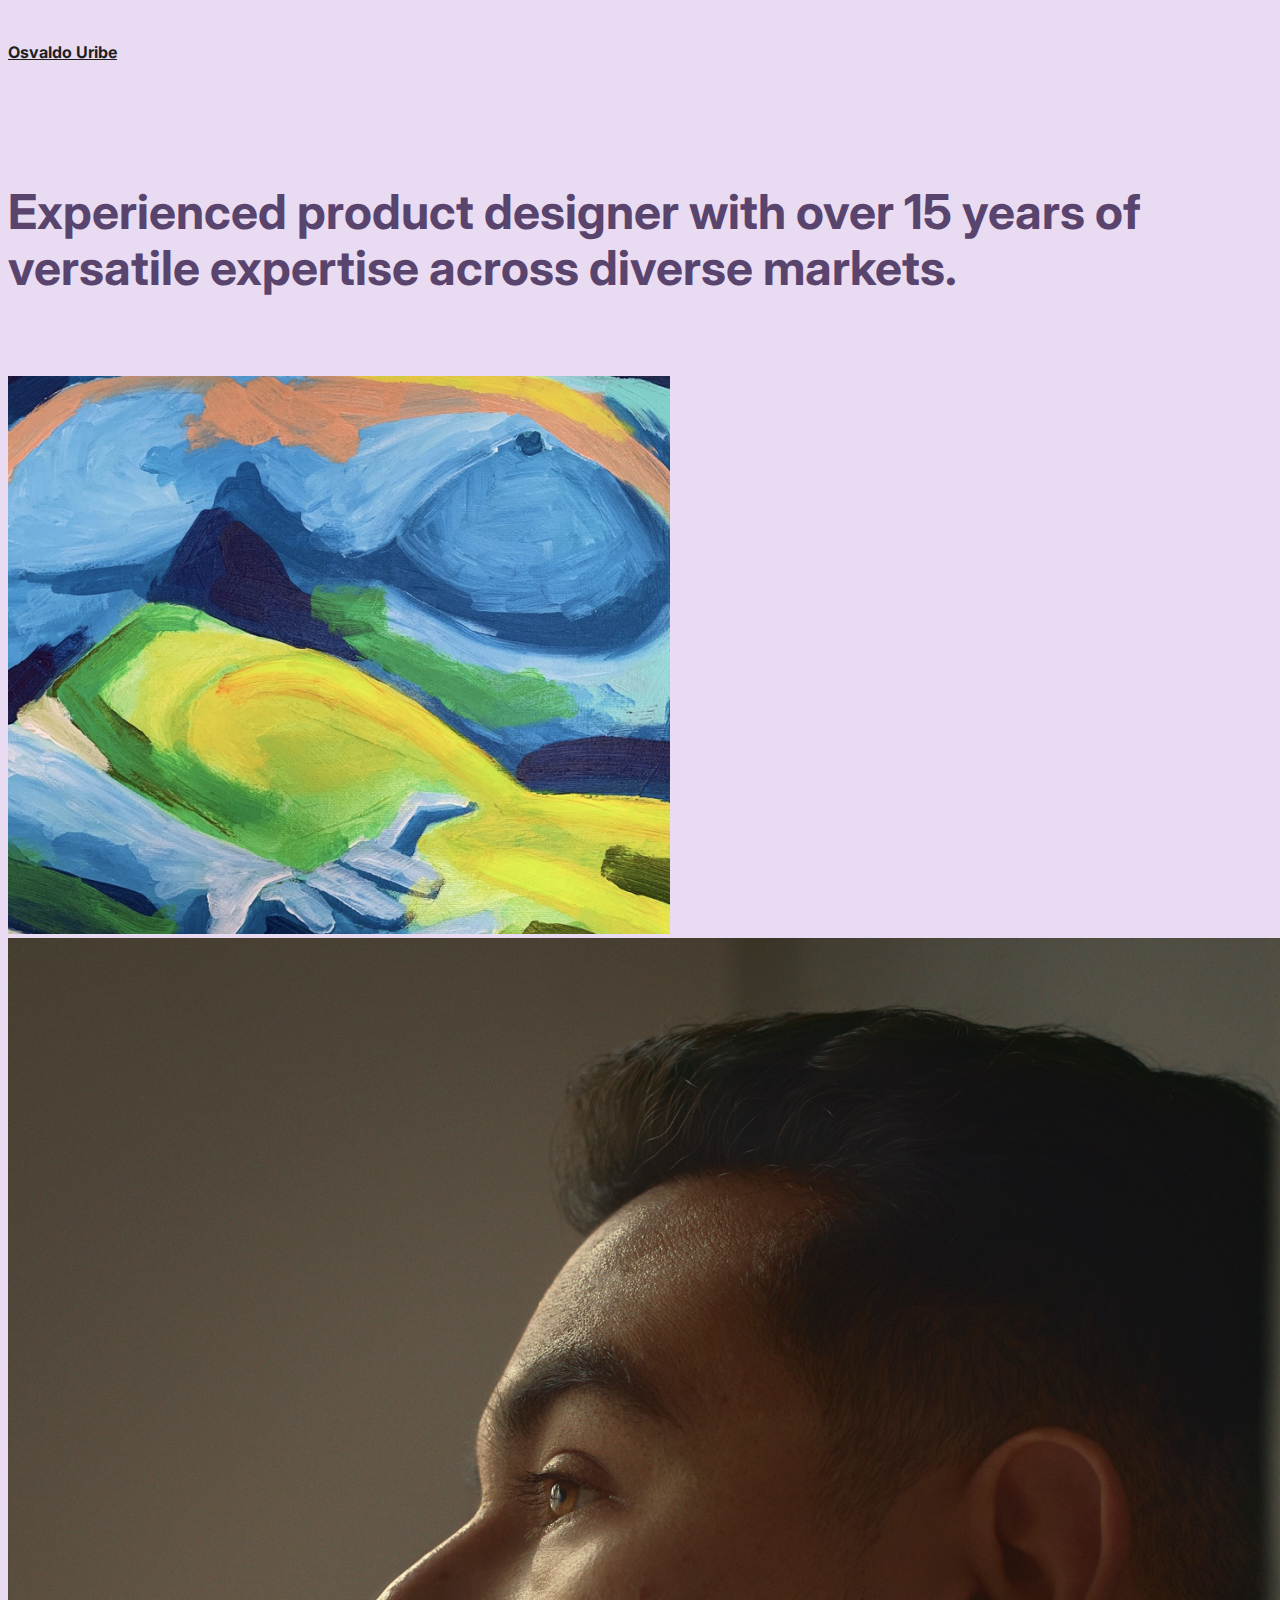
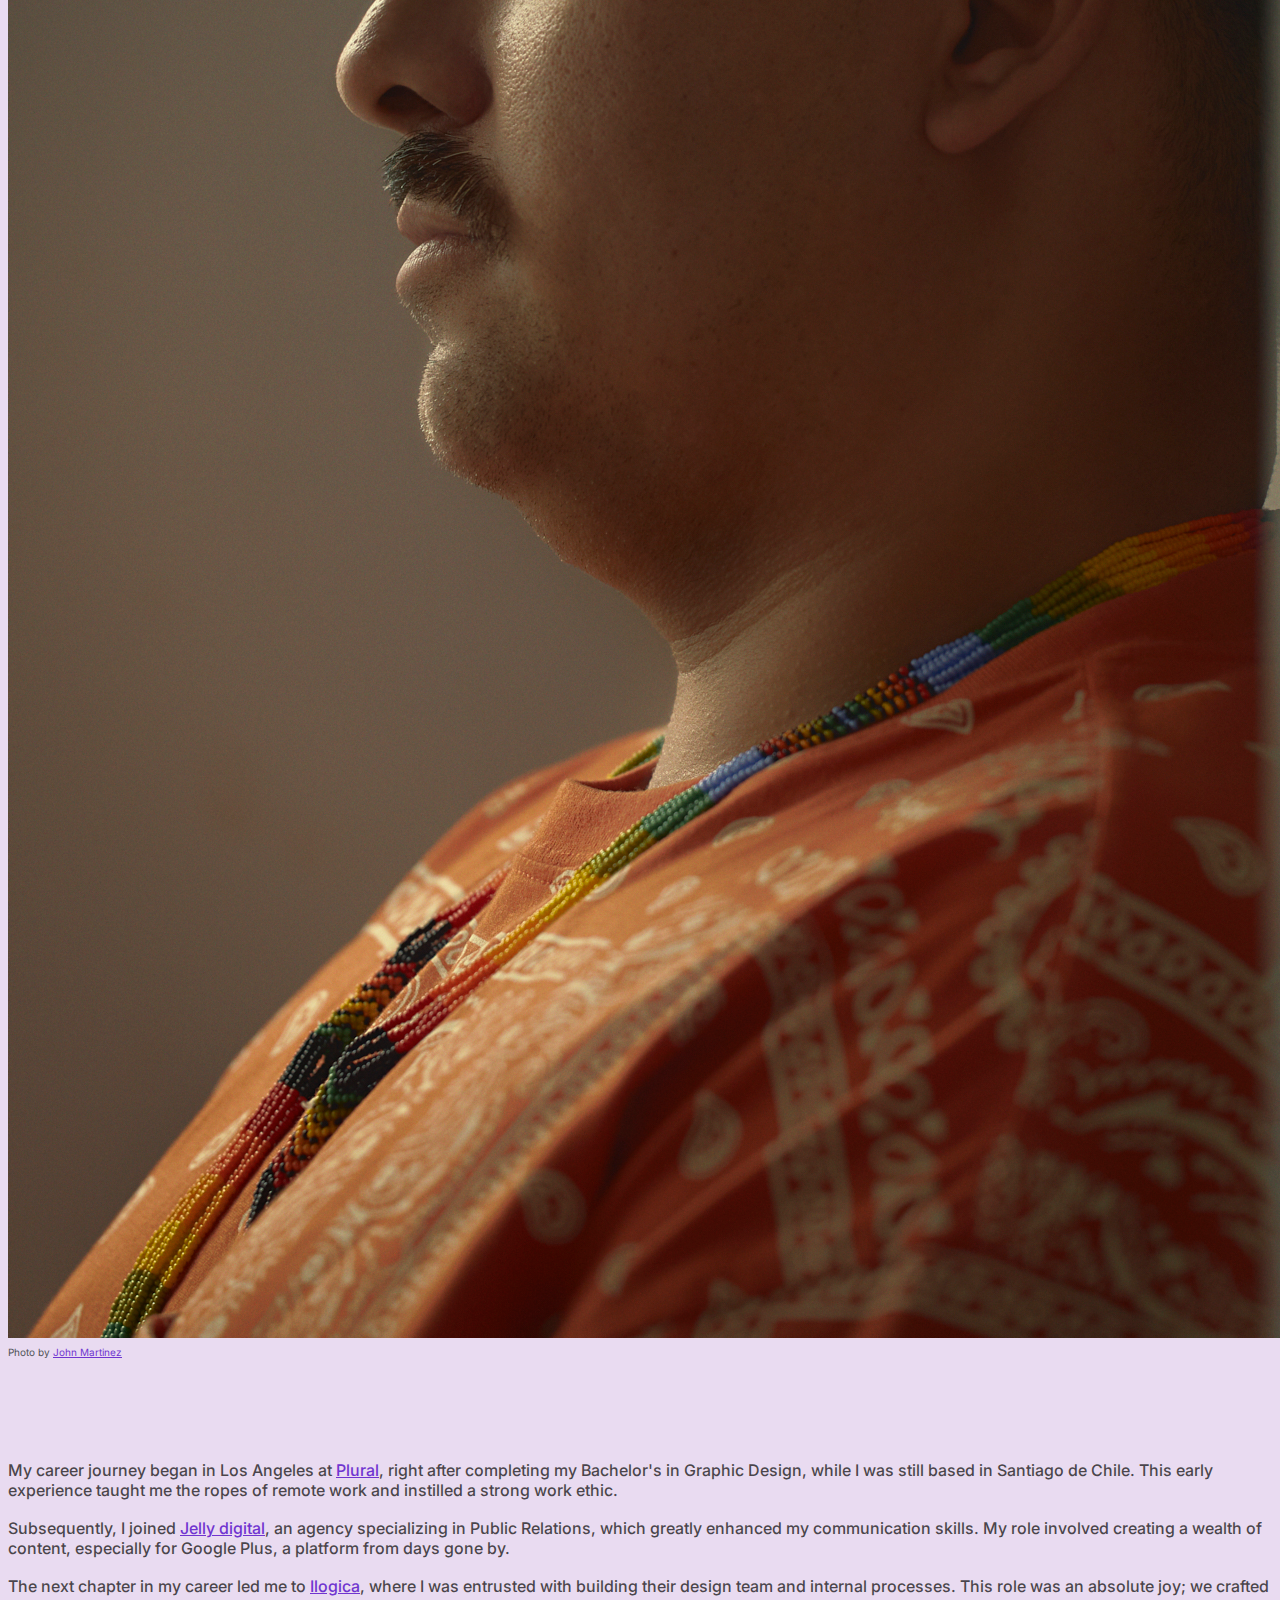
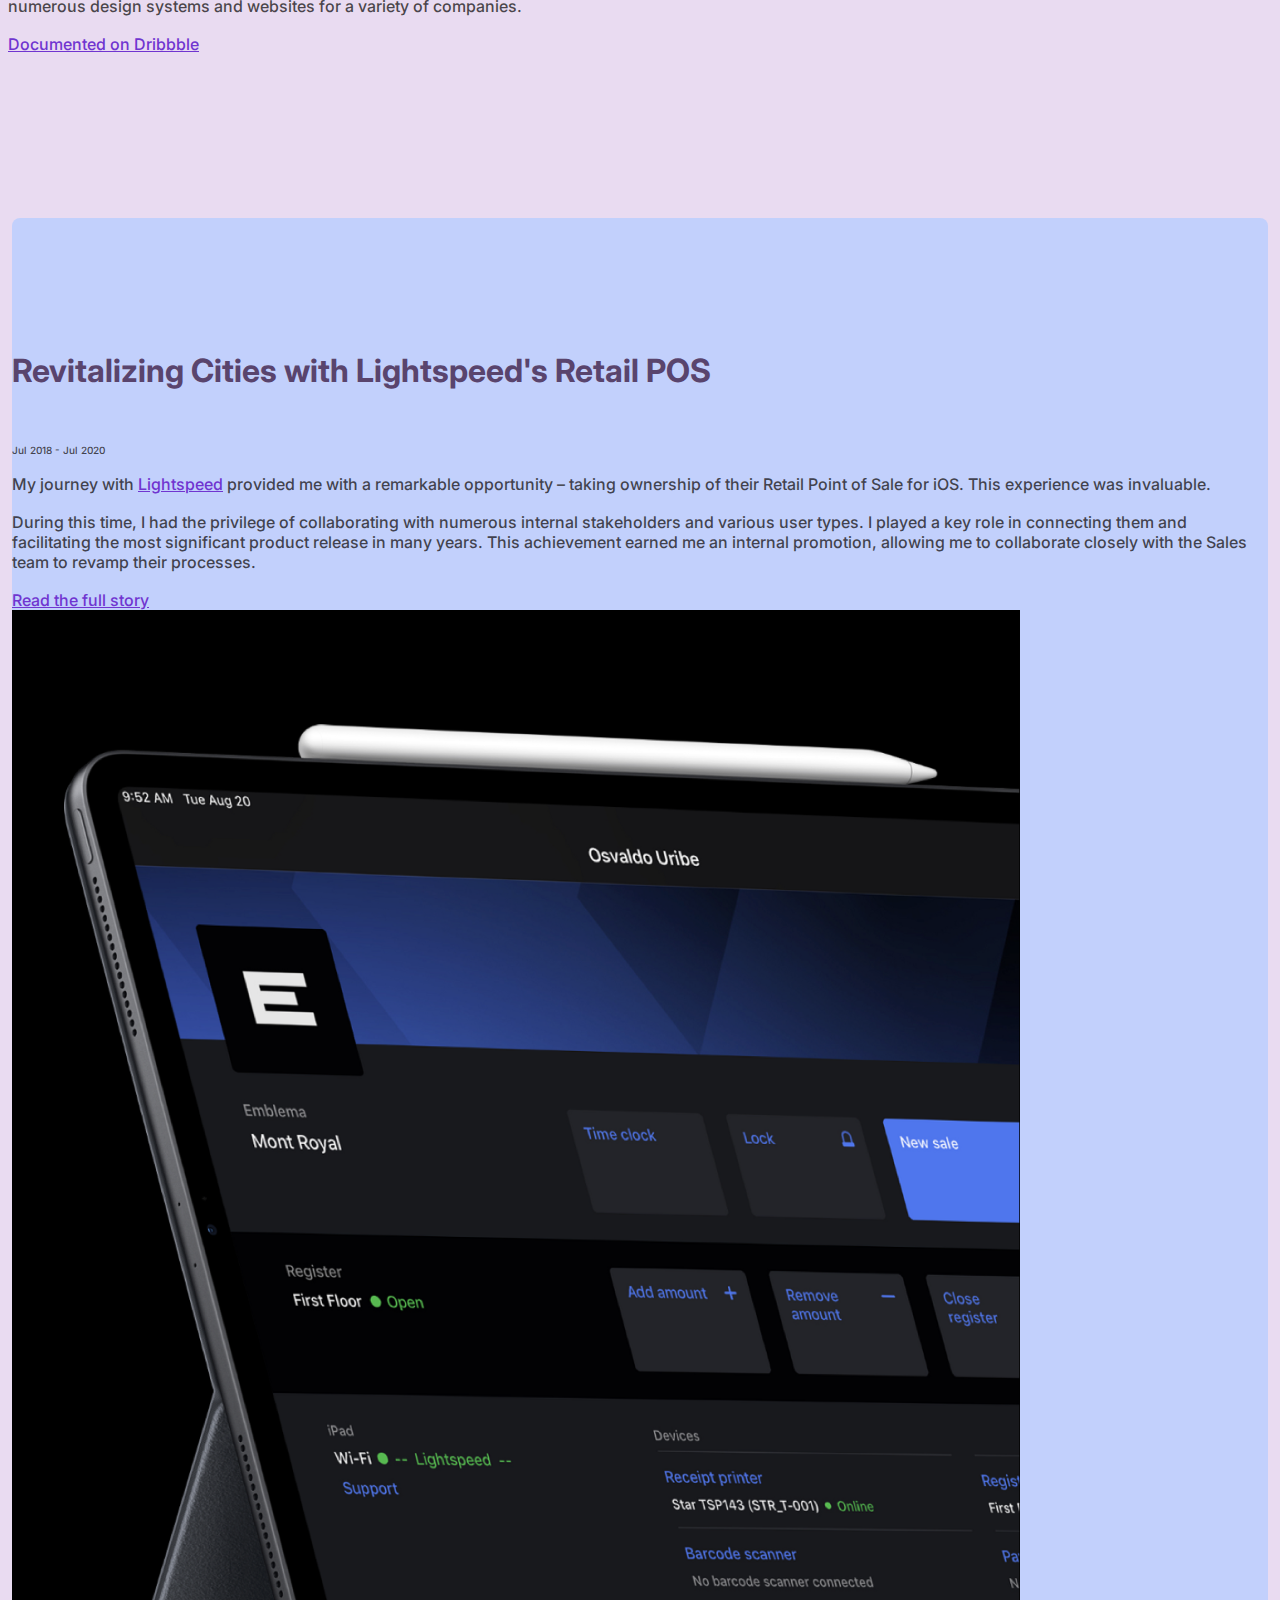
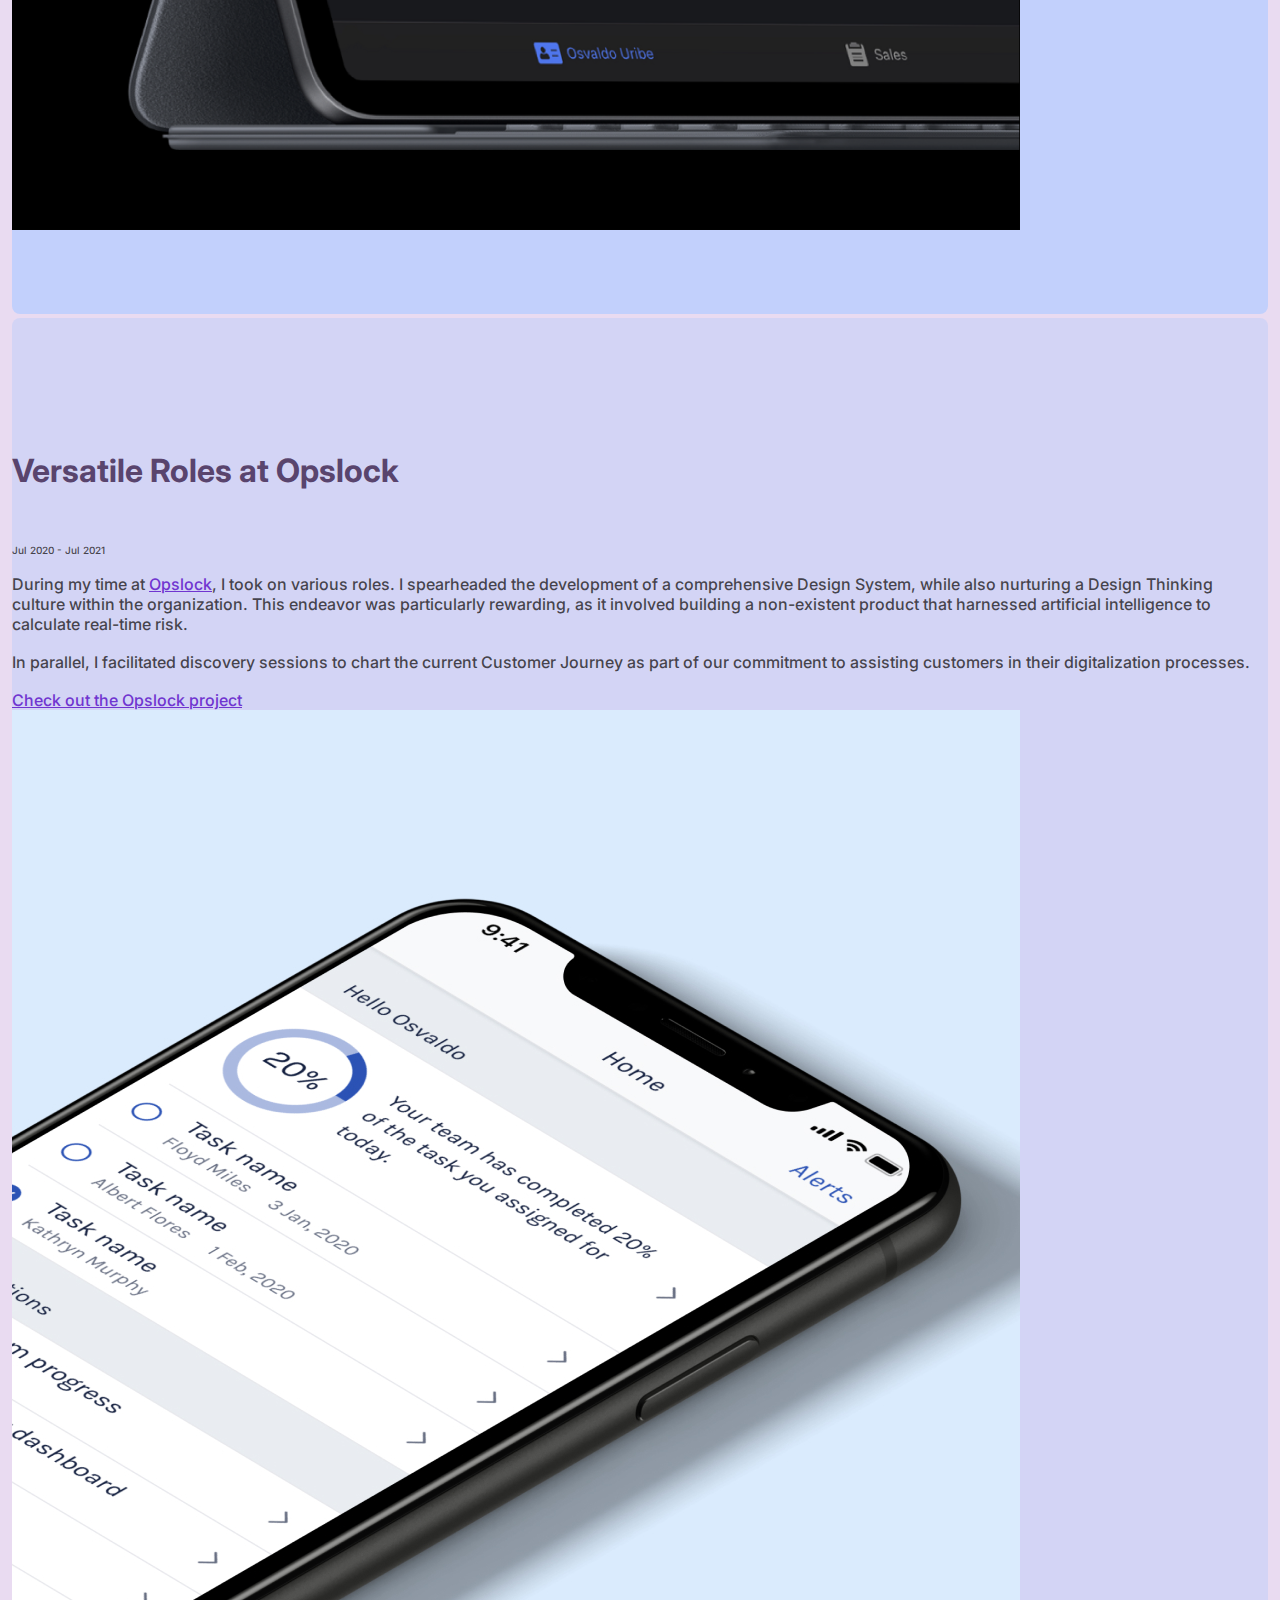
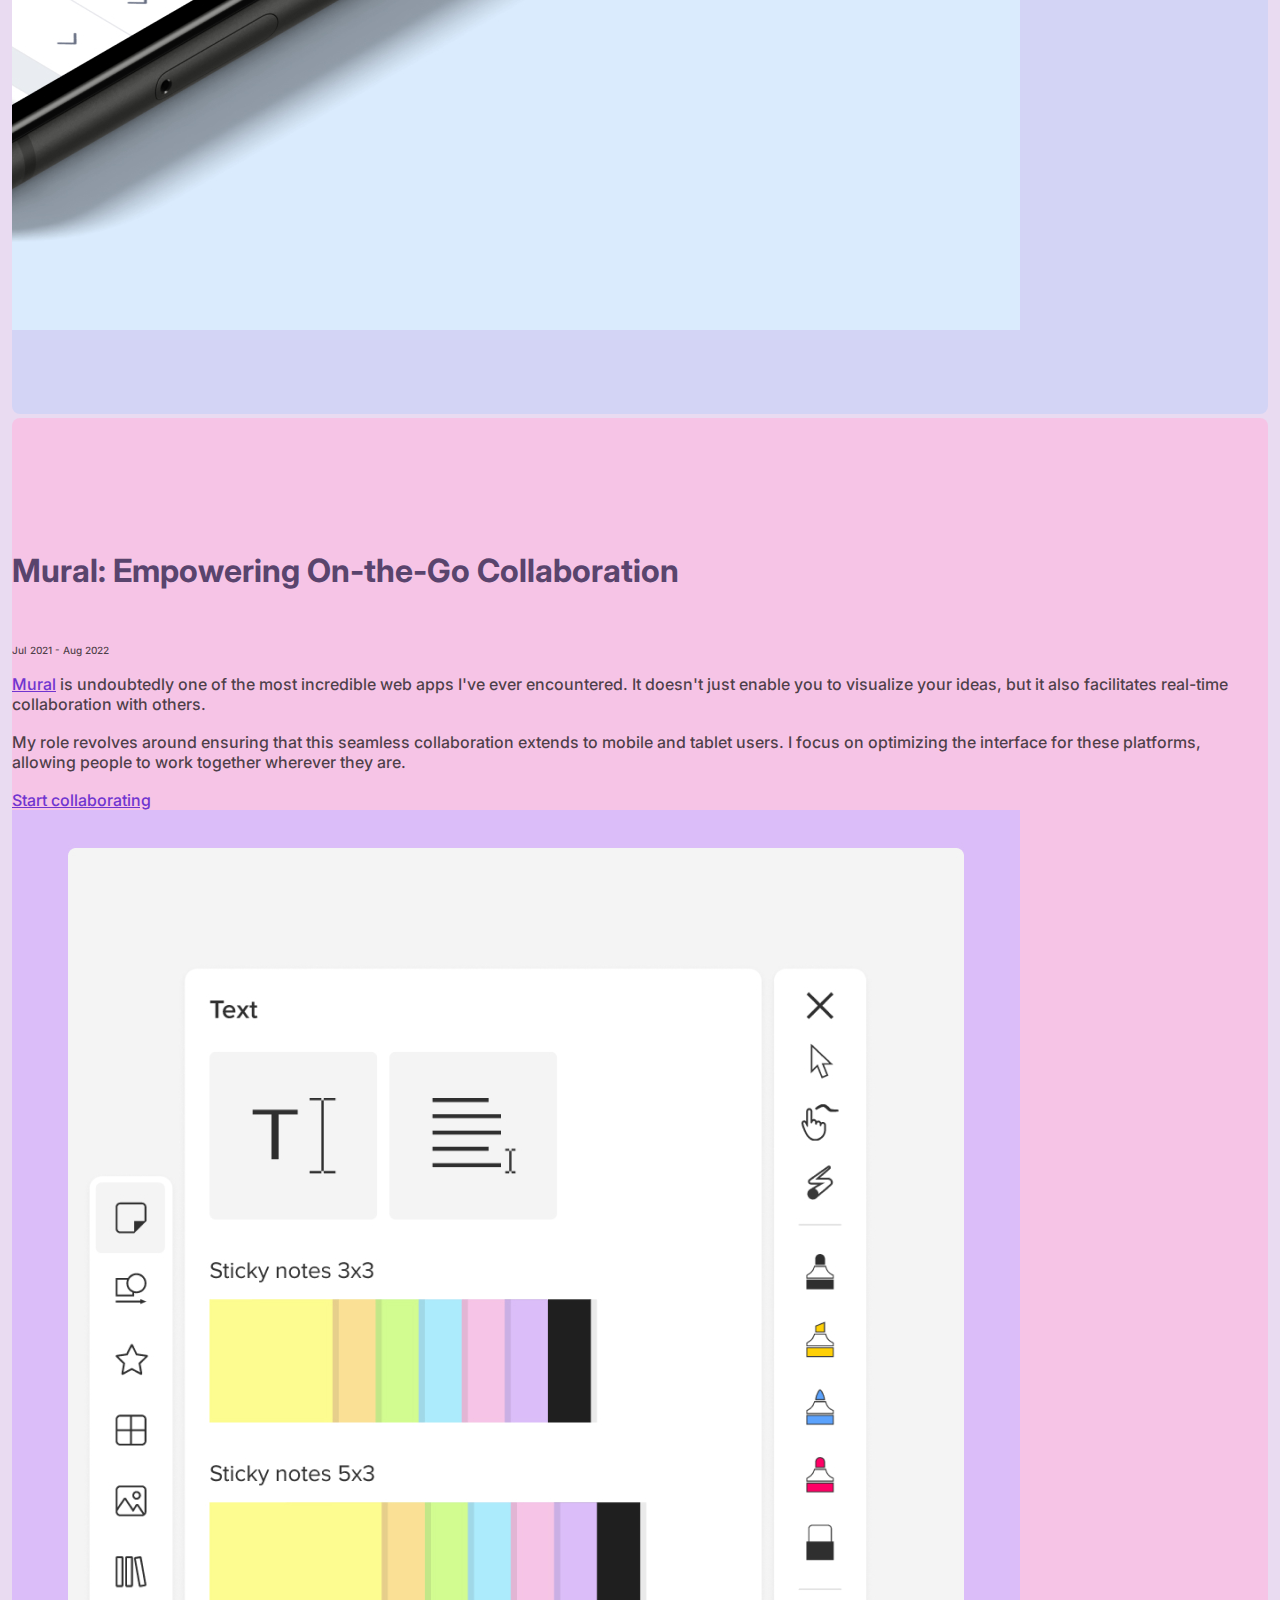
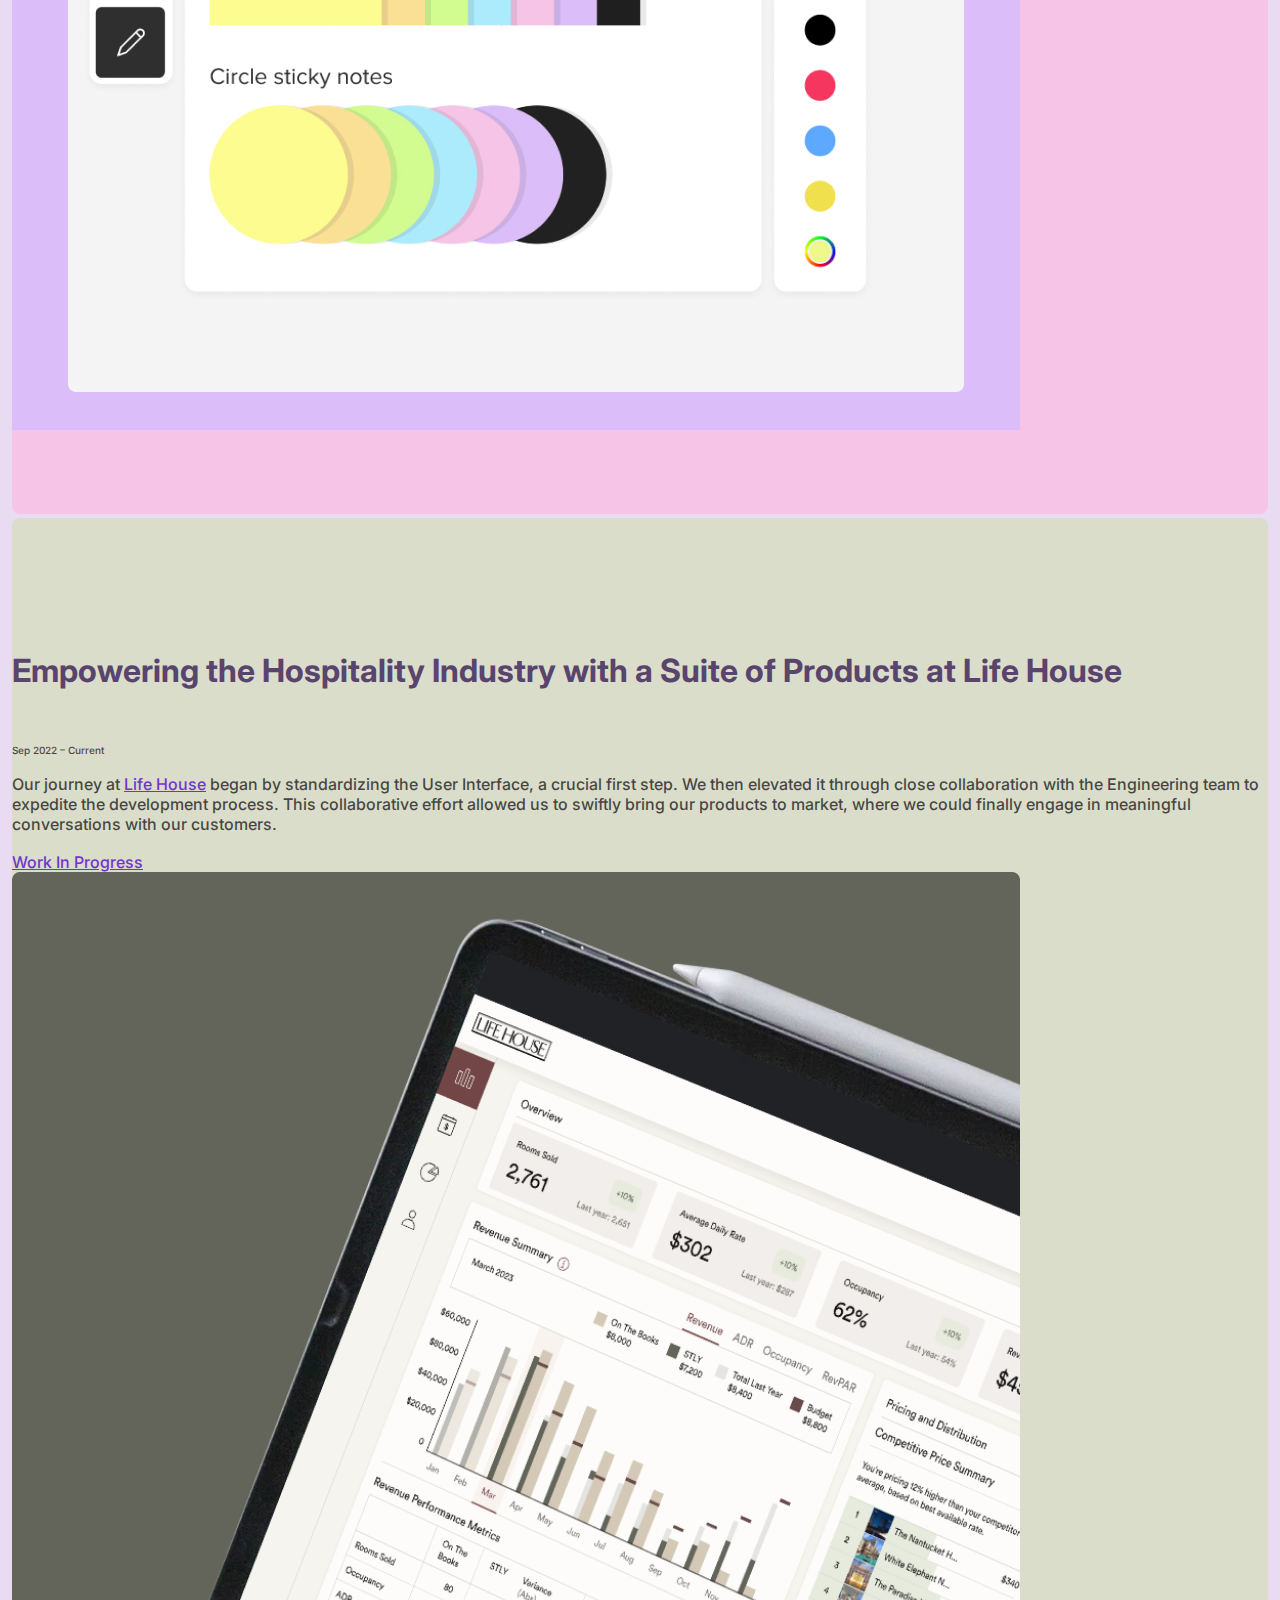
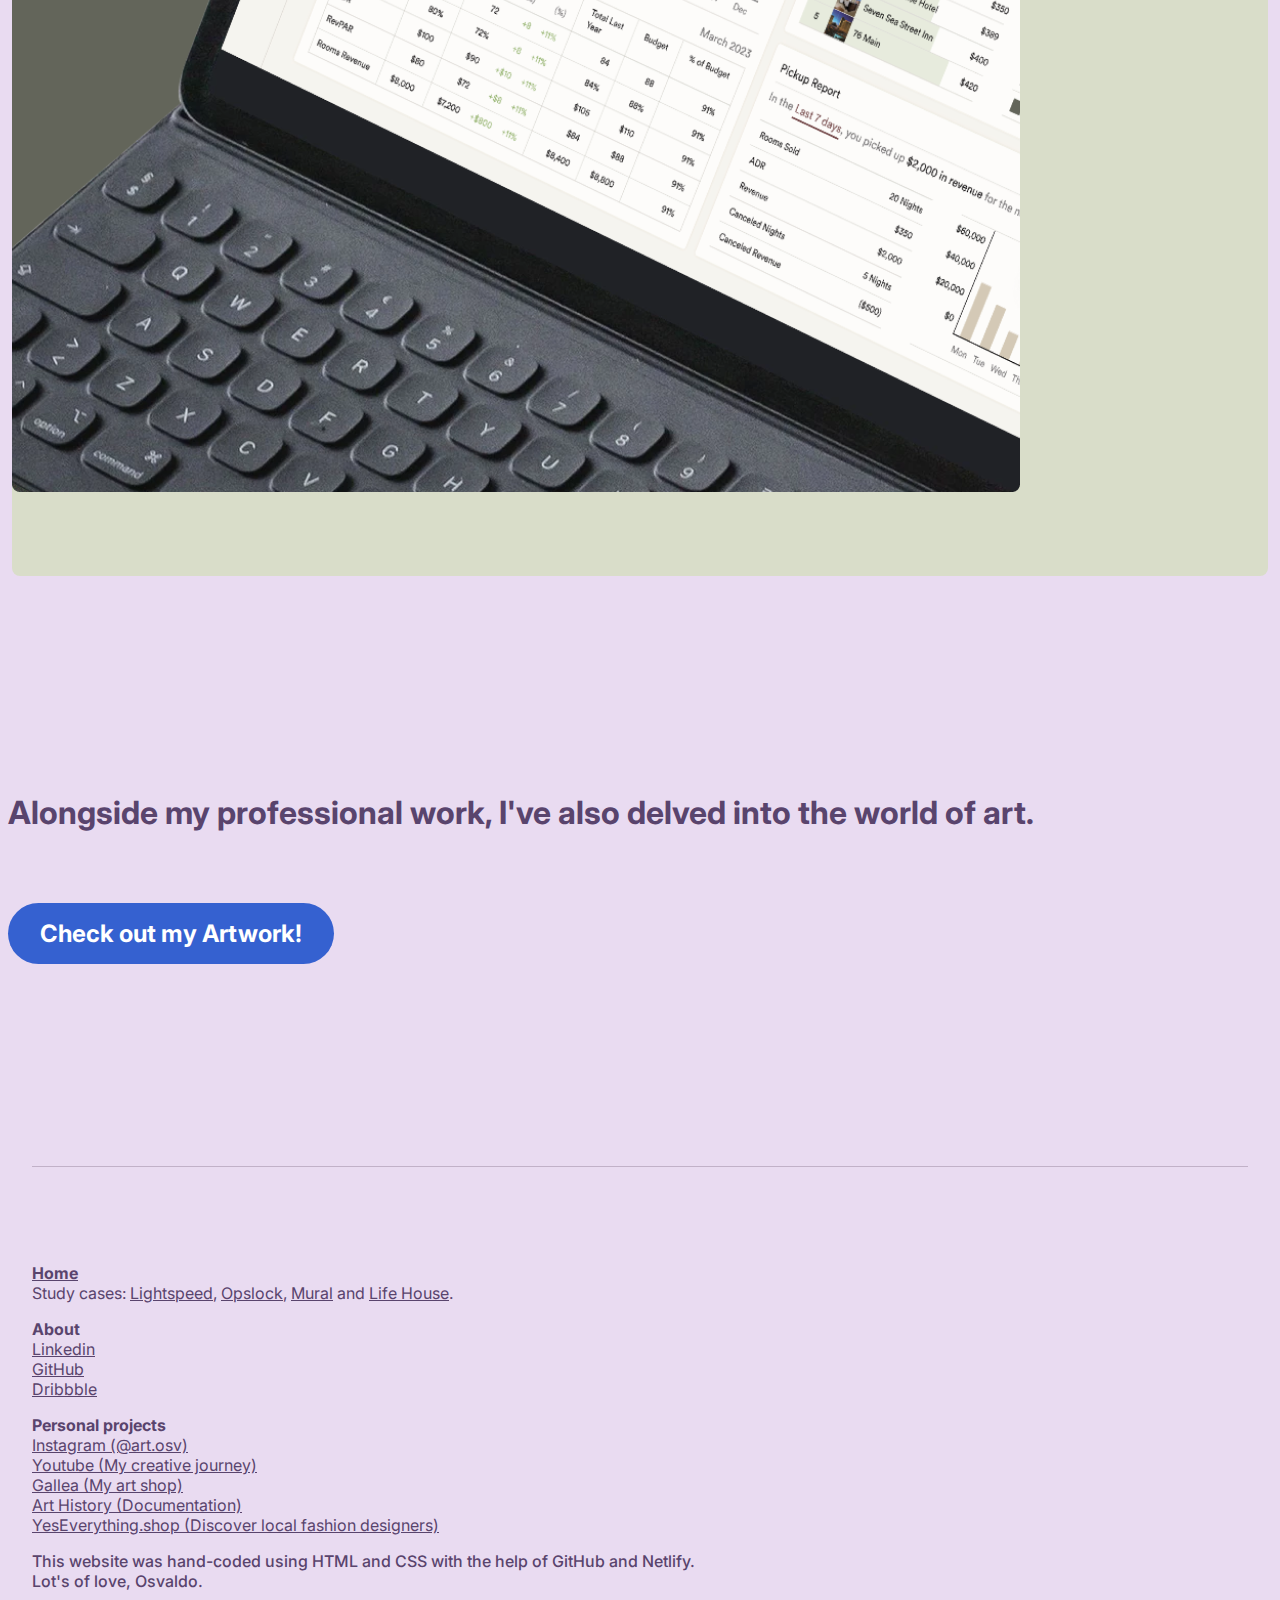
<file: index.html>
<!DOCTYPE html>
<html lang="en">
  <head>
    <meta charset="utf-8">
    <meta name="viewport" content="width=device-width, initial-scale=1, shrink-to-fit=no">
	<title>Osvaldo Uribe Escobar – Product Designer</title>
    <!-- Bootstrap CSS -->
    <link rel="stylesheet" href="https://maxcdn.bootstrapcdn.com/bootstrap/4.0.0-beta.2/css/bootstrap.min.css" integrity="sha384-PsH8R72JQ3SOdhVi3uxftmaW6Vc51MKb0q5P2rRUpPvrszuE4W1povHYgTpBfshb" crossorigin="anonymous">
    <!-- Custom Style -->
	<link rel="stylesheet" href="style.css?=v6">
  </head>
  <body>
	<header class="container">
		<div class="row">
			<div id="brand" class="col-md-6">
				<h1><a href="index.html">Osvaldo Uribe</a></h1>
			</div>
			<div id="navigation" class="col-md-6">
				<ul>
					<!--<li><a href="services.html">Services</a>-->
					<!-- <li><a href="about.html">About</a> -->
				</ul>
			</div>
		</div>
	</header>
	
	<section class="container">
		<div class="row">
			<div class="col-lg-10 col-md-12">
				<h2>Experienced product designer with over 15 years of versatile expertise across diverse markets.</h2>
			</div>
		</div>
		<div class="row">
			<div class="col-md-4">	
				<img src="img/paint-1.png" class="rounded img-fluid d-none d-lg-block">
			</div>
			<div class="col-lg-6 offset-lg-2 col-md-8 offset-md-4">
				<img src="img/portrait-osvaldo.jpg" class="rounded img-fluid">
				<figcaption>Photo by <a href="https://www.instagram.com/johnmartinezphotos/">John Martinez</a></figcaption>
			</div>
		</div>
		<div class="row project">
			<div class="col-lg-6 col-md-12">
				<p>My career journey began in Los Angeles at <a href="https://designcodedeploy.com">Plural</a>, right after completing my Bachelor's in Graphic Design, while I was still based in Santiago de Chile. This early experience taught me the ropes of remote work and instilled a strong work ethic.</p>
				<p>Subsequently, I joined <a href="https://www.jelly.cl">Jelly digital</a>, an agency specializing in Public Relations, which greatly enhanced my communication skills. My role involved creating a wealth of content, especially for Google Plus, a platform from days gone by.</p>
				<p>The next chapter in my career led me to <a href="https://www.ilogica.cl">Ilogica</a>, where I was entrusted with building their design team and internal processes. This role was an absolute joy; we crafted numerous design systems and websites for a variety of companies.</p>
				<a href="https://dribbble.com/osvaldouribe" class="cta-secondary">Documented on Dribbble</a>
			</div>
		</div>
	</section><!--Section-->
    
    <div style="background:#C2D0FC; margin:4px; border-radius:8px;">
	<section class="container">
		<div class="row">
			<div class="col-lg-4 col-md-6 col-sm-12">
				<h5>Revitalizing Cities with Lightspeed's Retail POS</h5>
				<p class="timeline">Jul 2018 - Jul 2020</p>
                <p>My journey with <a href="https://www.lightspeedhq.com">Lightspeed</a> provided me with a remarkable opportunity – taking ownership of their Retail Point of Sale for iOS. This experience was invaluable.

				<p>During this time, I had the privilege of collaborating with numerous internal stakeholders and various user types. I played a key role in connecting them and facilitating the most significant product release in many years. This achievement earned me an internal promotion, allowing me to collaborate closely with the Sales team to revamp their processes.</p>
                
				<a href="lightspeed.html" class="cta-secondary">Read the full story</a>
			</div>
			<div class="col-lg-6 offset-lg-2 col-md-6">
				<img src="img/project-lightspeed.png" class="rounded img-fluid">
			</div>
		</div>
	</section>
	</div><!--Project-->
	
    <div style="background:#D3D4F5; margin:4px; border-radius:8px;">
	<section class="container">
		<div class="row">
			<div class="col-lg-4 col-md-6 col-sm-12">
				<h5>Versatile Roles at Opslock</h5>
				<p class="timeline">Jul 2020 - Jul 2021</p>
                <p>During my time at <a href="https://www.opslock.com">Opslock</a>, I took on various roles. I spearheaded the development of a comprehensive Design System, while also nurturing a Design Thinking culture within the organization. This endeavor was particularly rewarding, as it involved building a non-existent product that harnessed artificial intelligence to calculate real-time risk.</p>

				<p>In parallel, I facilitated discovery sessions to chart the current Customer Journey as part of our commitment to assisting customers in their digitalization processes.</p>
				<a href="opslock.html" class="cta-secondary">Check out the Opslock project</a>
			</div>
			<div class="col-lg-6 offset-lg-2 col-md-6">
				<img src="img/project-opslock.jpg" class="rounded img-fluid">
			</div>
		</div>
	</section>
	</div><!--Project-->
	
    <div style="background:#F6C4E6; margin:4px; border-radius:8px;">
	<section class="container">
		<div class="row">
			<div class="col-lg-4 col-md-6 col-sm-12">
				<h5>Mural: Empowering On-the-Go Collaboration</h5>
				<p class="timeline">Jul 2021 - Aug 2022</p>
				<p><a href="https://www.mural.co">Mural</a> is undoubtedly one of the most incredible web apps I've ever encountered. It doesn't just enable you to visualize your ideas, but it also facilitates real-time collaboration with others.</p>
                <p>My role revolves around ensuring that this seamless collaboration extends to mobile and tablet users. I focus on optimizing the interface for these platforms, allowing people to work together wherever they are.</p>
				<a href="mural.html" class="cta-secondary">Start collaborating</a>
			</div>
			<div class="col-lg-6 offset-lg-2 col-md-6">
				<img src="img/project-mural.jpg" class="rounded img-fluid">
			</div>
		</div>
	</section>
	</div><!--Project-->
	
	<div style="background:#D9DDC9; margin:4px; border-radius:8px;">
	<section class="container">
		<div class="row">
			<div class="col-lg-4 col-md-6 col-sm-12">
				<h5>Empowering the Hospitality Industry with a Suite of Products at Life House</h5>
				<p class="timeline">Sep 2022 – Current</p>
				<p>Our journey at <a href="https://www.life-house.com">Life House</a> began by standardizing the User Interface, a crucial first step. We then elevated it through close collaboration with the Engineering team to expedite the development process. This collaborative effort allowed us to swiftly bring our products to market, where we could finally engage in meaningful conversations with our customers.</p>
				<a href="lifehouse.html" class="cta-secondary">Work In Progress</a>
			</div>
			<div class="col-lg-6 offset-lg-2 col-md-6">
				<img src="img/project-lifehouse.png" class="rounded img-fluid">
			</div>
		</div>
	</section>
	</div><!--Project-->
	
	<section class="container">
		<div class="row project">
			<div class="col-md-8">
				<h5>Alongside my professional work, I've also delved into the world of art.</h5>
                <a href="https://www.instagram.com/art.osv/" target="_blank" class="cta-main">Check out my Artwork!</a>
			</div>
		</div><!--Project-->
	</section>
	
	<footer class="fluid-container">
	<section class="container">
		<div class="row">
			<div class="col-md-3">
				<ul>
					<li><a href="index.html">Home</a></li>
					<li>Study cases: <a href="lightspeed.html">Lightspeed</a>, <a href="opslock.html">Opslock</a>, <a href="mural.html">Mural</a> and <a href="lifehouse.html">Life House</a>.</li>
				</ul>
				<!--<ul>
					<li><a href="services.html">Services</a></li>
					<li>All my services are available in a subscription based fashion.</li>
				</ul>-->
				<ul>
					<li>About</li>
					<li><a href="https://www.linkedin.com/in/osvaldouribe/" target="_blank">Linkedin</a></li>
					<li><a href="https://github.com/osvaldouribe" target="_blank">GitHub</a></li>
					<li><a href="https://dribbble.com/osvaldouribe" target="_blank">Dribbble</a></li>
				</ul>
			</div>
			<div class="col-md-3 offset-md-1">
				<ul>
					<li>Personal projects</li>
					<li><a href="https://www.instagram.com/art.osv/" target="_blank">Instagram (@art.osv)</a></li>
					<li><a href="https://www.youtube.com/@osvaldouribe" target="_blank">Youtube (My creative journey)</a></li>
					<li><a href="https://www.gallea.ca/en/artists/osv" target="_blank">Gallea (My art shop)</a></li>
					<li><a href="https://artosv.netlify.app" target="_blank">Art History (Documentation)</a></li>
					<li><a href="https://yeseverything.shop" target="_blank">YesEverything.shop (Discover local fashion designers)</a></li>				</ul>
			</div>
			<div class="col-md-3 offset-md-2">
				<p>This website was hand-coded using HTML and CSS with the help of GitHub and Netlify.</br>
				Lot's of love, Osvaldo.</p>
			</div>
		</div><!--row-->
	</section>
</footer>
  </body>
</html>
</file>
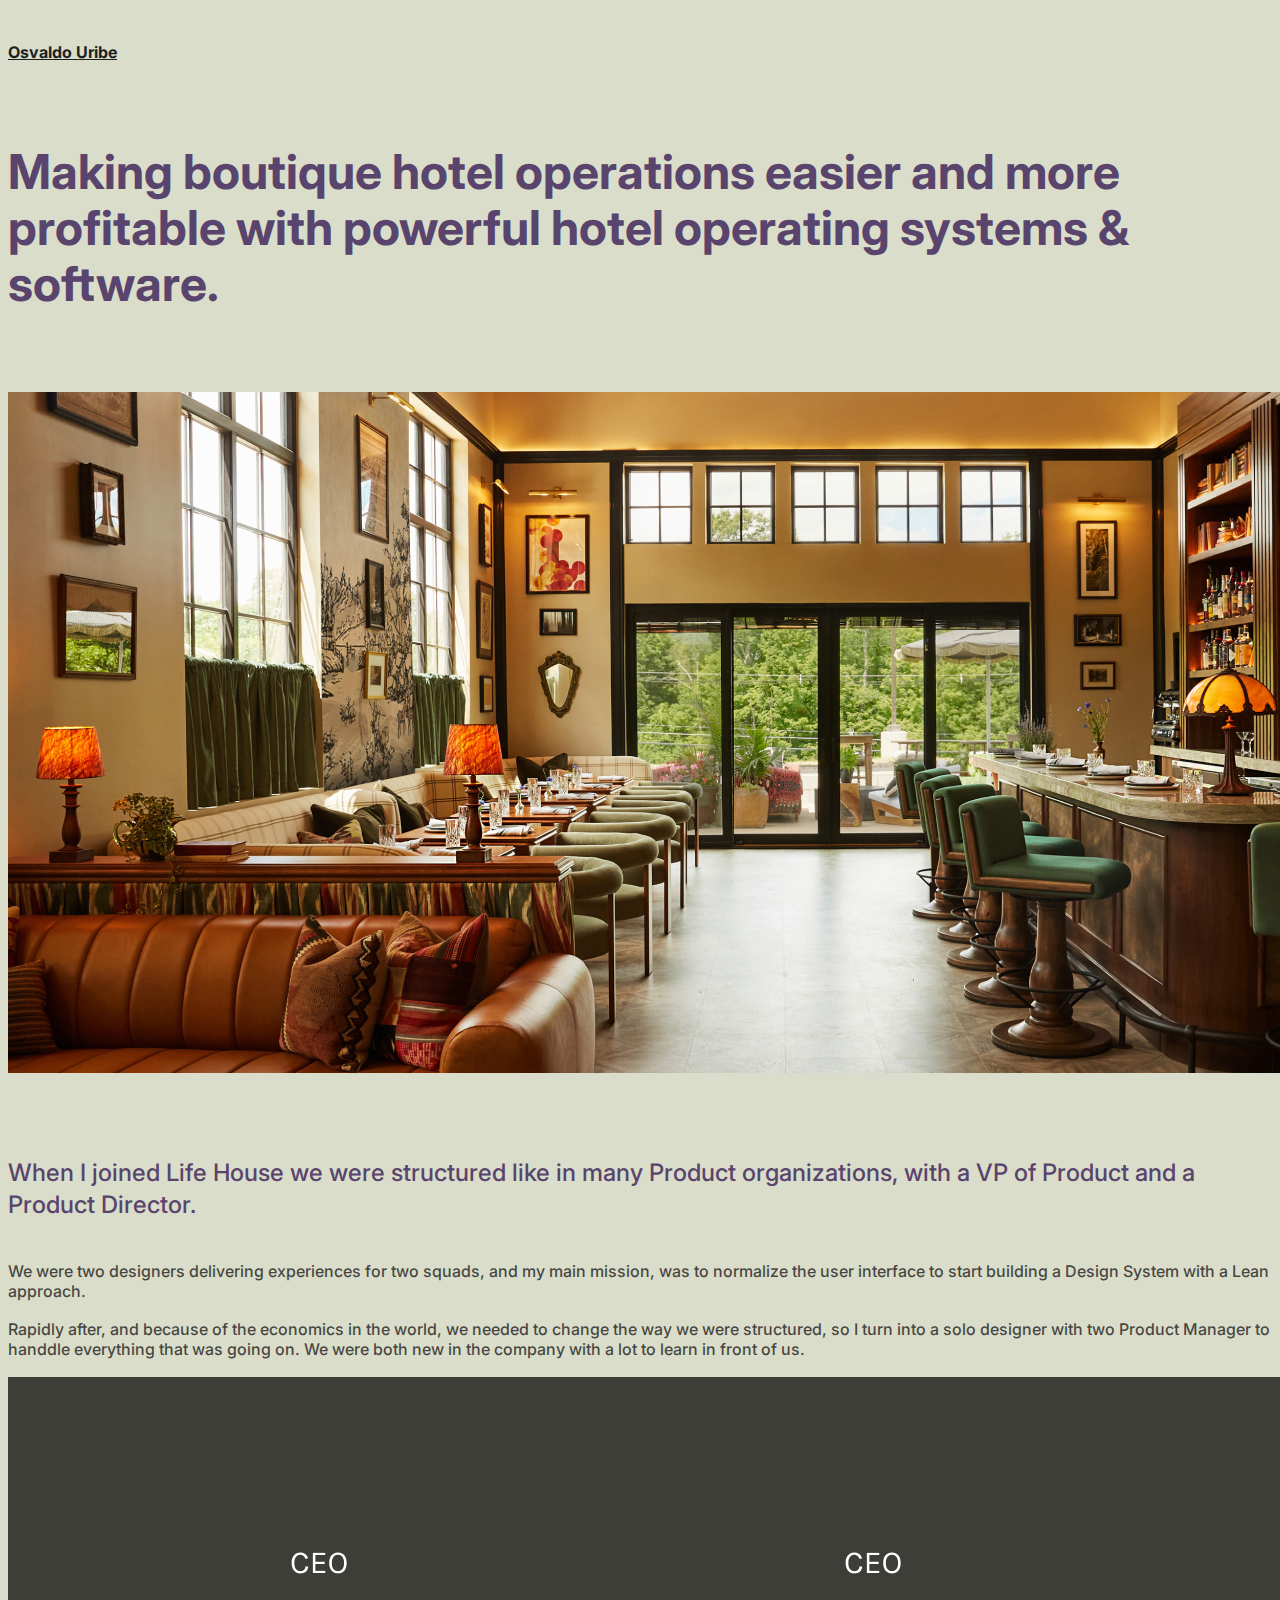
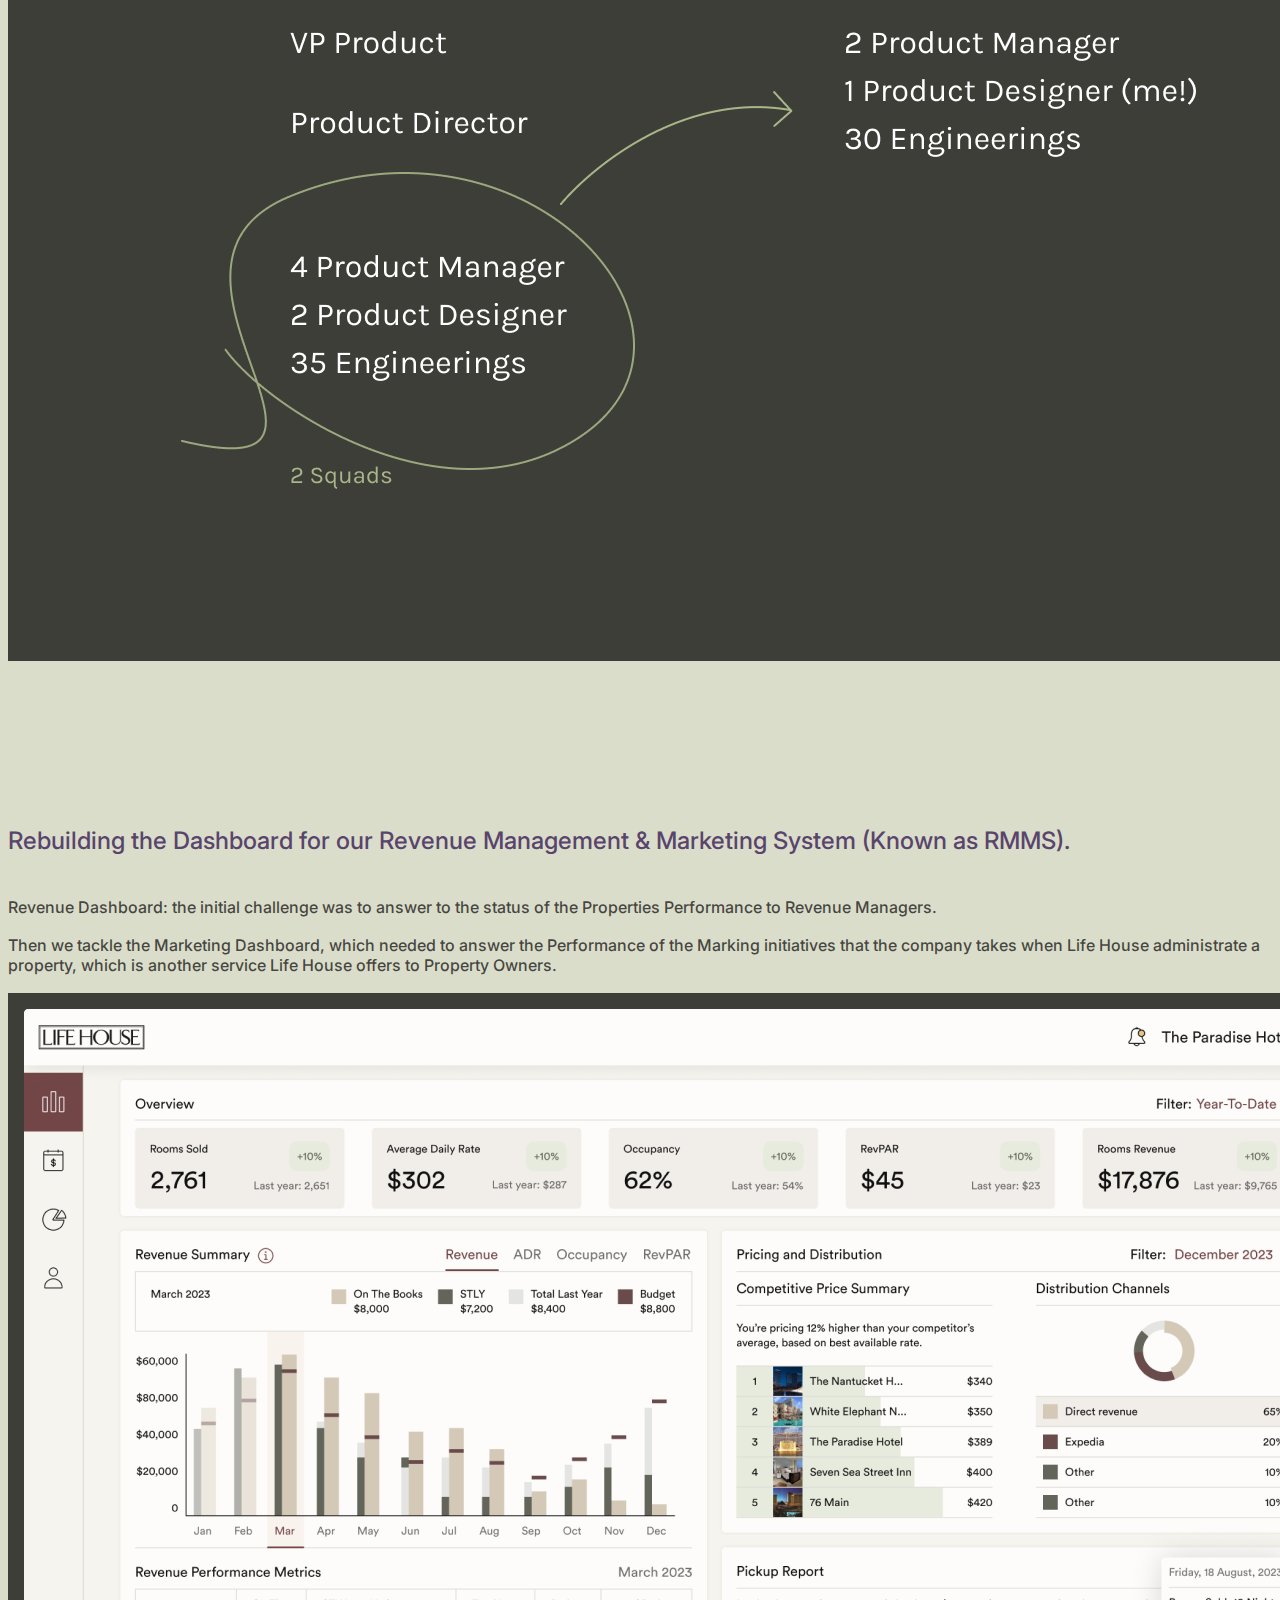
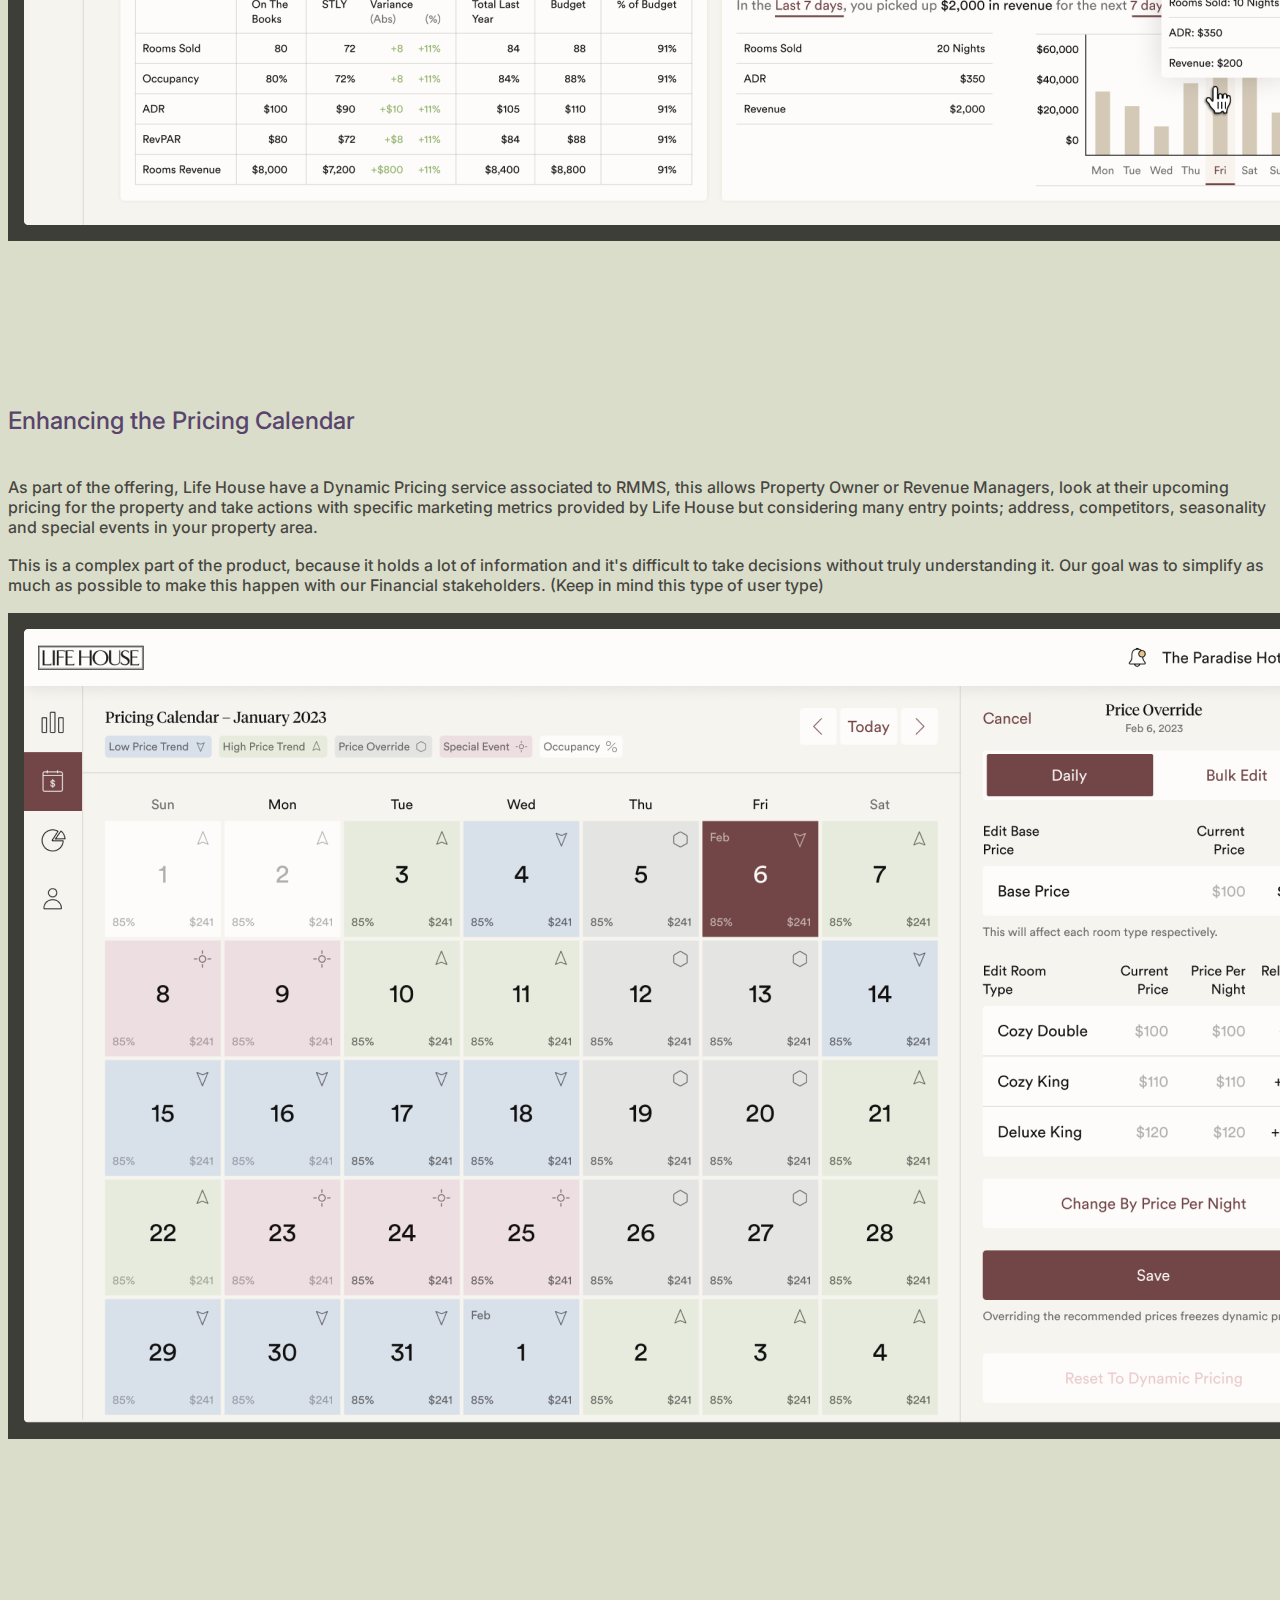
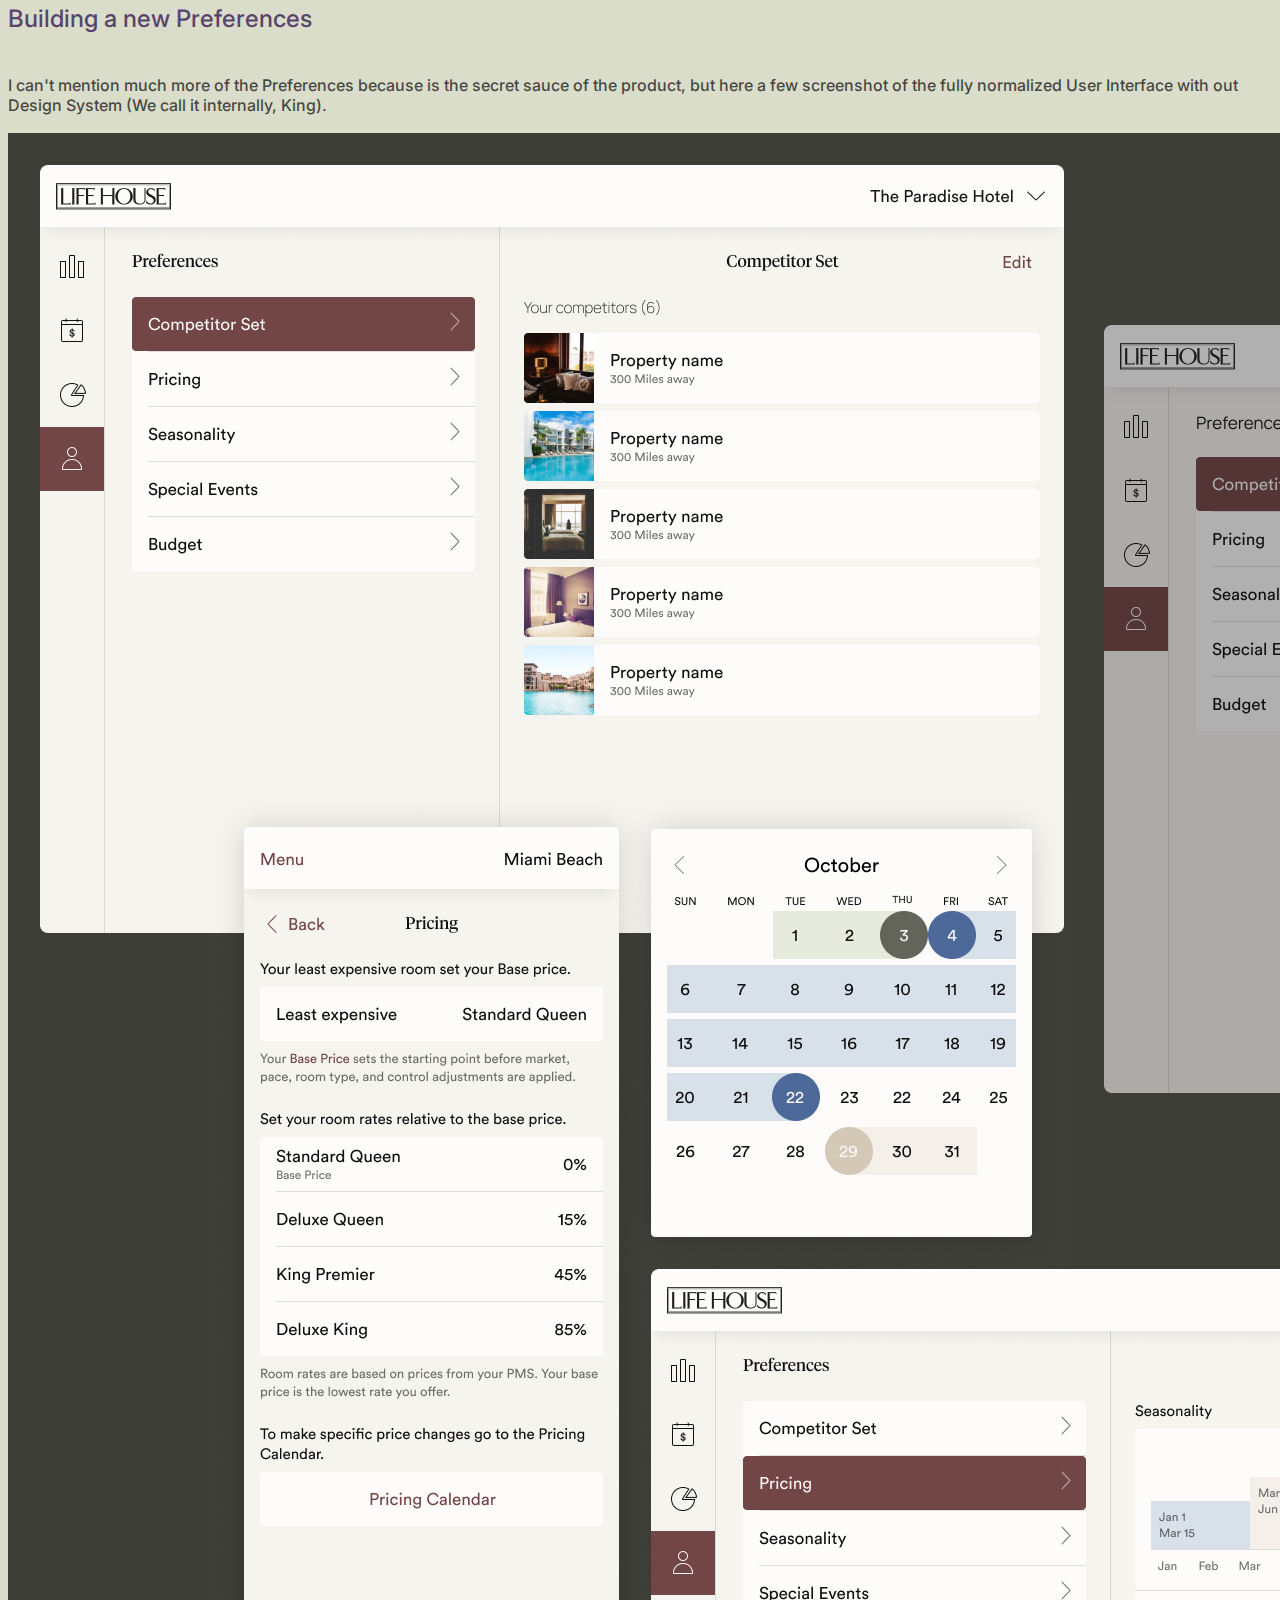
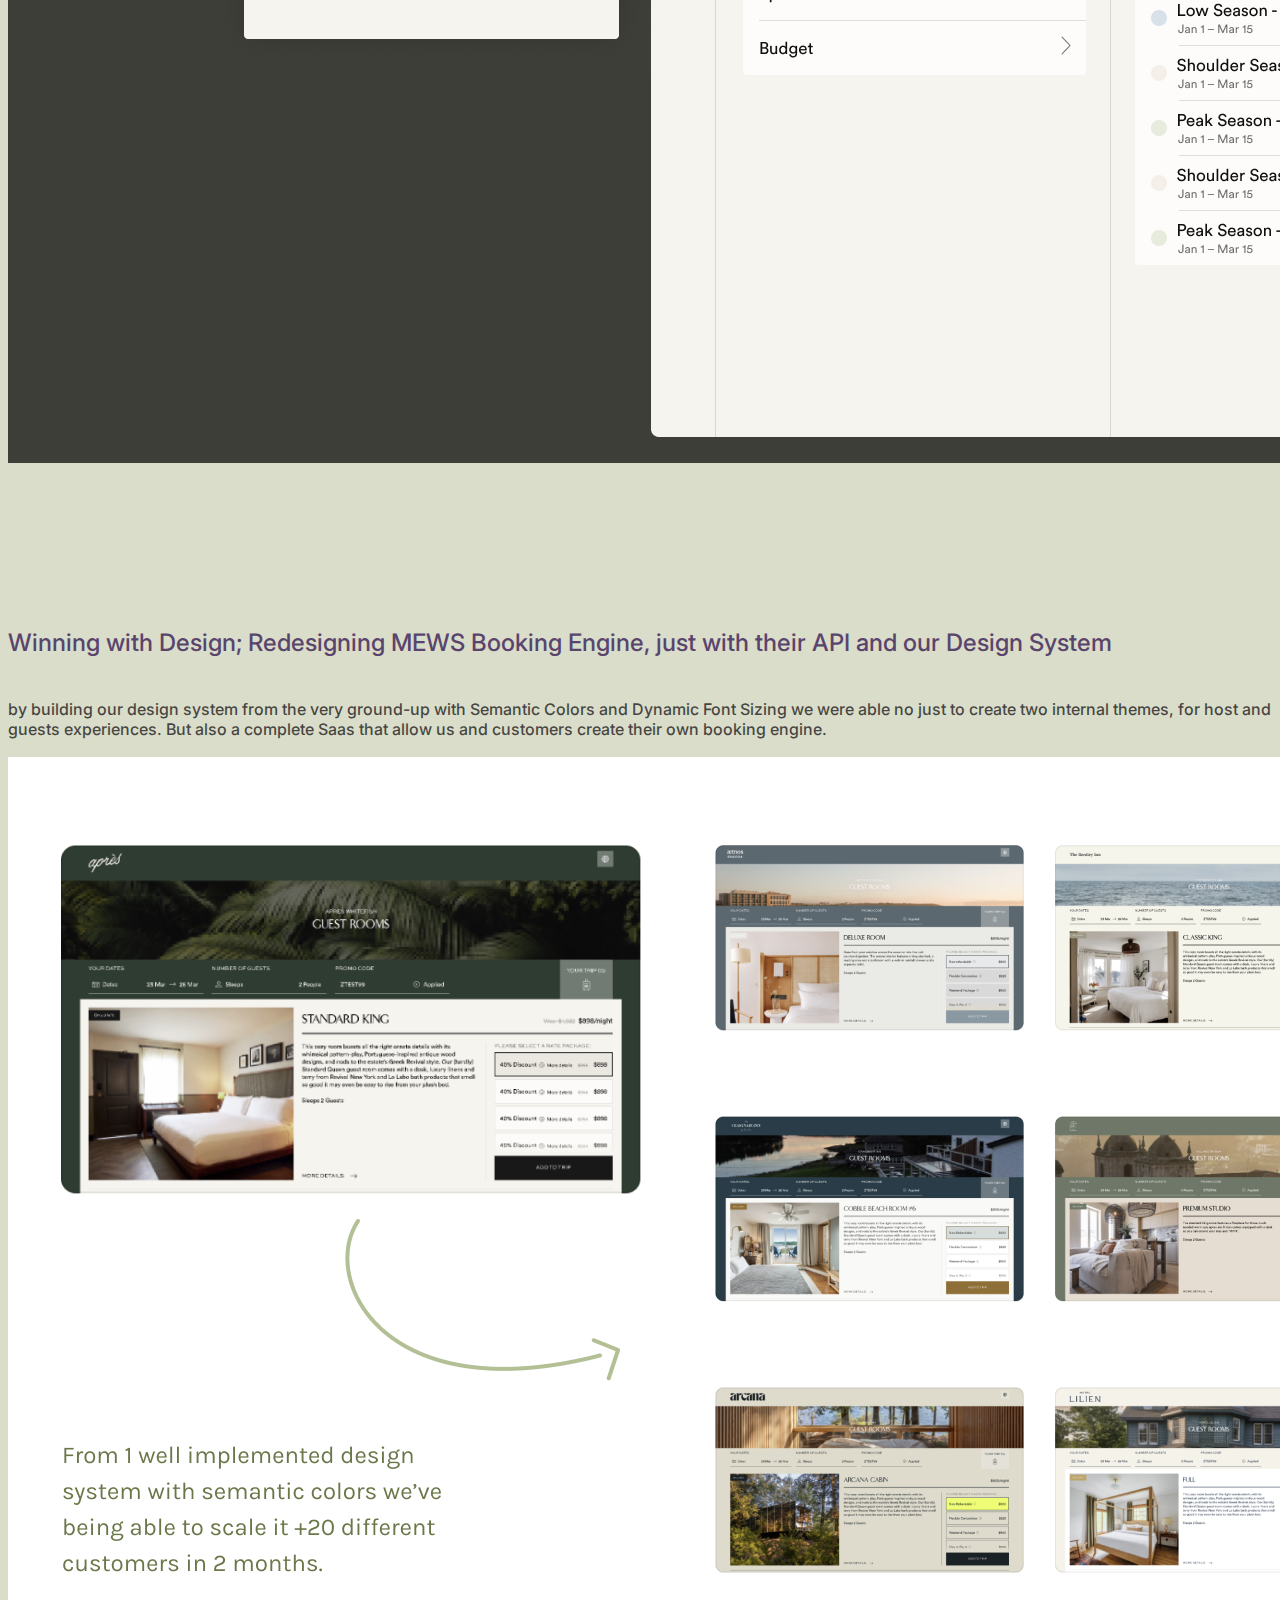
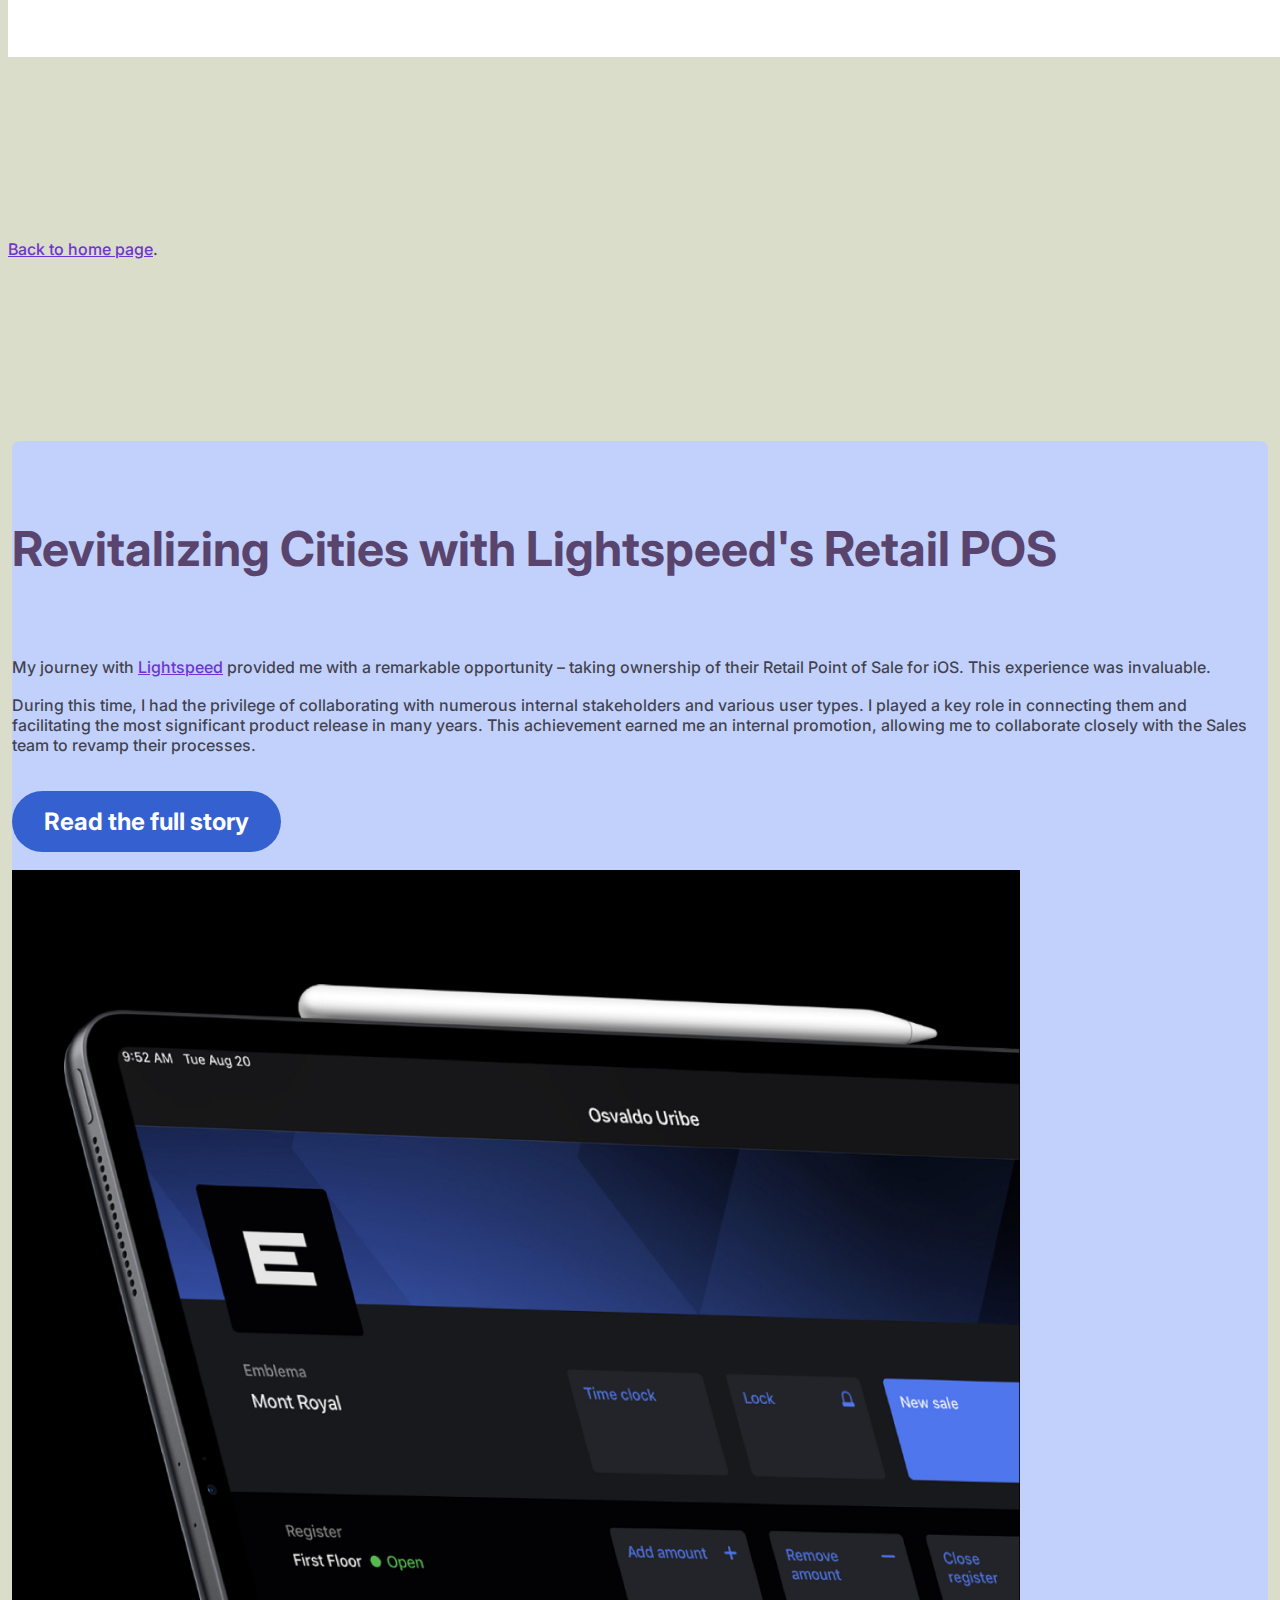
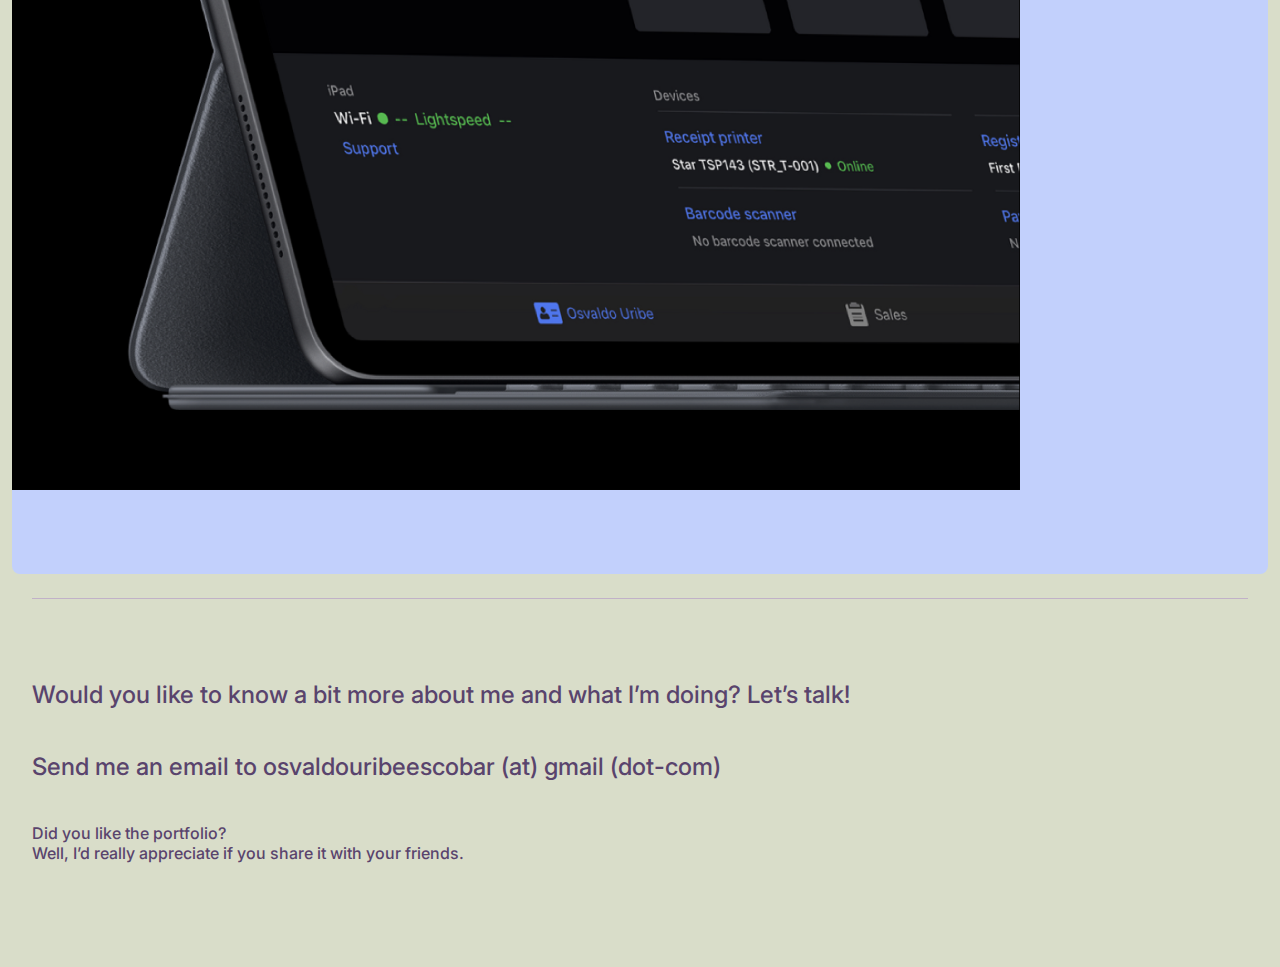
<file: lifehouse.html>
<!DOCTYPE html>
<html lang="en">
  <head>
    <meta charset="utf-8">
    <meta name="viewport" content="width=device-width, initial-scale=1, shrink-to-fit=no">
	<title>Osvaldo Uribe > LifeHouse</title>
    <!-- Bootstrap CSS -->
    <link rel="stylesheet" href="https://maxcdn.bootstrapcdn.com/bootstrap/4.0.0-beta.2/css/bootstrap.min.css" integrity="sha384-PsH8R72JQ3SOdhVi3uxftmaW6Vc51MKb0q5P2rRUpPvrszuE4W1povHYgTpBfshb" crossorigin="anonymous">
    <!-- Custom Style -->
	<link rel="stylesheet" href="style.css?=v1">
  </head>
  <body style="background:#D9DDC9;">
	<header class="container">
		<div class="row">
			<div class="col-md-12">
				<h1><a href="index.html">Osvaldo Uribe</a></h1>
			</div>
		</div>
	</header>
	
	<section class="container">
		<div class="row">
			<div class="col-md-12">
				<h2 class="text-center">Making boutique hotel operations easier and more profitable with powerful hotel operating systems & software.</h2>
				<img src="img/lifehouse/cover.jpg" class="rounded img-fluid">
			</div>
        </div>
        <div class="row project">
			<div class="col-md-4">
				<h3>When I joined Life House we were structured like in many Product organizations, with a VP of Product and a Product Director. </h3>
				<p>We were two designers delivering experiences for two squads, and my main mission, was to normalize the user interface to start building a Design System with a Lean approach.</p>
                <p>Rapidly after, and because of the economics in the world, we needed to change the way we were structured, so I turn into a solo designer with two Product Manager to handdle everything that was going on. We were both new in the company with a lot to learn in front of us.</p>
			</div>
			<div class="col-md-7 offset-md-1">
				<img src="img/lifehouse/team-structure.png" class="rounded img-fluid">
			</div>
        </div><!--row-->
        <div class="row project">
            <div class="col-md-4">
            	<h3>Rebuilding the Dashboard for our Revenue Management & Marketing System (Known as RMMS).</h3>
                <p>Revenue Dashboard: the initial challenge was to answer to the status of the Properties Performance to Revenue Managers.</p>
                <p>Then we tackle the Marketing Dashboard, which needed to answer the Performance of the Marking initiatives that the company takes when Life House administrate a property, which is another service Life House offers to Property Owners.</p>
            </div>
            <div class="col-md-7 offset-md-1">
                <img src="img/lifehouse/rmms.png" class="rounded img-fluid">
            </div>
        </div><!--row-->
        <div class="row project">
            <div class="col-md-4">
            	<h3>Enhancing the Pricing Calendar</h3>
                <p>As part of the offering, Life House have a Dynamic Pricing service associated to RMMS, this allows Property Owner or Revenue Managers, look at their upcoming pricing for the property and take actions with specific marketing metrics provided by Life House but considering many entry points; address, competitors, seasonality and special events in your property area.</p>
                <p>This is a complex part of the product, because it holds a lot of information and it's difficult to take decisions without truly understanding it. Our goal was to simplify as much as possible to make this happen with our Financial stakeholders. (Keep in mind this type of user type)</p>
            </div>
            <div class="col-md-7 offset-md-1">
                <img src="img/lifehouse/pricing-calendar.png" class="rounded img-fluid">
            </div>
        </div><!--row-->
        <div class="row project">
            <div class="col-md-8 offset-md-2">
                <h3>Building a new Preferences</h3>
                <p>I can't mention much more of the Preferences because is the secret sauce of the product, but here a few screenshot of the fully normalized User Interface with out Design System (We call it internally, King).</p>
		    </div>
            <div class="col-md-12">
                <img src="img/lifehouse/preferences.jpg" class="rounded img-fluid">
            </div>
        </div><!--row-->
        <div class="row project">
            <div class="col-md-8 offset-md-2">
                <h3>Winning with Design; Redesigning MEWS Booking Engine, just with their API and our Design System</h3>
                <p>by building our design system from the very ground-up with Semantic Colors and Dynamic Font Sizing we were able no just to create two internal themes, for host and guests experiences. But also a complete Saas that allow us and customers create their own booking engine.</p>
		    </div>
            <div class="col-md-12">
                <img src="img/lifehouse/booking-engine.png" class="rounded img-fluid">
            </div>
        </div><!--row-->
   		<div class="row project">
			<div class="col-md-8">
				<p><a href="index.html">Back to home page</a>.</p>
			</div>
		</div><!--Row-->
	</section>
	
	<!--RELATED PROJECT-->
	<div style="background:#C2D0FC; margin:4px; border-radius:8px;">
	<section class="container">
		<div class="row">
			<div class="col-md-4 col-sm-12">
				<h2>Revitalizing Cities with Lightspeed's Retail POS</h2>
				
				<p>My journey with <a href="https://www.lightspeedhq.com">Lightspeed</a> provided me with a remarkable opportunity – taking ownership of their Retail Point of Sale for iOS. This experience was invaluable.

				<p>During this time, I had the privilege of collaborating with numerous internal stakeholders and various user types. I played a key role in connecting them and facilitating the most significant product release in many years. This achievement earned me an internal promotion, allowing me to collaborate closely with the Sales team to revamp their processes.</p>
				
				<a href="lightspeed.html" class="cta-main">Read the full story</a>
			</div>
			<div class="col-md-6 offset-md-2">
				<img src="img/project-lightspeed.png" class="rounded img-fluid">
			</div>
		</div>
	</section>
	</div><!--Project-->
	
	<footer class="fluid-container">
		<section class="container">
			<div class="row">
				<div class="col-md-8">
					<h3>Would you like to know a bit more about me and what I’m doing? Let’s talk!</h3>
					<h3>Send me an email to osvaldouribeescobar (at) gmail (dot-com)</h3>
					<p>Did you like the portfolio?<br />
					Well, I’d really appreciate if you share it with your friends.</p>
				</div>
			</div><!--row-->
		</section>
	</footer>
  </body>
</html>
</file>
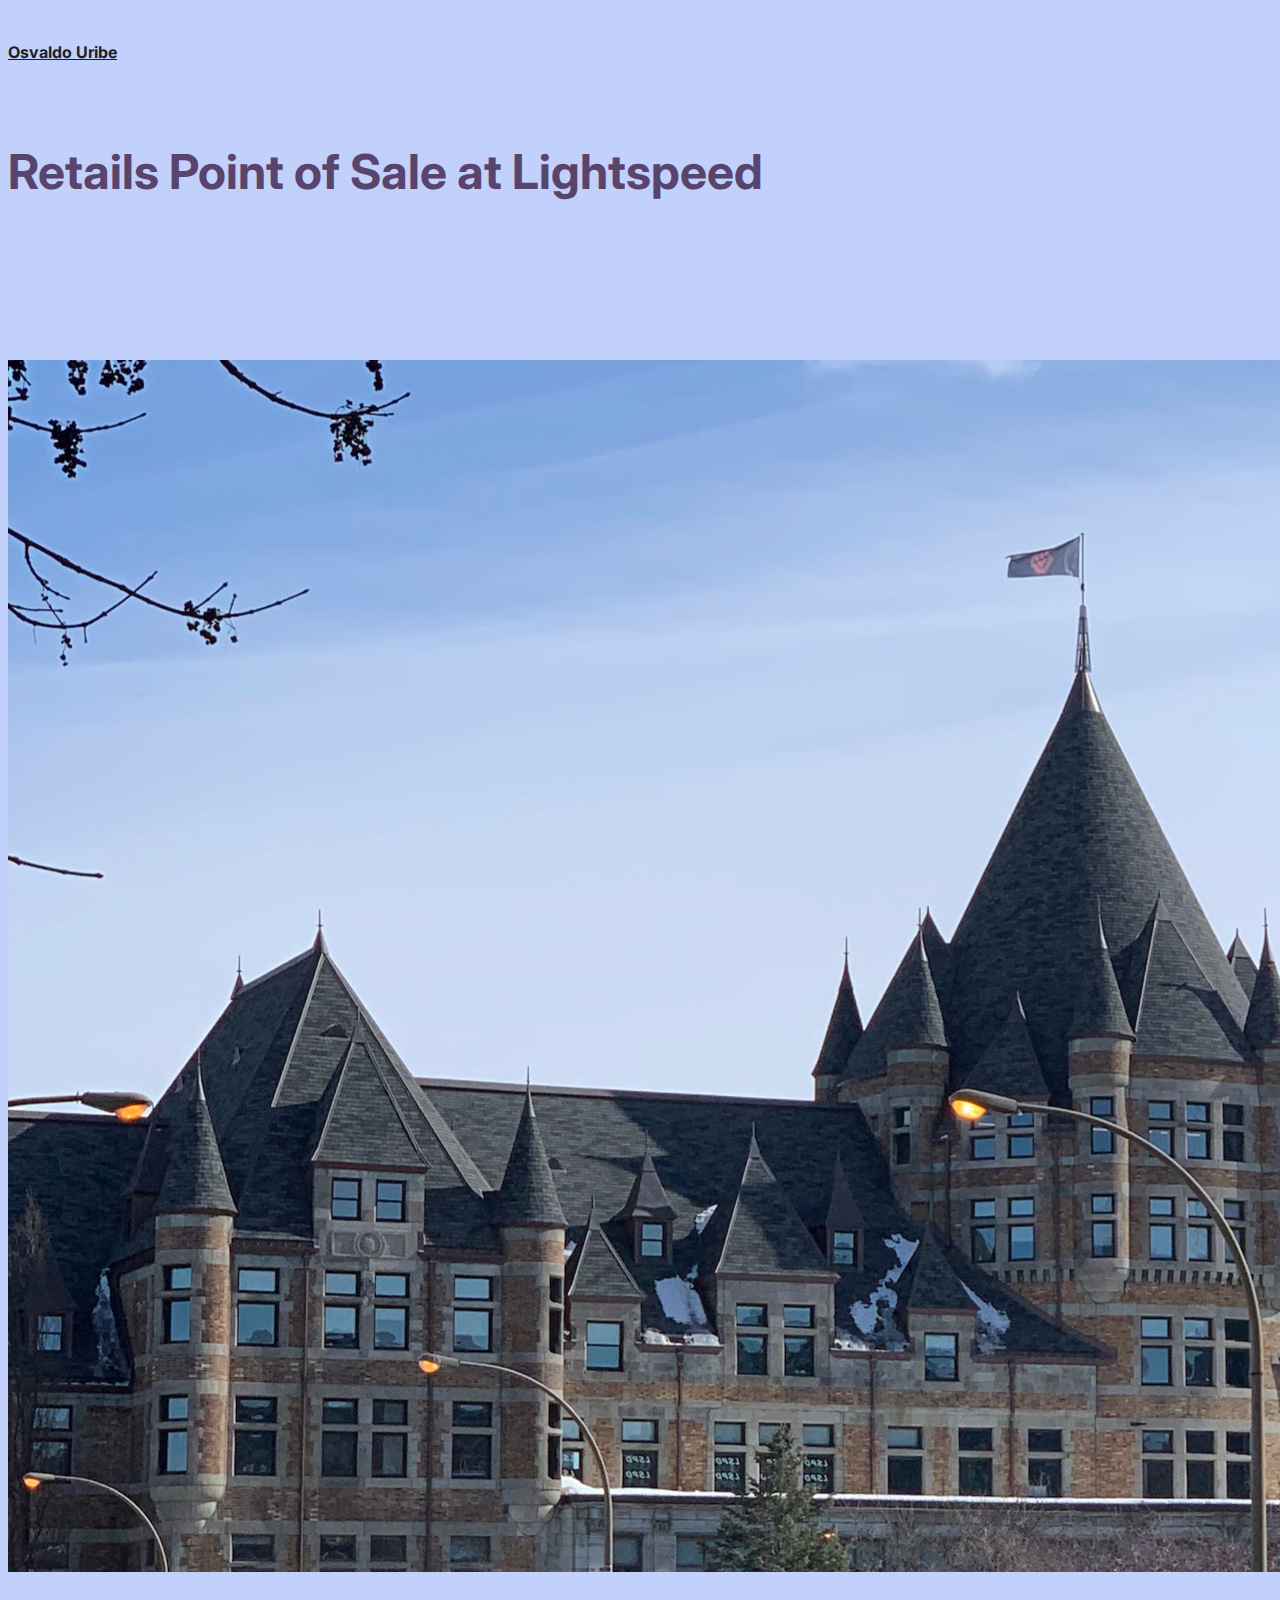
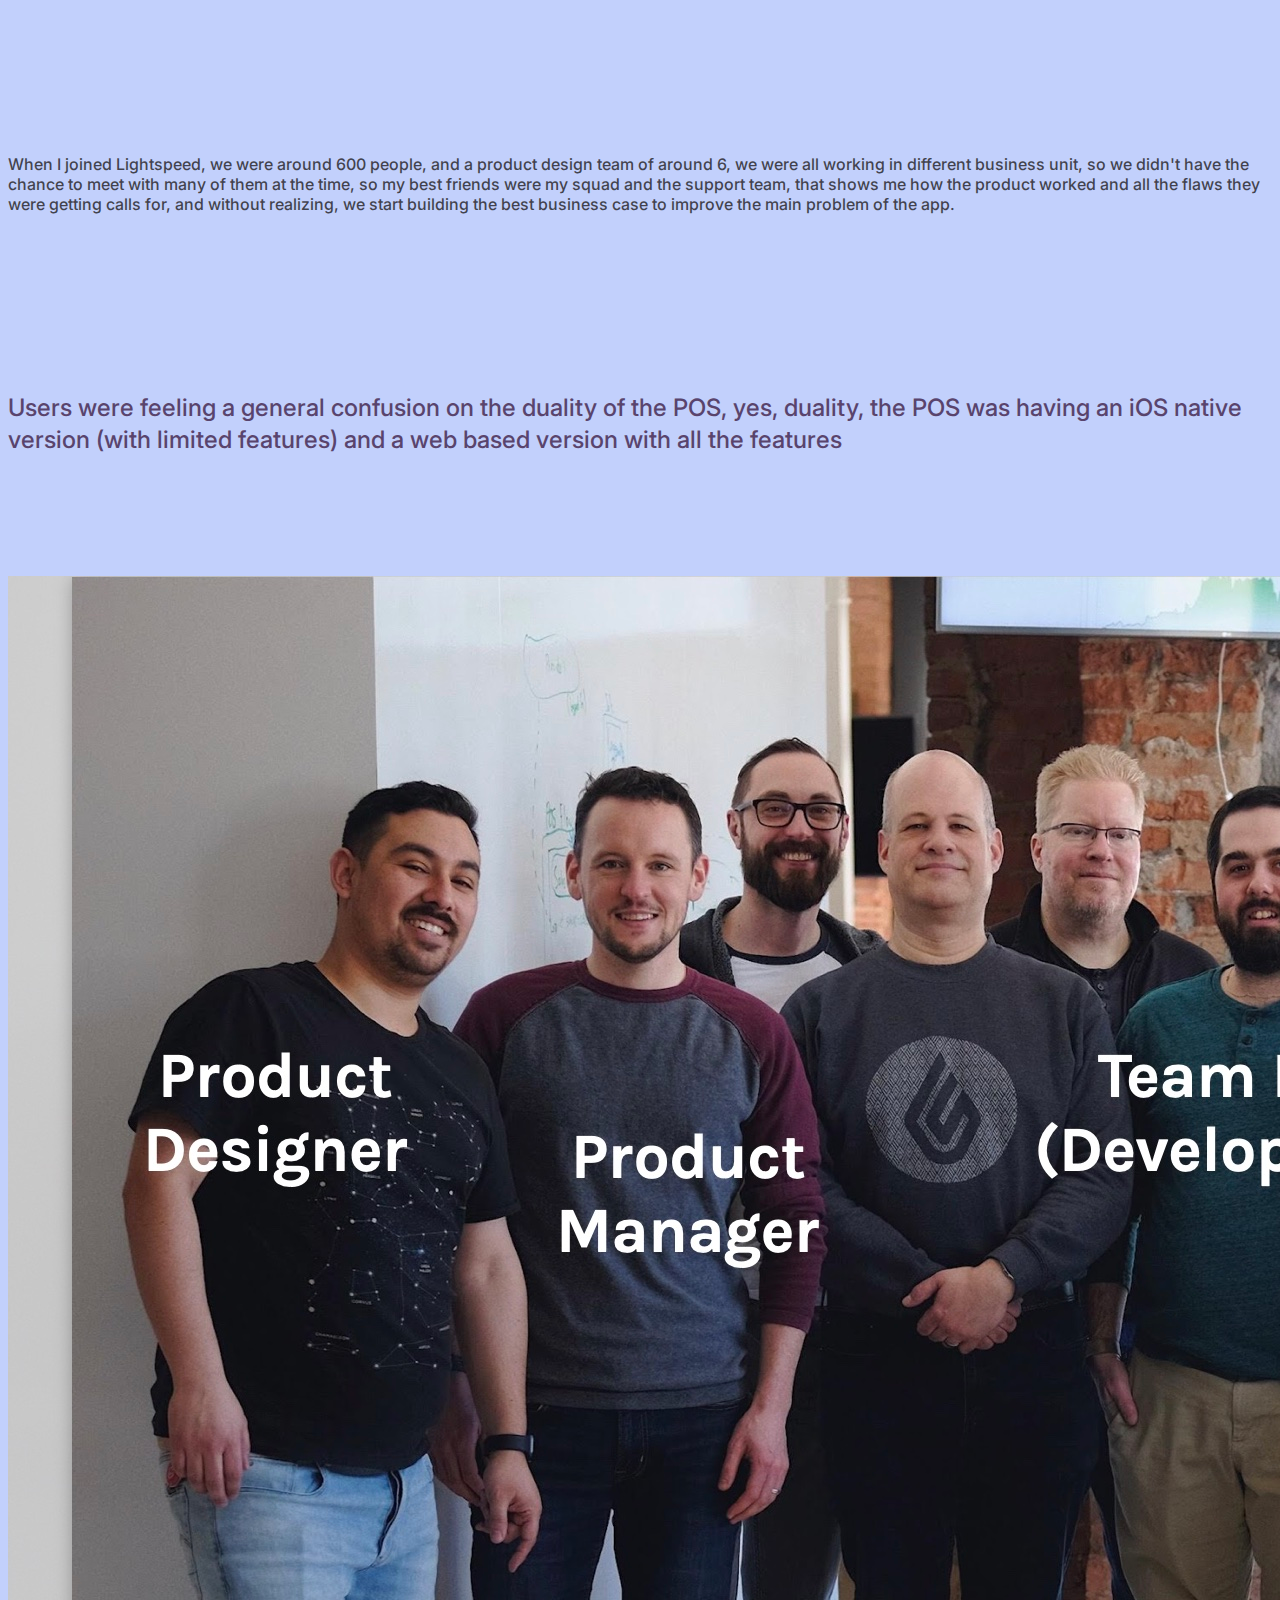
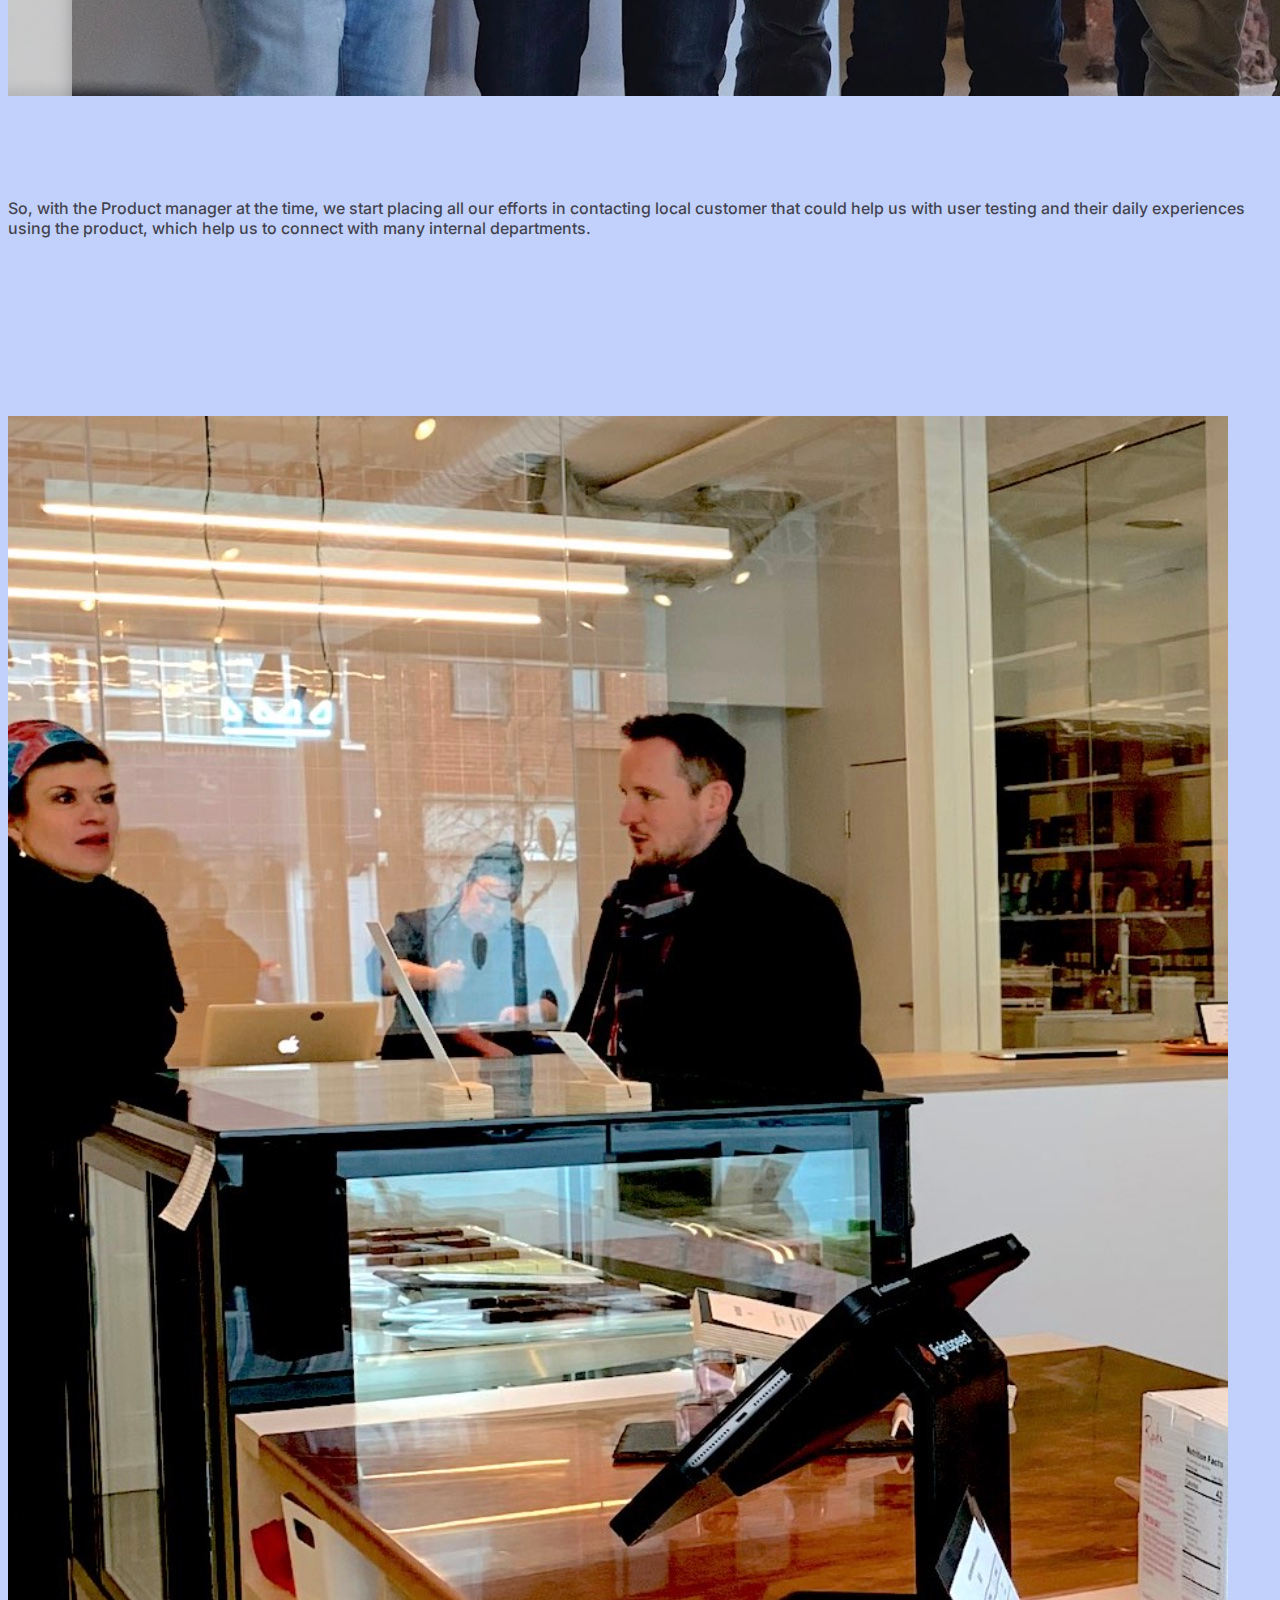
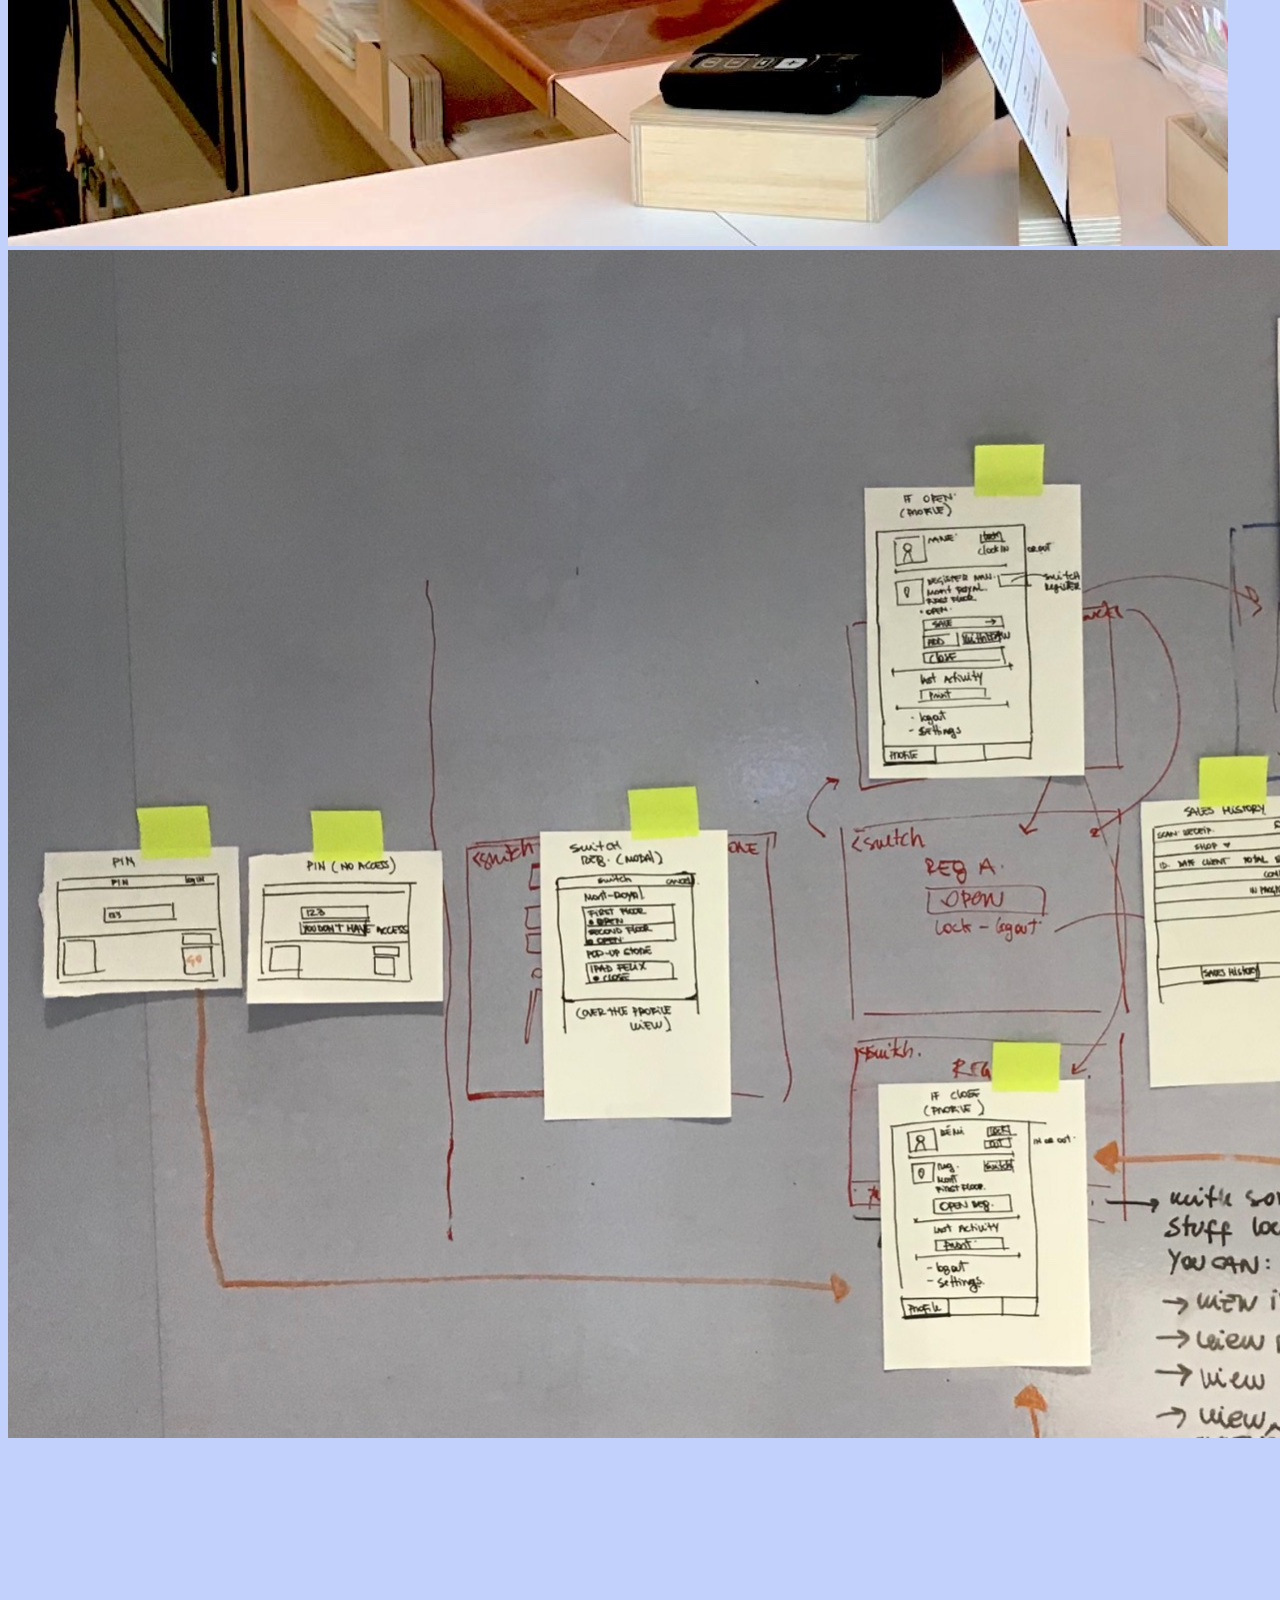
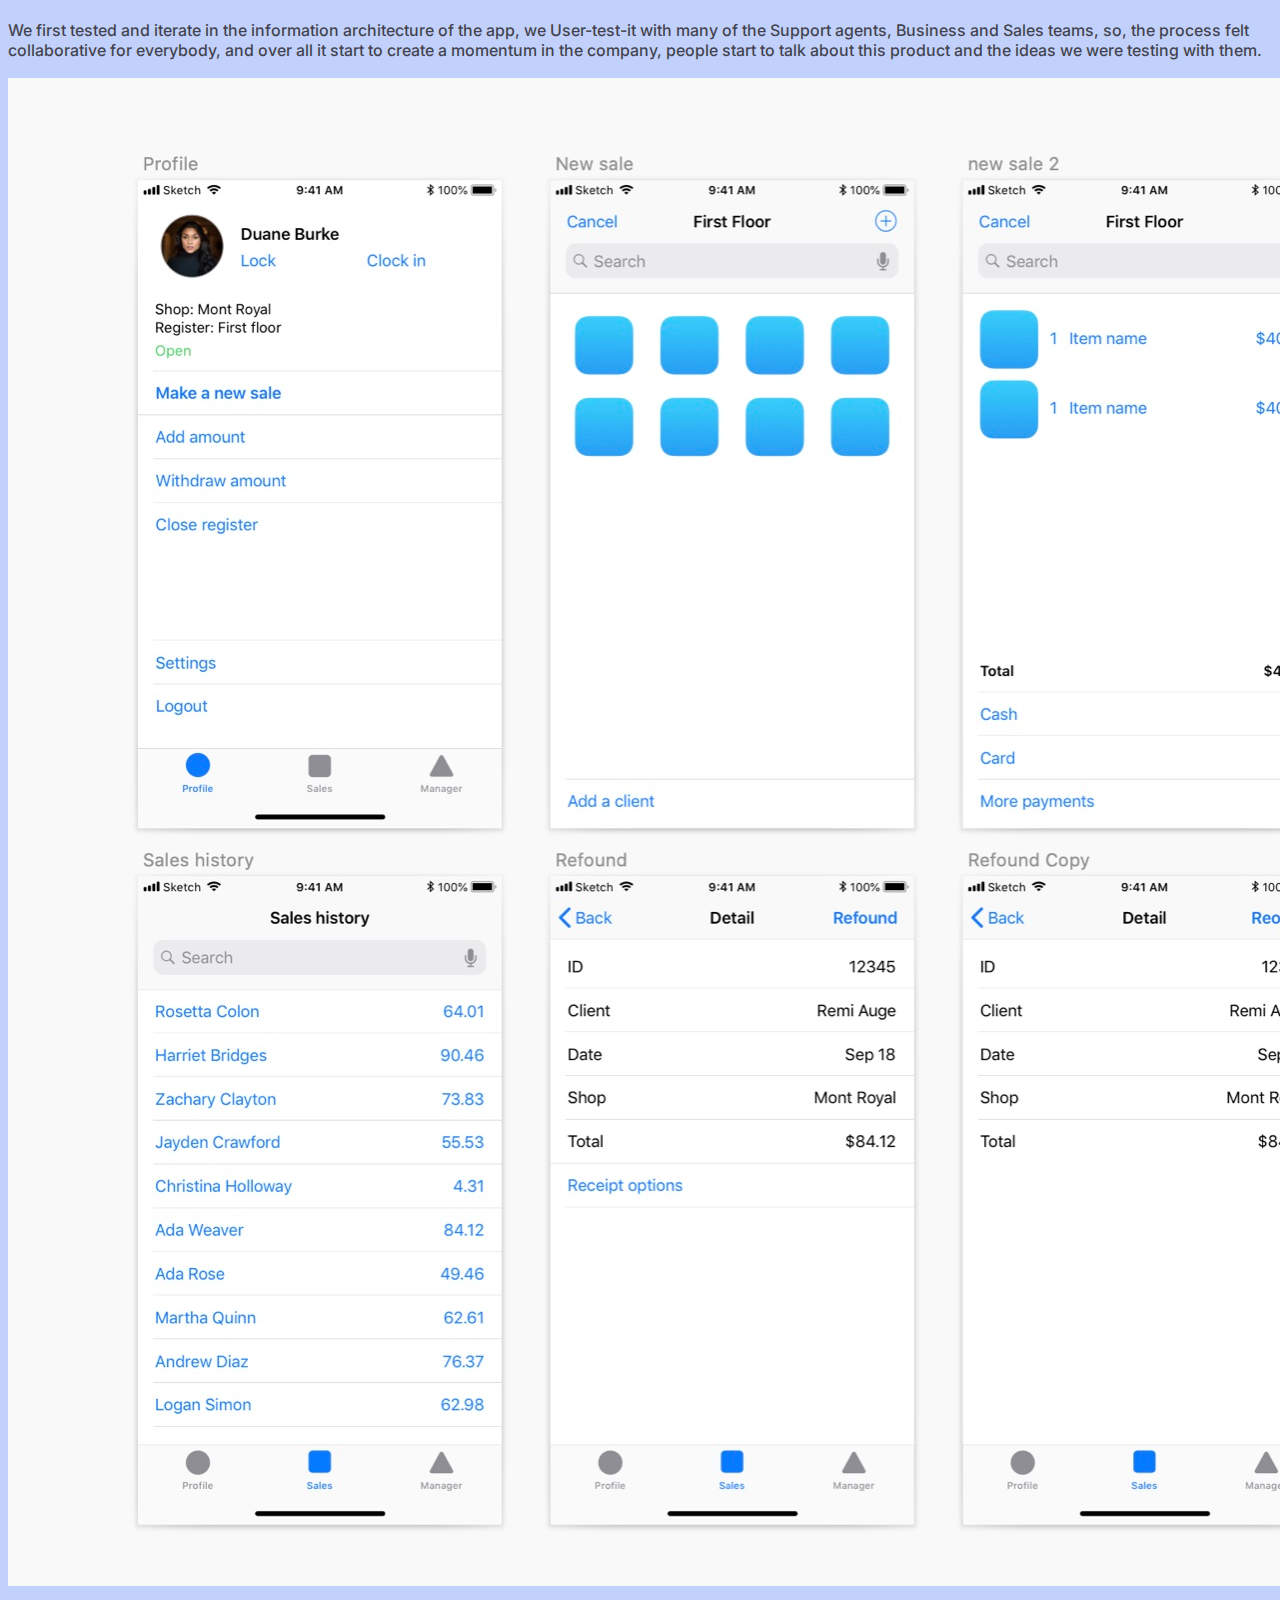
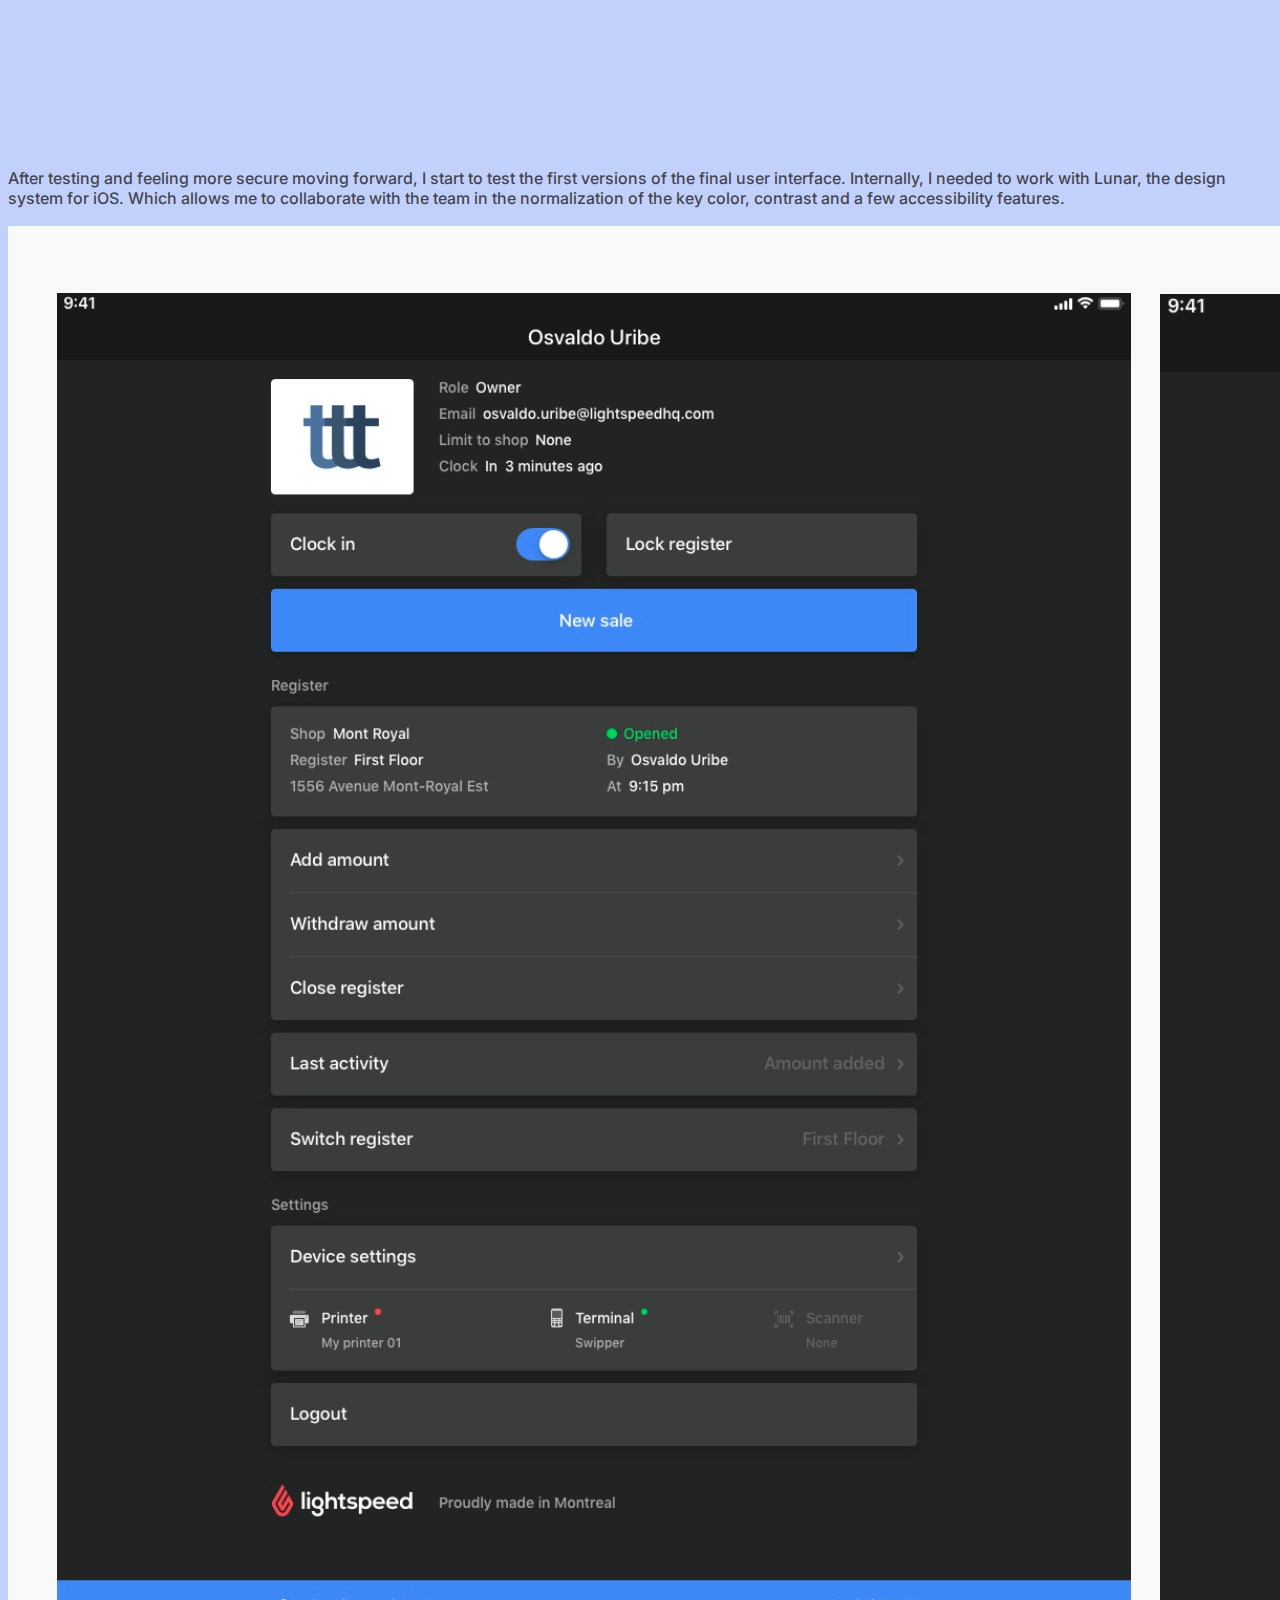
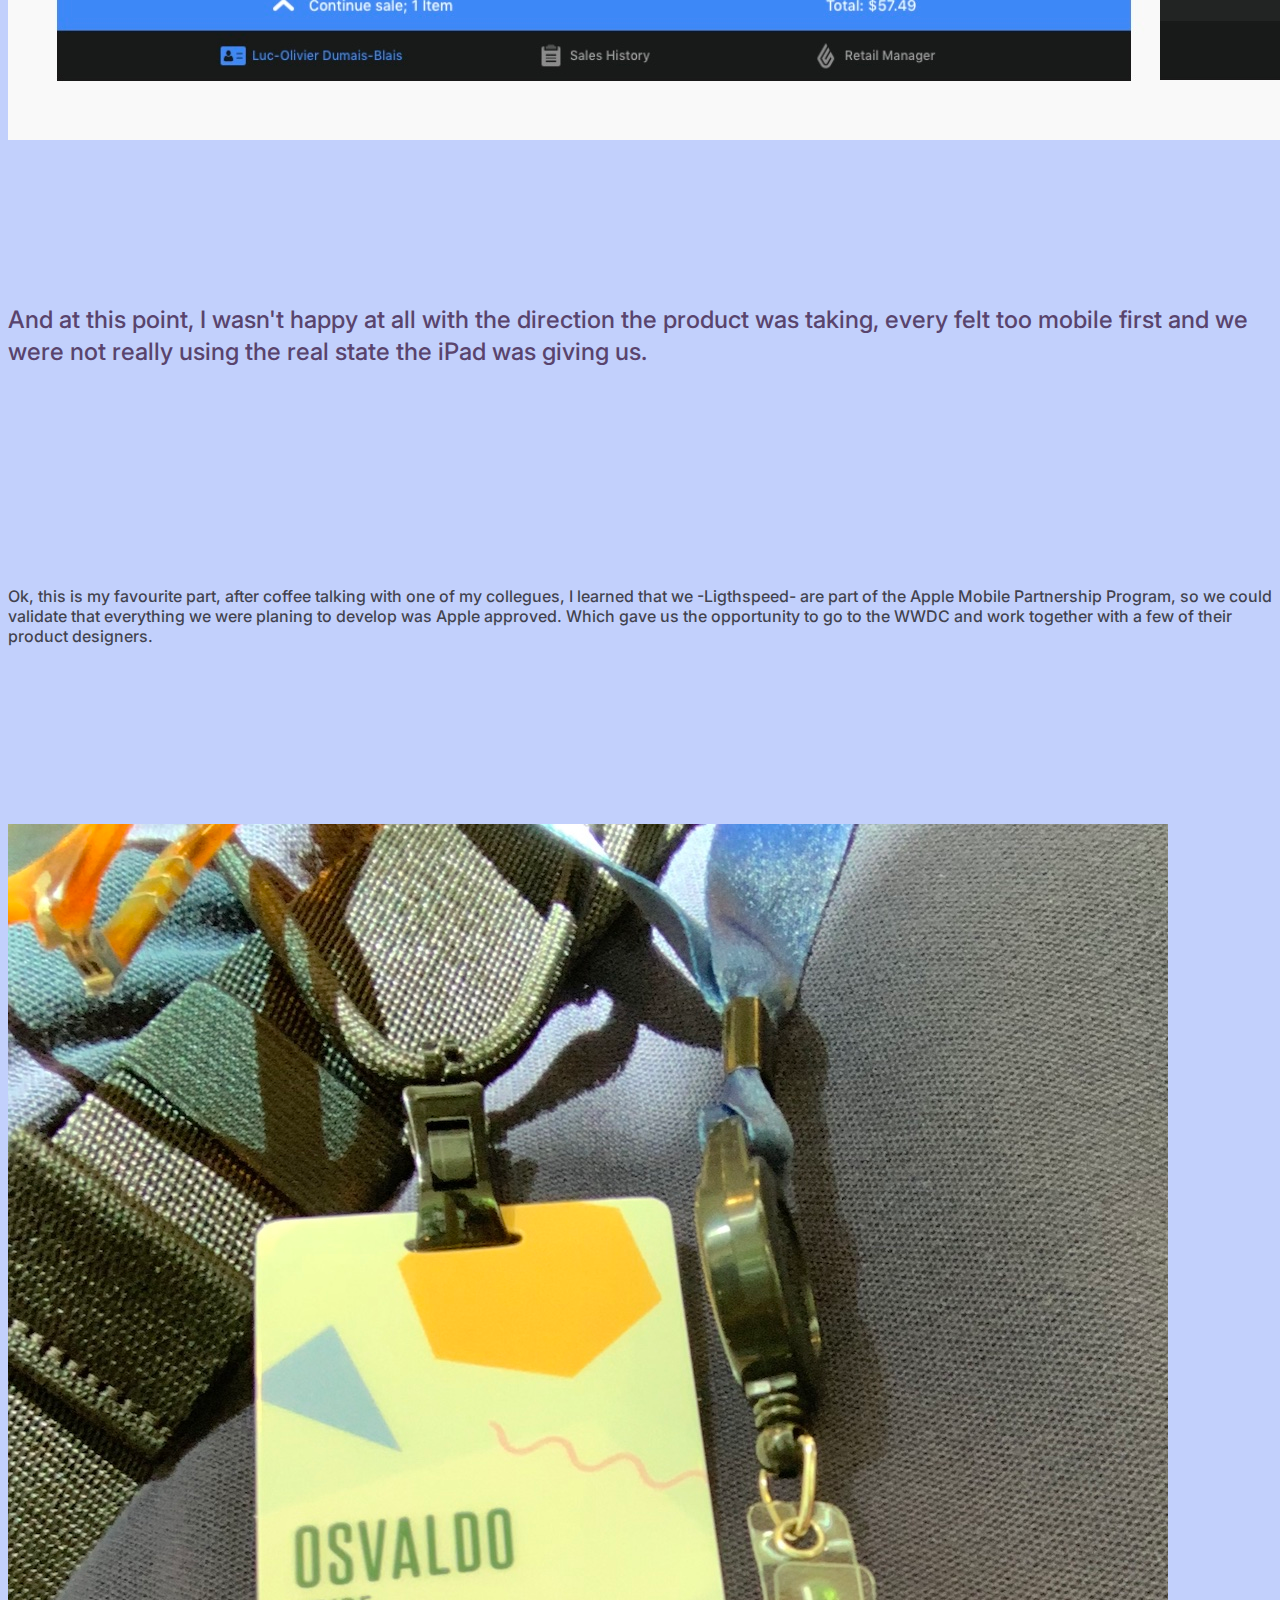
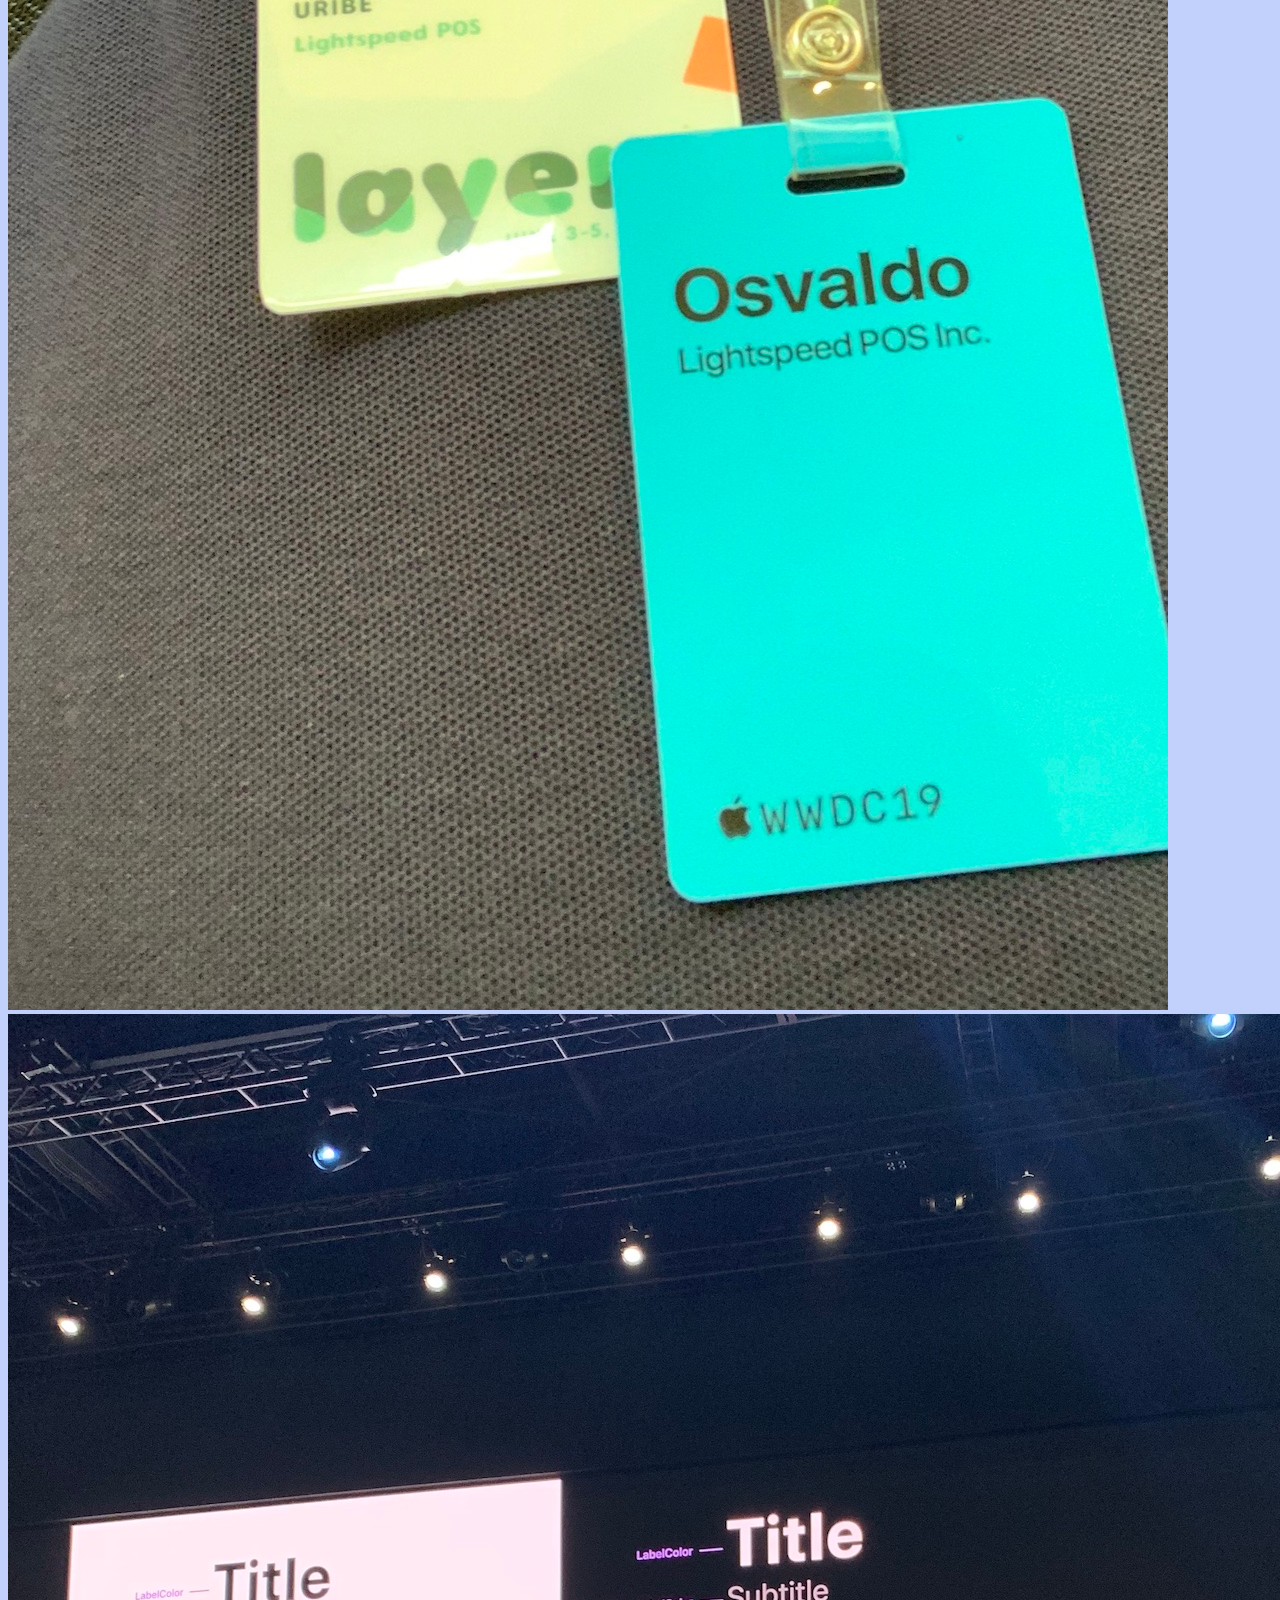
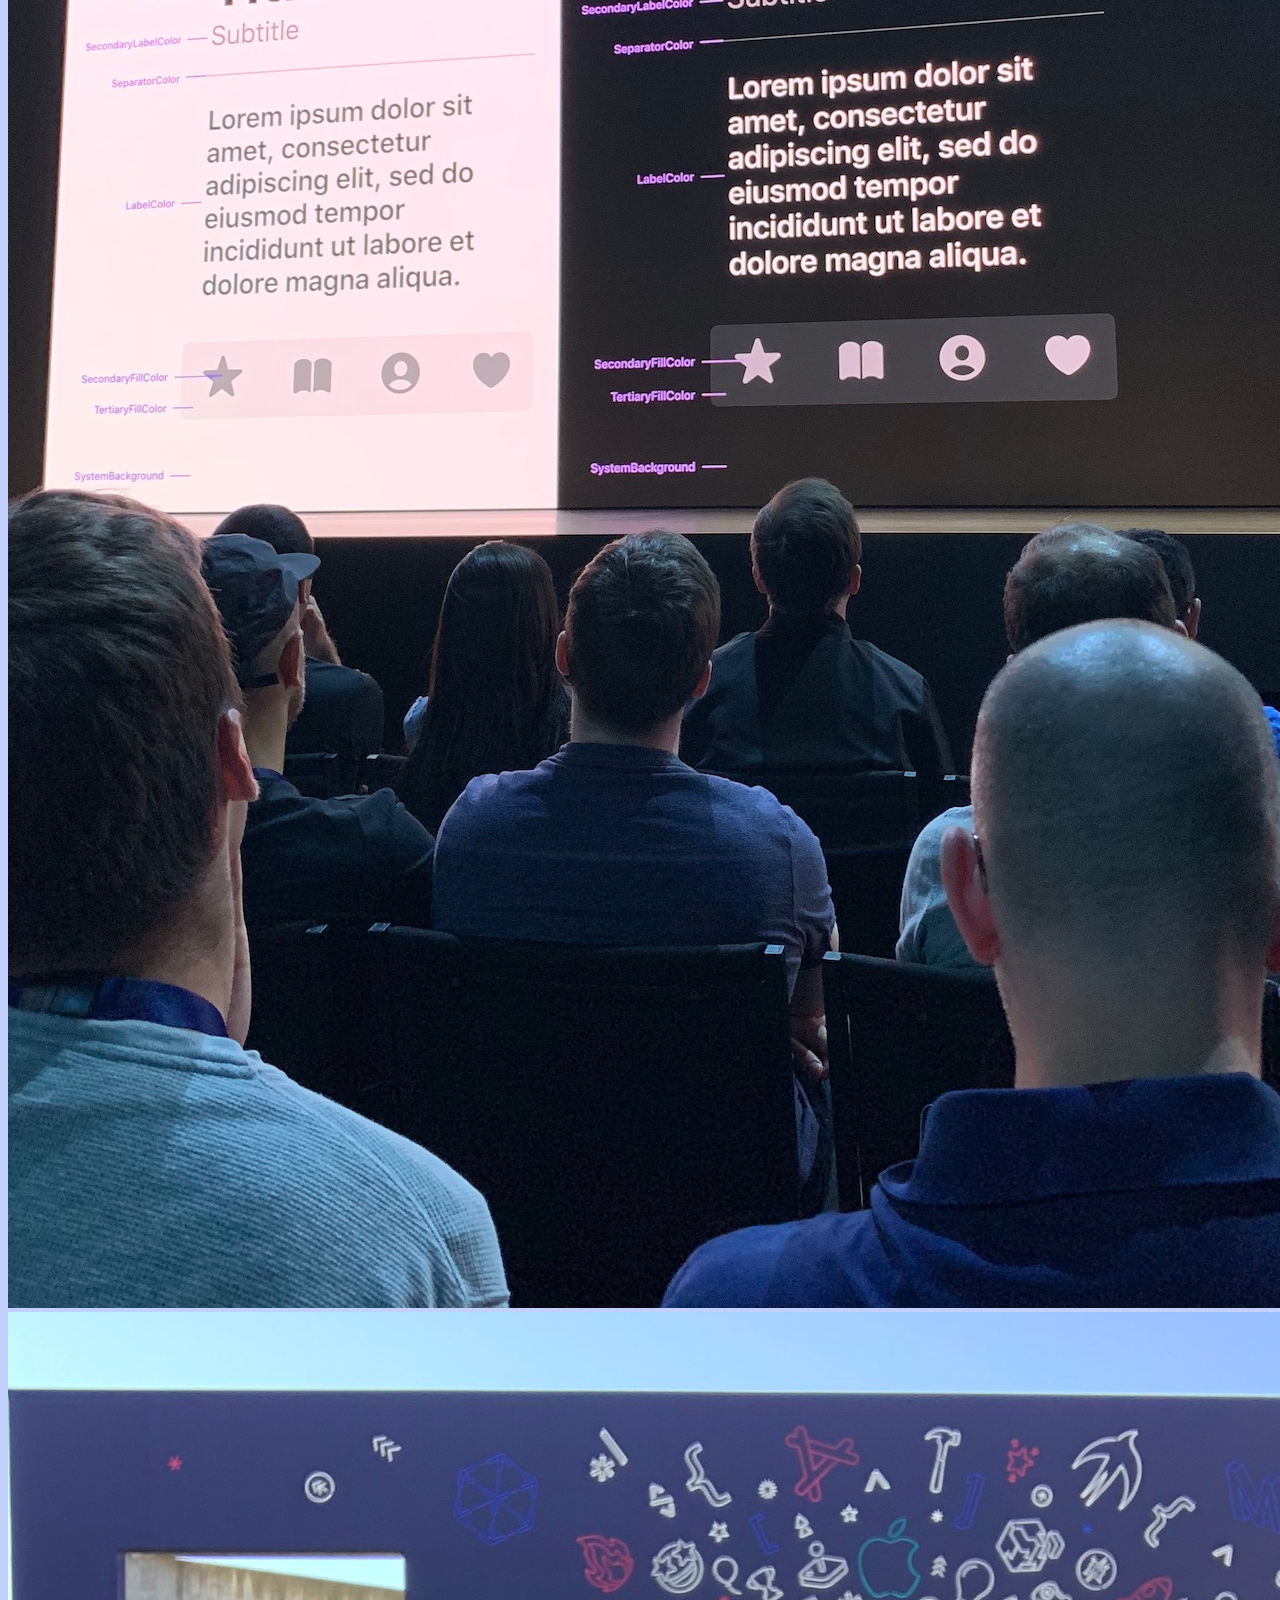
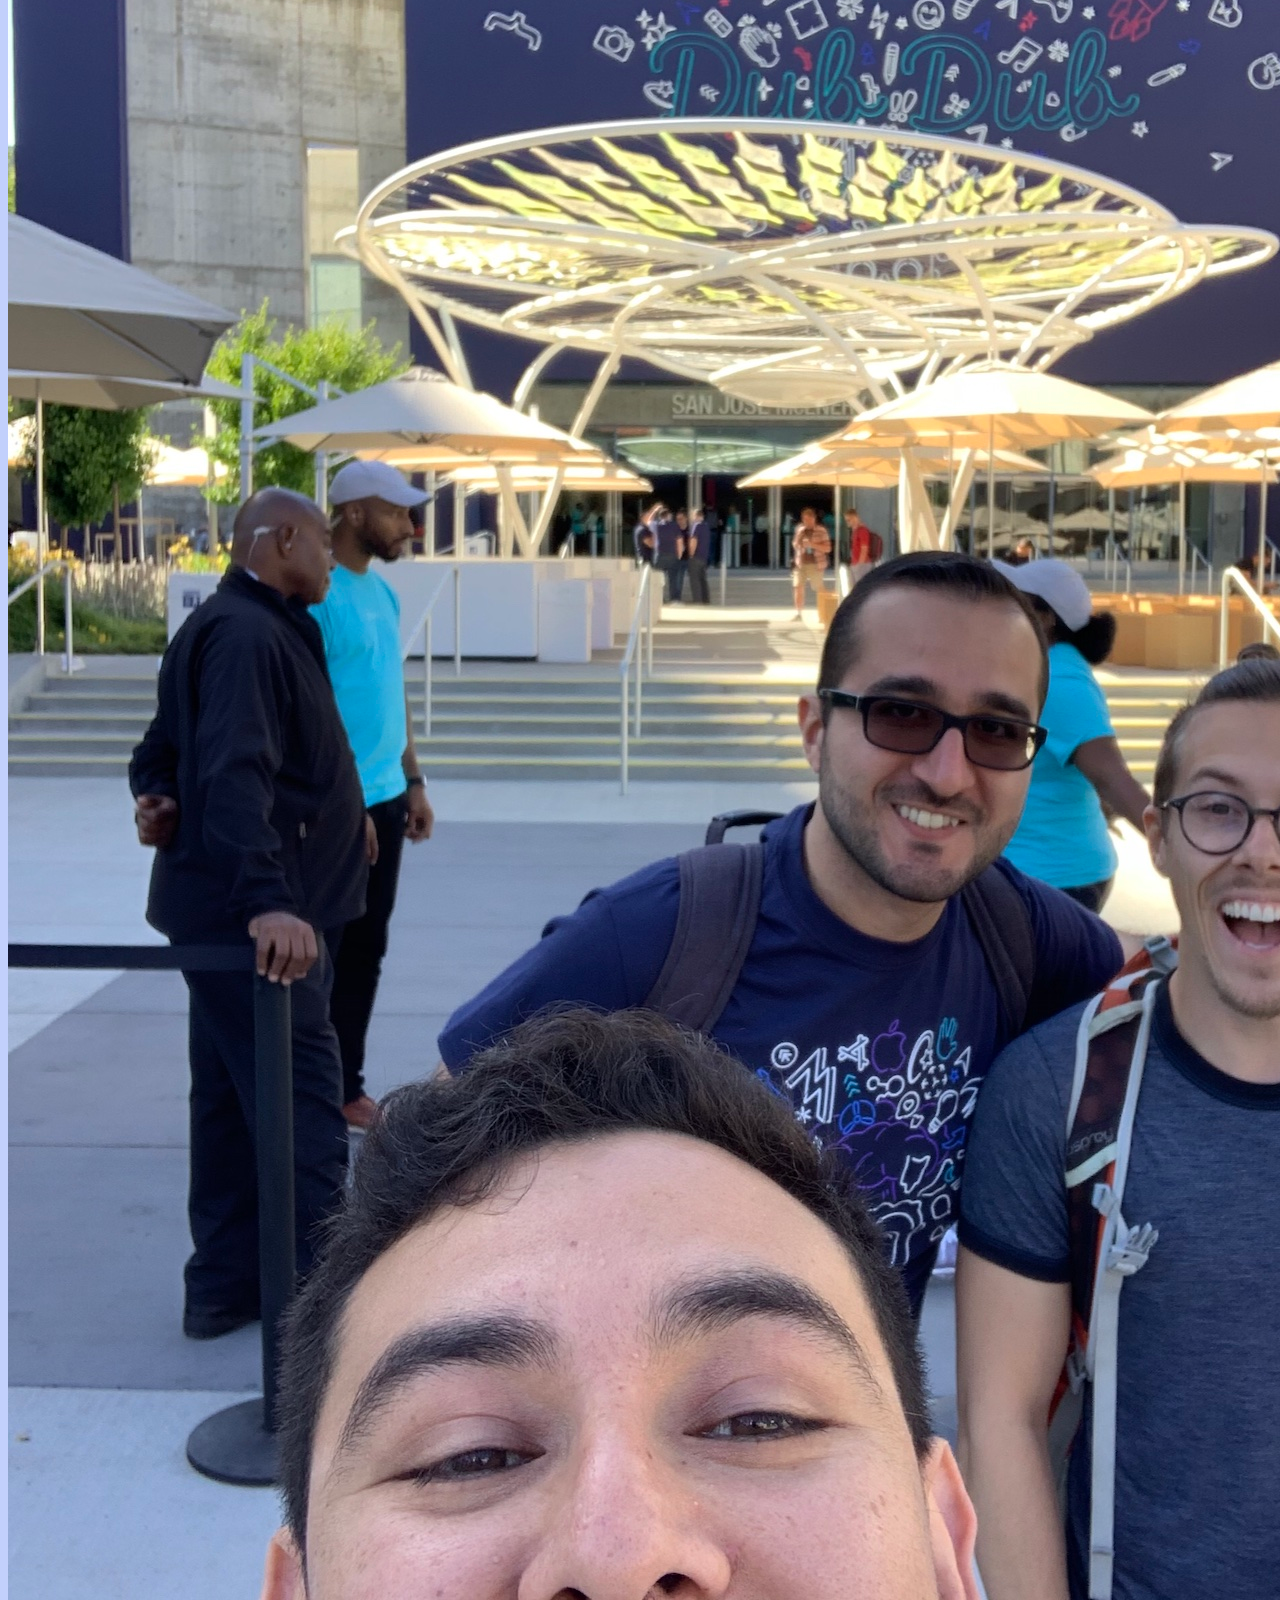
<file: lightspeed.html>
<!DOCTYPE html>
<html lang="en">
  <head>
    <meta charset="utf-8">
    <meta name="viewport" content="width=device-width, initial-scale=1, shrink-to-fit=no">
	<title>Osvaldo Uribe > Lightspeed</title>
    <!-- Bootstrap CSS -->
    <link rel="stylesheet" href="https://maxcdn.bootstrapcdn.com/bootstrap/4.0.0-beta.2/css/bootstrap.min.css" integrity="sha384-PsH8R72JQ3SOdhVi3uxftmaW6Vc51MKb0q5P2rRUpPvrszuE4W1povHYgTpBfshb" crossorigin="anonymous">
    <!-- Custom Style -->
	<link rel="stylesheet" href="style.css?=v1">
  </head>
  <body style="background-color:#C2D0FC;">
	<header class="container">
		<div class="row">
			<div class="col-md-12">
				<h1><a href="index.html">Osvaldo Uribe</a></h1>
			</div>
		</div>
	</header>
	
	<section class="container">
		<div class="row">
			<div class="col-md-12">
				<h2>Retails Point of Sale at Lightspeed</h2>
				<div class="project"><img src="img/lightspeed-1.jpeg" class="rounded img-fluid"></div>
			</div>
			<div class="col-md-8 offset-md-2 project">
				<p>When I joined Lightspeed, we were around 600 people, and a product design team of around 6, we were all working in different business unit, so we didn't have the chance to meet with many of them at the time, so my best friends were my squad and the support team, that shows me how the product worked and all the flaws they were getting calls for, and without realizing, we start building the best business case to improve the main problem of the app.</p>
			</div>
		</div>

		<div class="row">
			<div class="col-md-12">
				<h3 class="project">Users were feeling a general confusion on the duality of the POS, yes, duality, the POS was having an iOS native version (with limited features) and a web based version with all the features</h3>
				<img src="img/lightspeed-2.jpeg" class="rounded img-fluid">
			</div>
			<div class="col-md-8 offset-md-2 project">
				<p>So, with the Product manager at the time, we start placing all our efforts in contacting local customer that could help us with user testing and their daily experiences using the product, which help us to connect with many internal departments.</p>
			</div>
		</div>
		<div class="row project">
			<div class="col-md-4">
				<img src="img/lightspeed-3.jpeg" class="rounded img-fluid">
			</div>
			<div class="col-md-7 offset-md-1">
				<img src="img/lightspeed-4.jpeg" class="rounded img-fluid">
			</div>
		</div>
		<div class="row project">
			<div class="col-md-4">
				<p>We first tested and iterate in the information architecture of the app, we User-test-it with many of the Support agents, Business and Sales teams, so, the process felt collaborative for everybody, and over all it start to create a momentum in the company, people start to talk about this product and the ideas we were testing with them.</p>
            </div>
			<div class="col-md-7 offset-md-1">
				<img src="img/ls-wf.jpeg" class="rounded img-fluid">
			</div>
		</div>
        <div class="row project">
			<div class="col-md-4">
                <p>After testing and feeling more secure moving forward, I start to test the first versions of the final user interface. Internally, I needed to work with Lunar, the design system for iOS. Which allows me to collaborate with the team in the normalization of the key color, contrast and a few accessibility features.</p>
			</div>
            <div class="col-md-7 offset-md-1">
				<img src="img/ls-ui-1.jpg" class="rounded img-fluid">
			</div>
        </div>
        <div class="row">
            <div class="col-md-12 project">
				<h3>And at this point, I wasn't happy at all with the direction the product was taking, every felt too mobile first and we were not really using the real state the iPad was giving us.</h3>
            </div>
            <div class="col-md-8 offset-md-2 project">
				<p>Ok, this is my favourite part, after coffee talking with one of my collegues, I learned that we -Ligthspeed- are part of the Apple Mobile Partnership Program, so we could validate that everything we were planing to develop was Apple approved. Which gave us the opportunity to go to the WWDC and work together with a few of their product designers.</p>
            </div>
        </div>
        <div class="row project">
            <div class="col-md-4">
				<img src="img/events.jpeg" class="rounded img-fluid">
            </div>
            <div class="col-md-4">
				<img src="img/wwdc.jpeg" class="rounded img-fluid">
            </div>
            <div class="col-md-4">
                <img src="img/team.jpeg" class="rounded img-fluid">
            </div>
        </div>
        <div class="row">
            <div class="col-md-8 offset-md-2 project">
				<p>So when we were confident enough to move forward, we start planning our Beta and release, to make sure the User Interface was instantly understood, and no chance to fail...</p>
            </div>
            <div class="col-md-12">
                <div class="embed-responsive embed-responsive-16by9 rounded">
                <iframe class="embed-responsive-item" width="100%" src="https://www.youtube.com/embed/44eZ6cXCTLw" title="YouTube video player" frameborder="0" allow="accelerometer; autoplay; clipboard-write; encrypted-media; gyroscope; picture-in-picture" allowfullscreen></iframe>
                </div>
            </div>
        </div>
        <div class="row project">
            <div class="col-md-8 offset-md-2">
				<h3>As you can imagine, any merchant want to have a day without selling.</h3>
				<p>So we started with around 10 merchants and expecting at least a 70% of approval in the usage of the new point of sale structure. And yes, we got it!</p>
			</div>
		</div>
		<div class="row project">
			<div class="col-md-4">
				<p>So we packed and flew to Amsterdam, where we have most of our users and make a big event, to present the new product and to test the new features we were already thinking to feature pair with the web version of the point of sale.</p>
			</div>
			<div class="col-md-7 offset-md-1">
				<img src="img/amsterdam.jpg" class="rounded img-fluid">
			</div>
		</div>
        <div class="row project">
			<div class="col-md-12">
                <h3>Some -canadian- Apple Store feedback</h3>
				<img src="img/results.jpeg" class="rounded img-fluid">
			</div>
		</div>
        <div class="row project">
            <div class="col-md-4">
                <p>Finally, this project allowed us to map out many of the user flows into Customer Journey Maps for future iterations.</p>
			</div>
            <div class="col-md-12">
				<img src="img/next-steps.jpeg" class="rounded img-fluid">
			</div>
        </div><!--row-->
		<div class="row project">
			<div class="col-md-4">
				<p>In this project I work together with: </br>
				<a href="https://www.linkedin.com/in/rémi-augé-a562922/">Remi Auge</a>, as a Product manager and </br>
				<a href="https://www.linkedin.com/in/luc-olivier-dumais-blais-b795a57b/">Luc-Olivier</a> as Team lead tech.</p>
				<p><a href="index.html">Back to home page</a>.</p>
			</div>
		</div><!--Row-->
	</section>
	<!-- RELATED PROJECT-->
	
	<div style="background:#D3D4F5; margin:4px; border-radius:8px;">
	<section class="container">
		<div class="row">
			<div class="col-md-4">
				<h2>Versatile Roles at Opslock</h2>
				
				 <p>During my time at <a href="https://www.opslock.com">Opslock</a>, I took on various roles. I spearheaded the development of a comprehensive Design System, while also nurturing a Design Thinking culture within the organization. This endeavor was particularly rewarding, as it involved building a non-existent product that harnessed artificial intelligence to calculate real-time risk.</p>

				<p>In parallel, I facilitated discovery sessions to chart the current Customer Journey as part of our commitment to assisting customers in their digitalization processes.</p>
				<a href="opslock.html" class="cta-main">Check out the Opslock project</a>
			</div>
			<div class="col-md-6 offset-md-2">
				<img src="img/project-opslock.jpg" class="rounded img-fluid">
			</div>
		</div>
	</section>
	</div><!--Project-->
	
	<footer class="fluid-container">
		<section class="container">
			<div class="row">
				<div class="col-md-8">
					<h3>Would you like to know a bit more about me and what i’m doing? Let’s talk!</h3>
					<h3>Send me an email to osvaldouribeescobar (at) gmail (dot-com)</h3>
					<p>You like it the portfolio?<br />
					Well, I’d really appreciate if you share it with your friends.</p>
				</div>
			</div><!--row-->
		</section>
	</footer>
  </body>
</html>
</file>
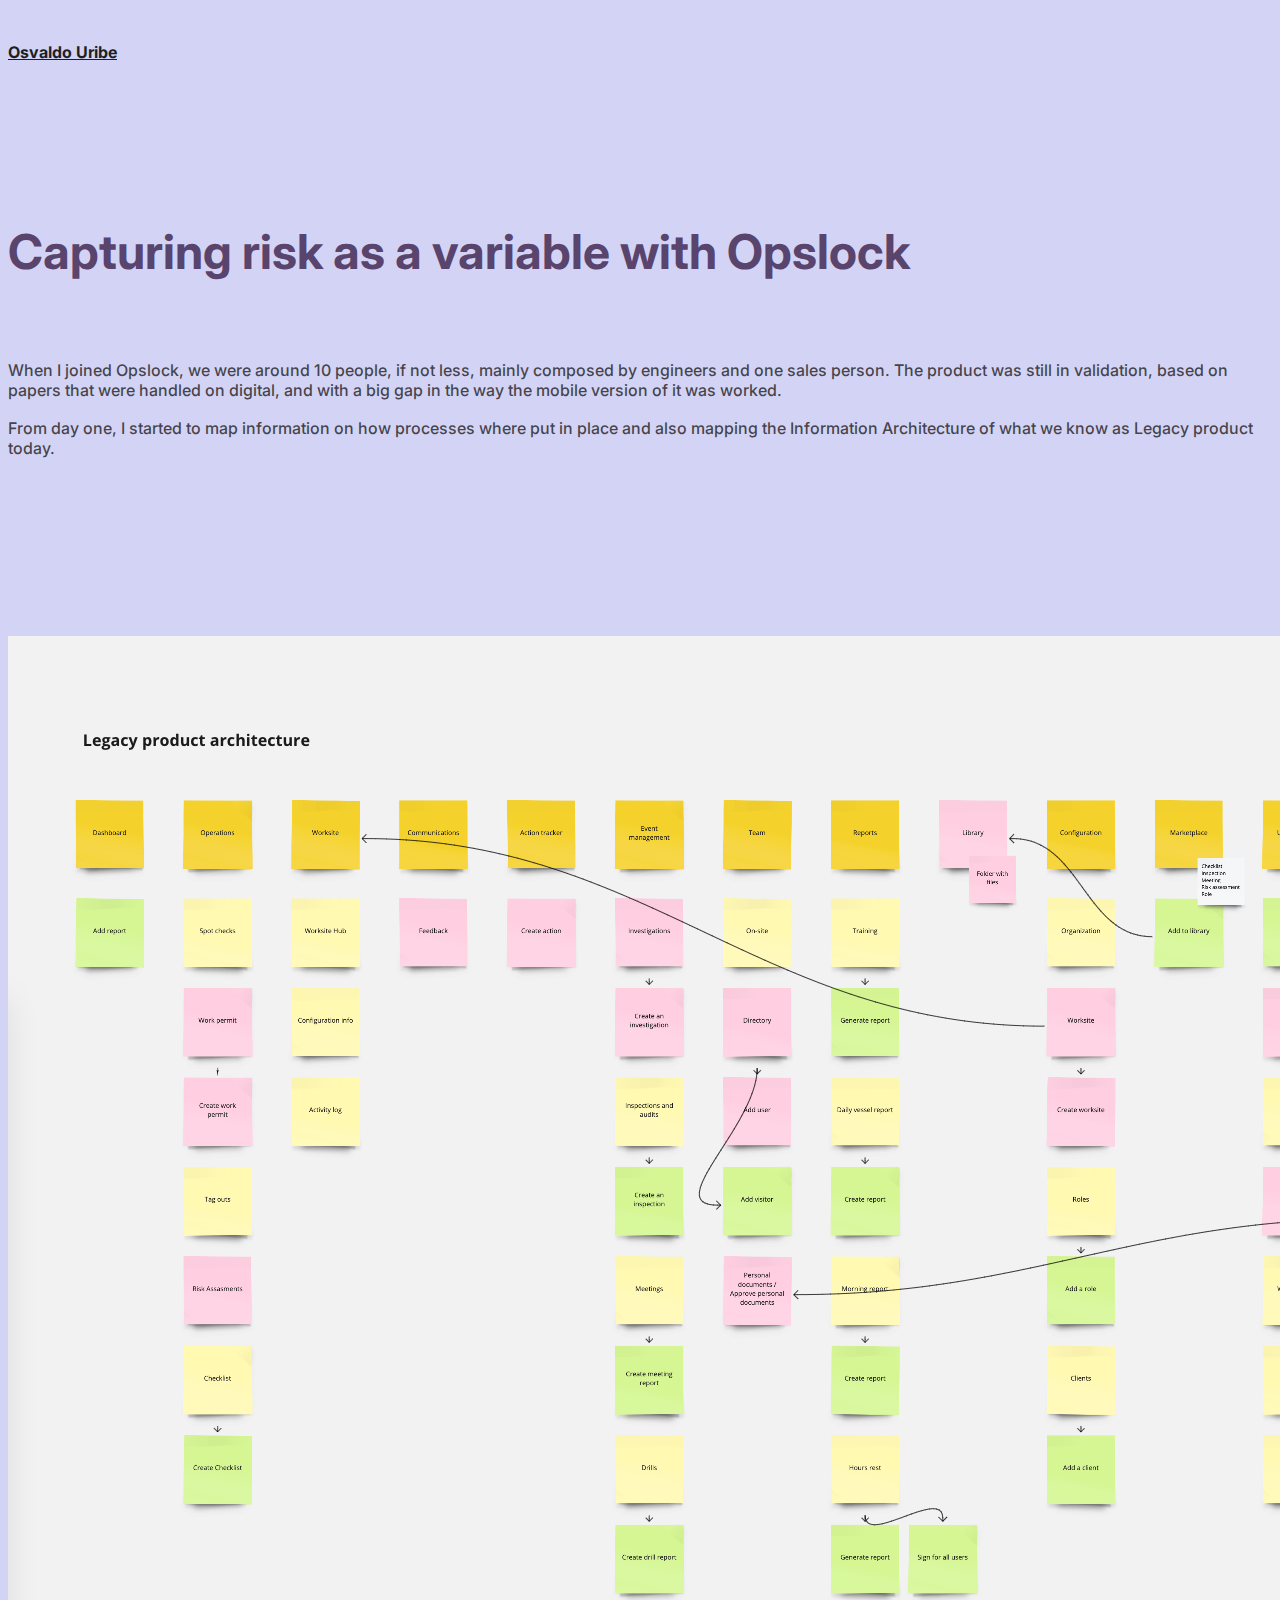
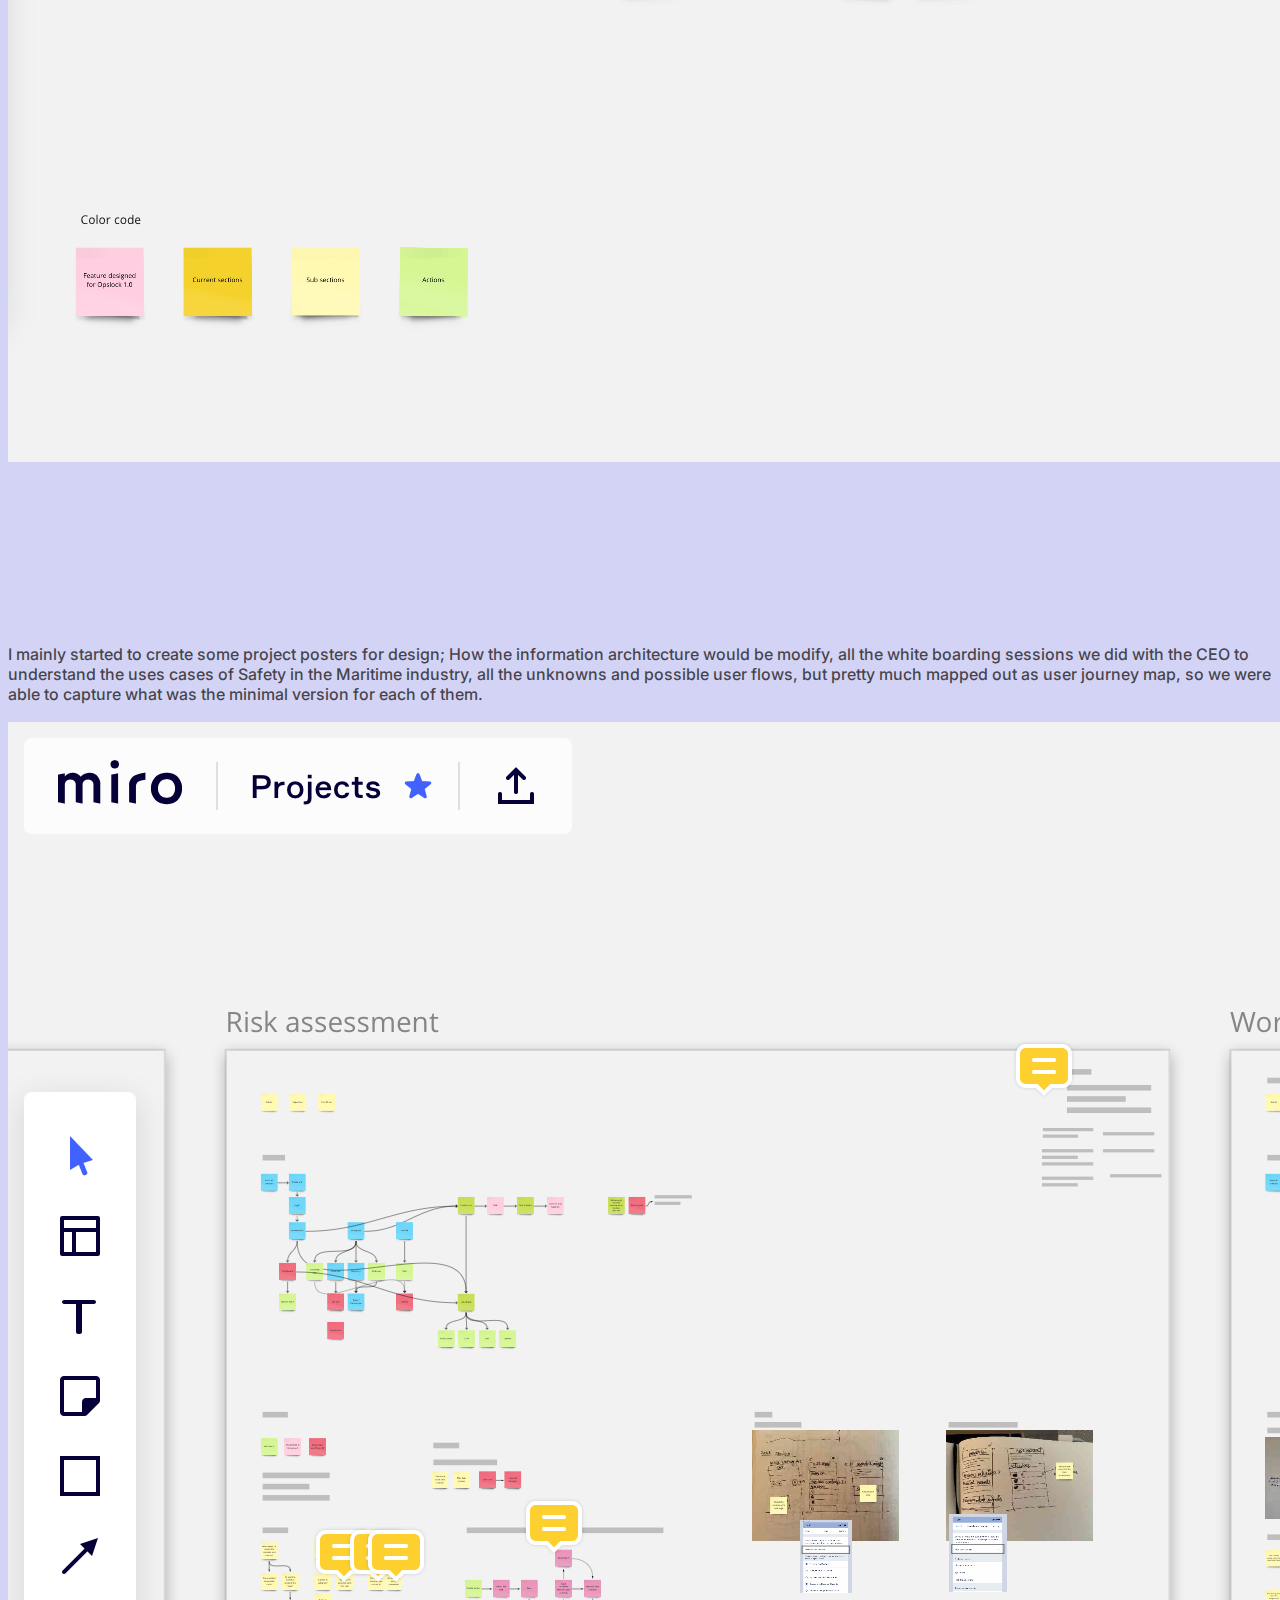
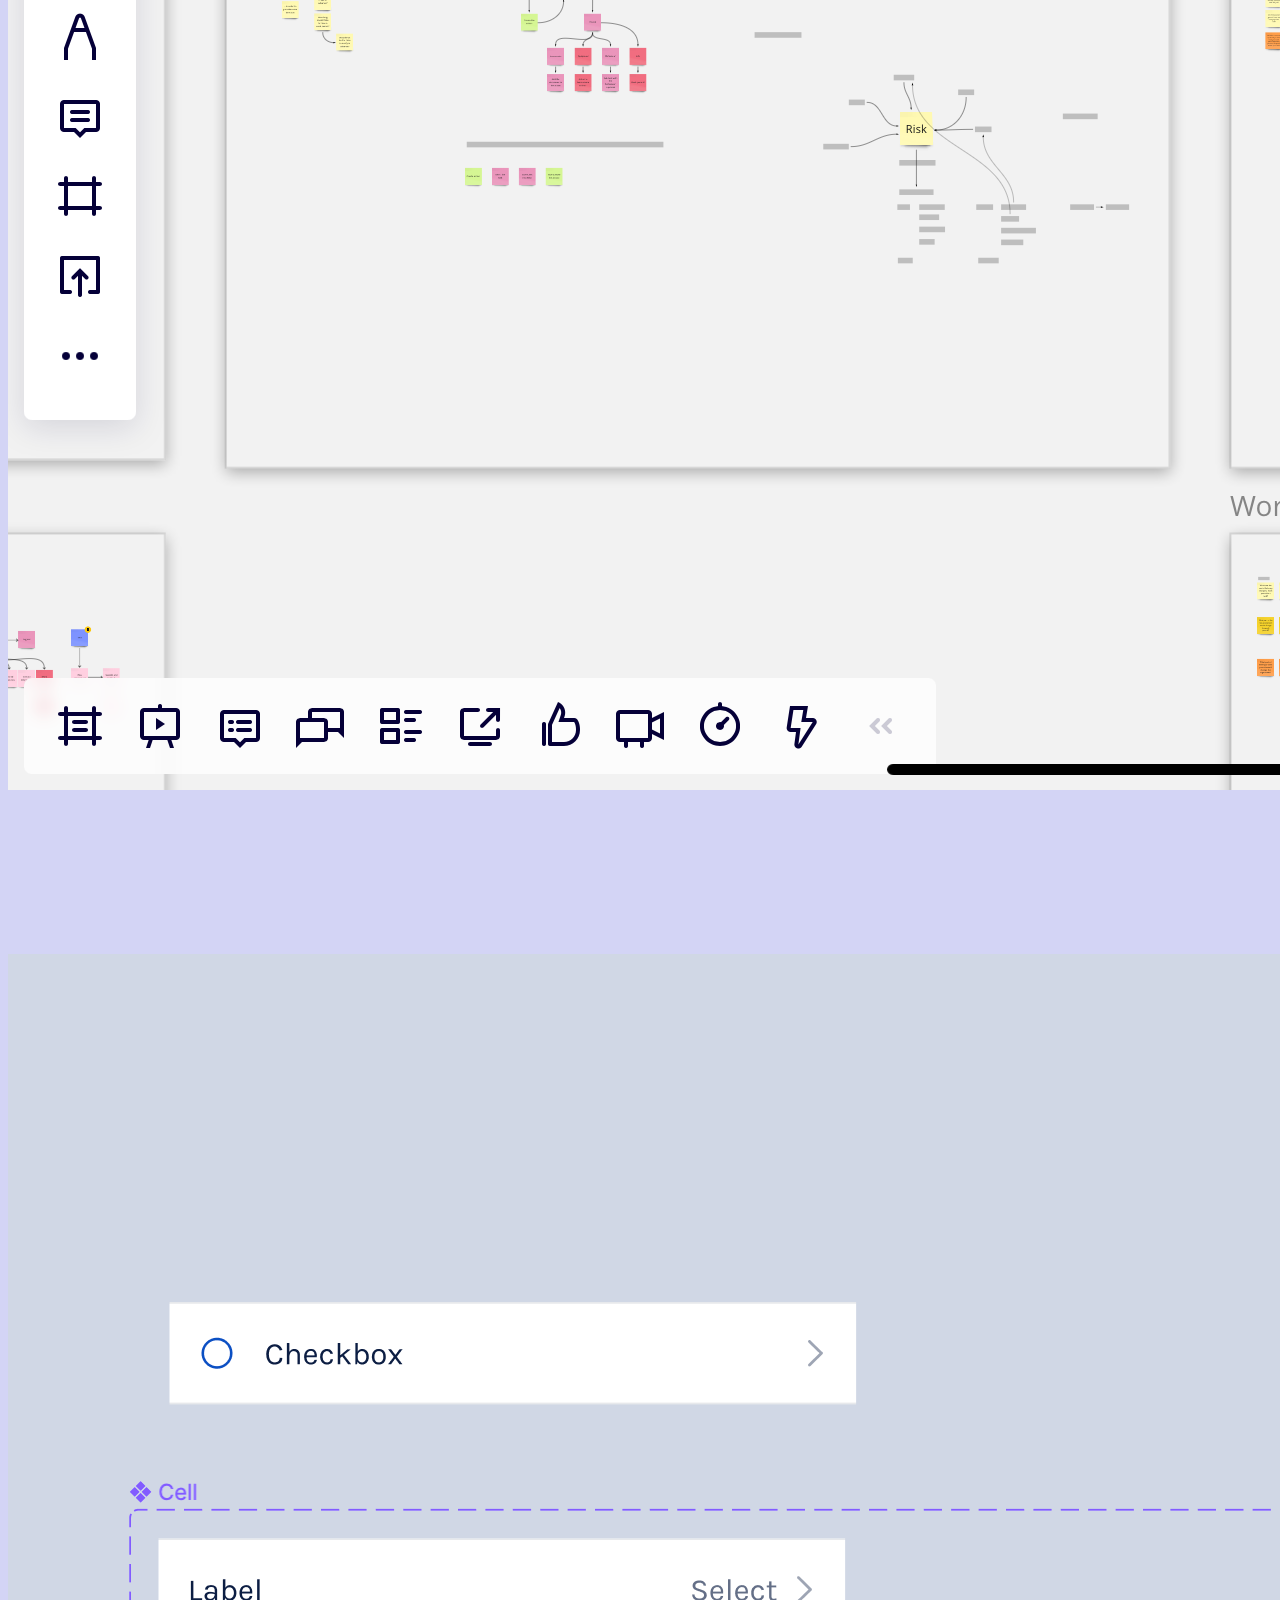
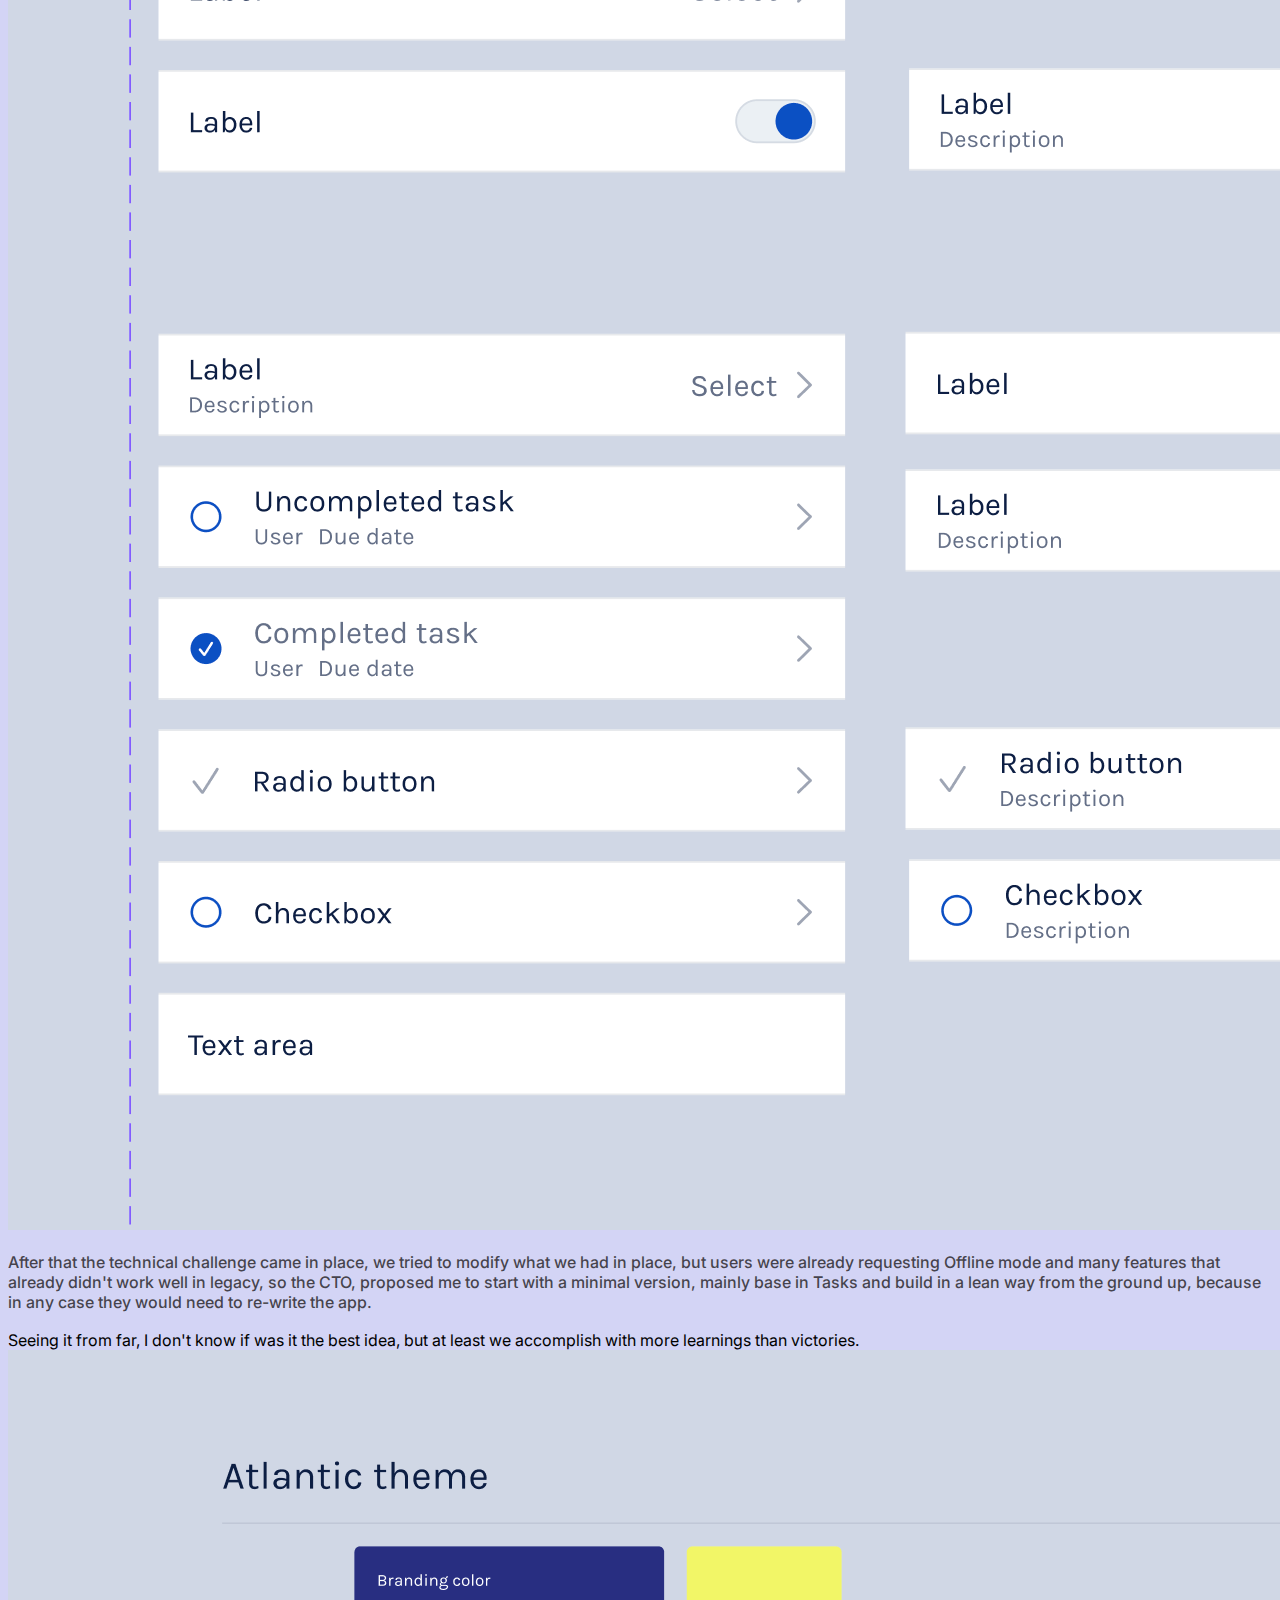
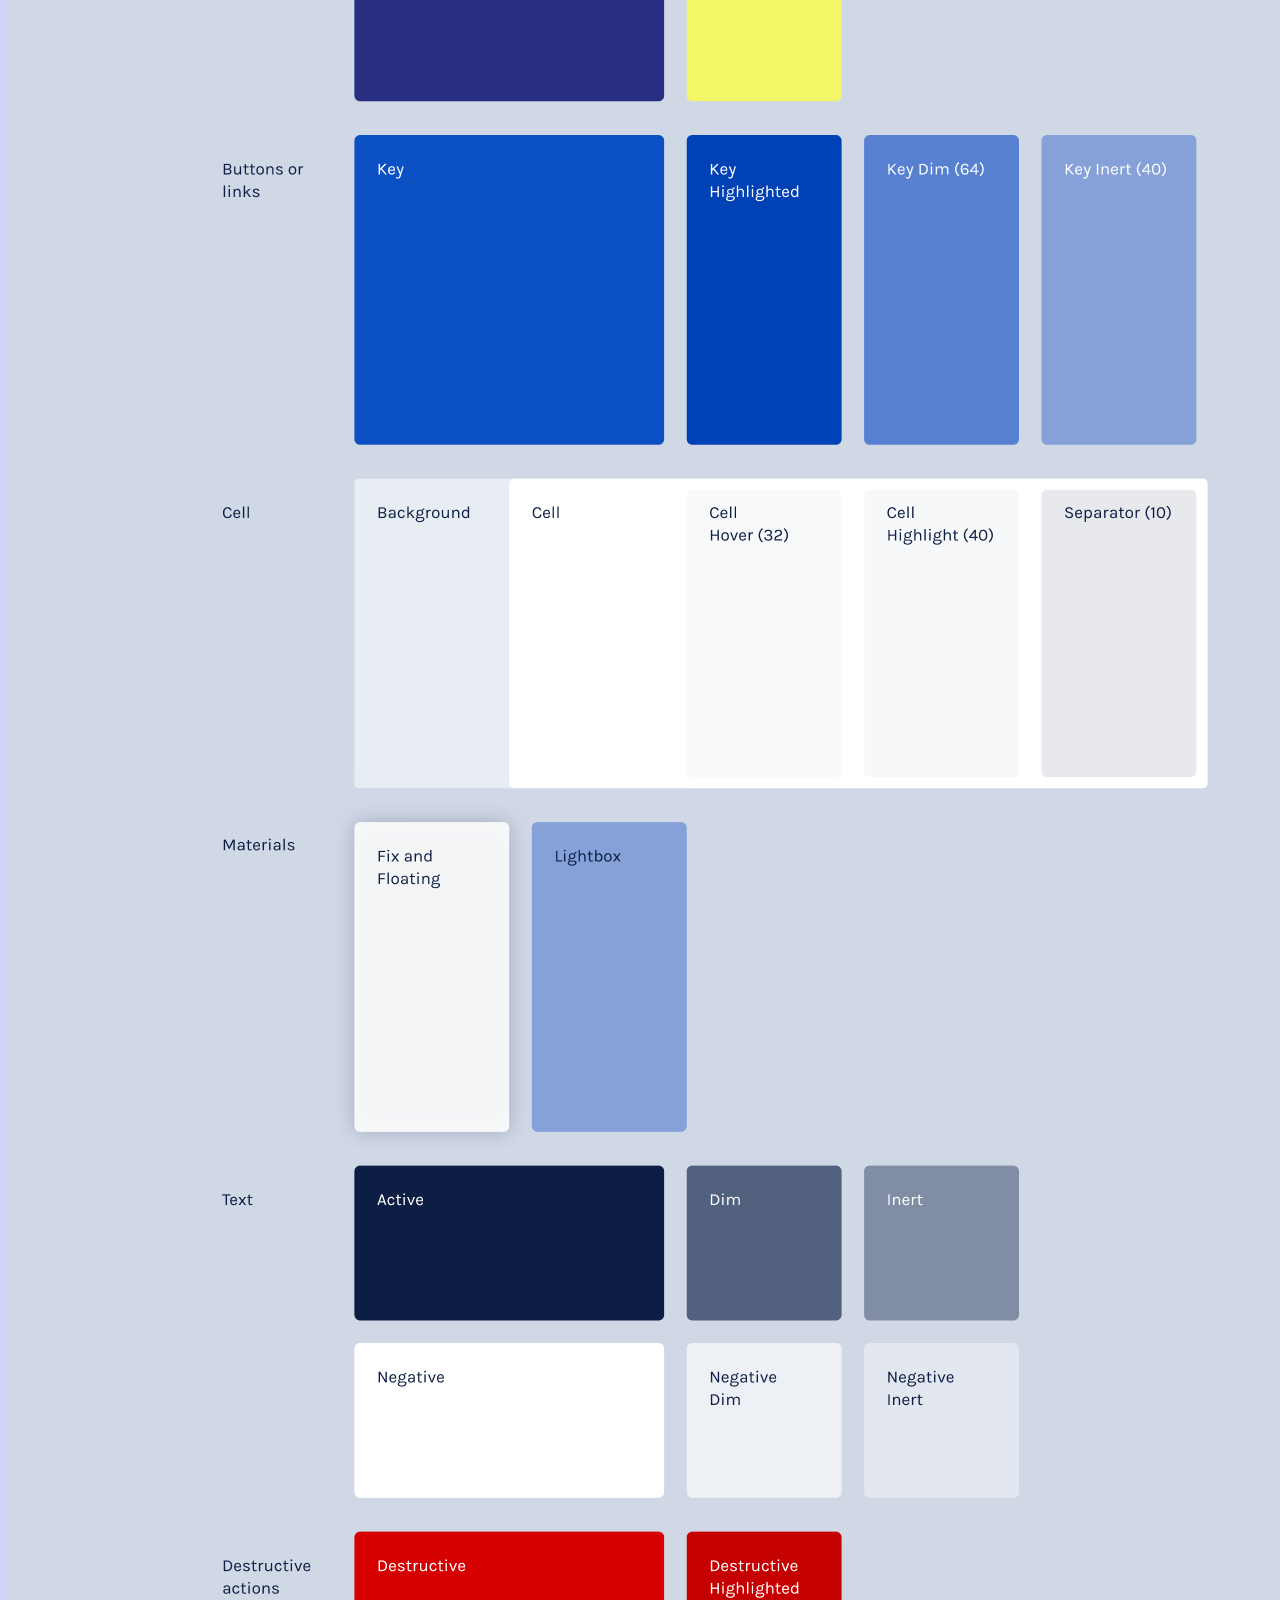
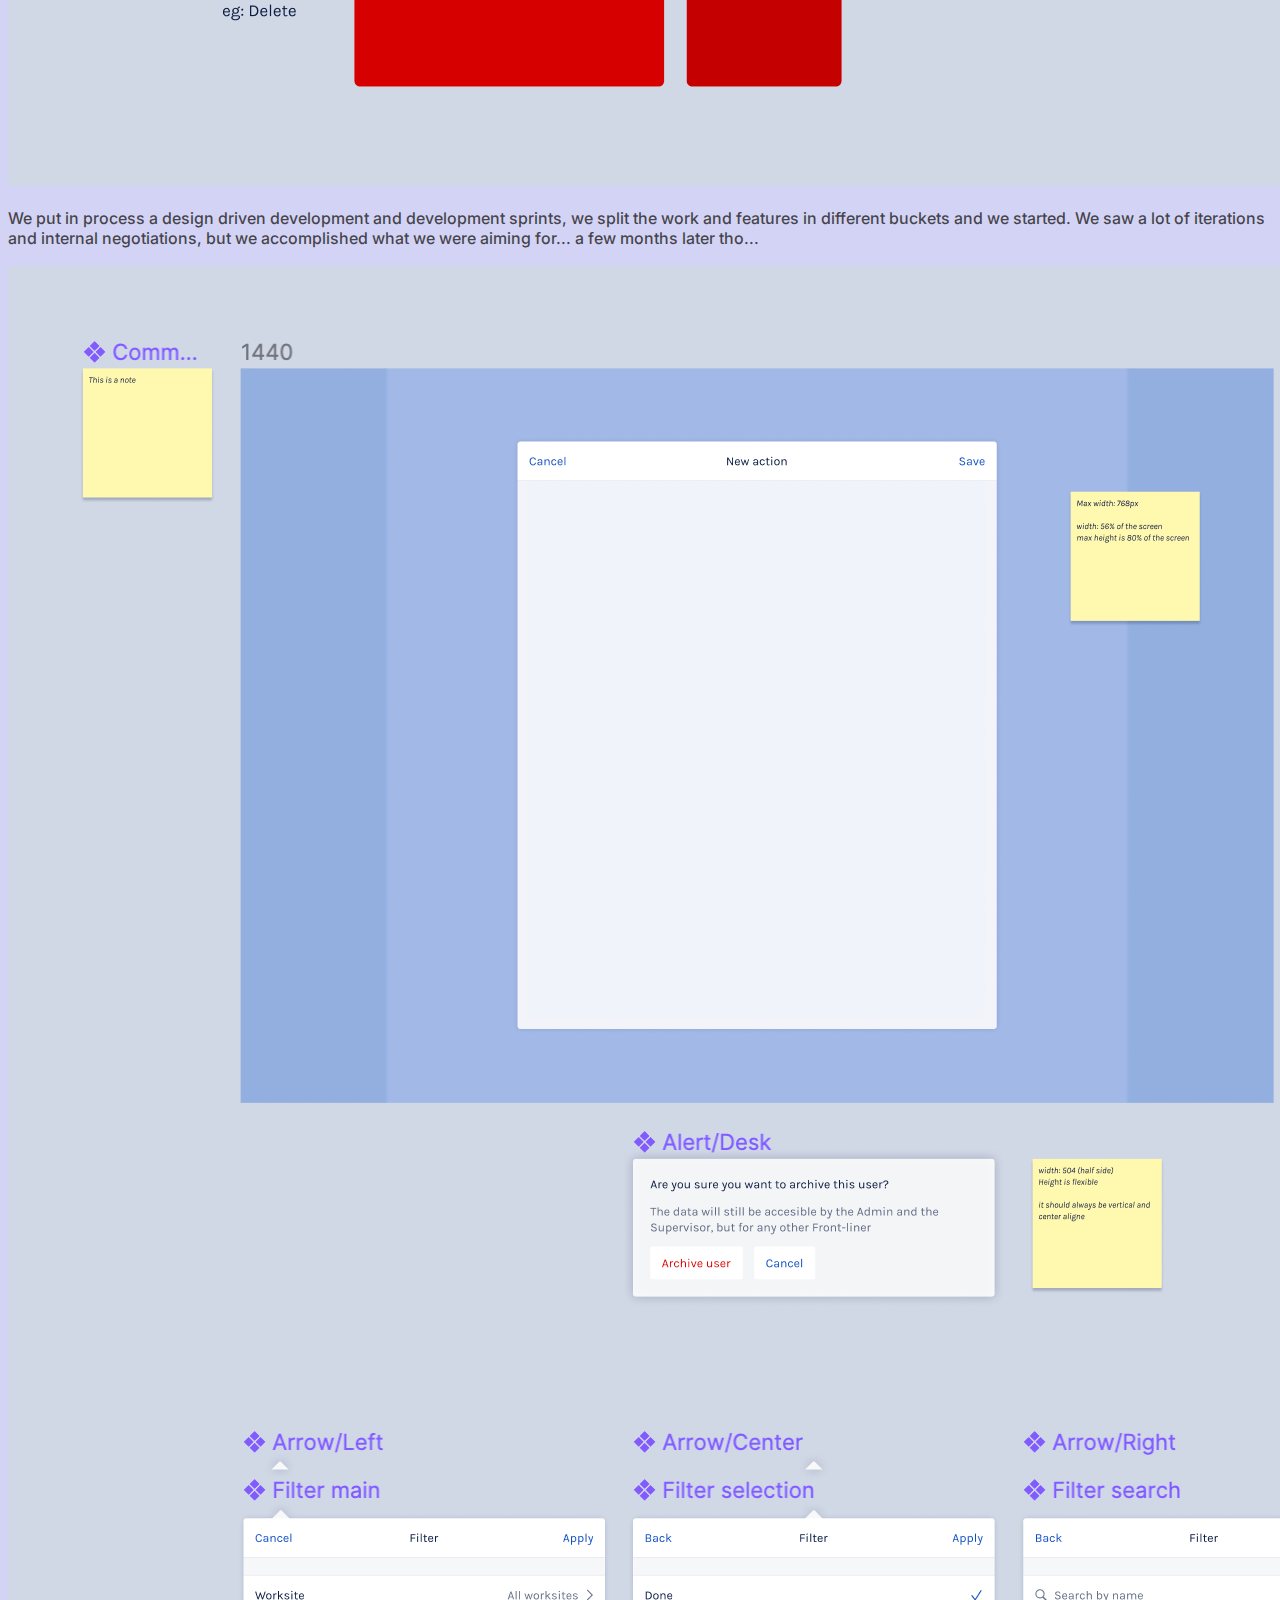
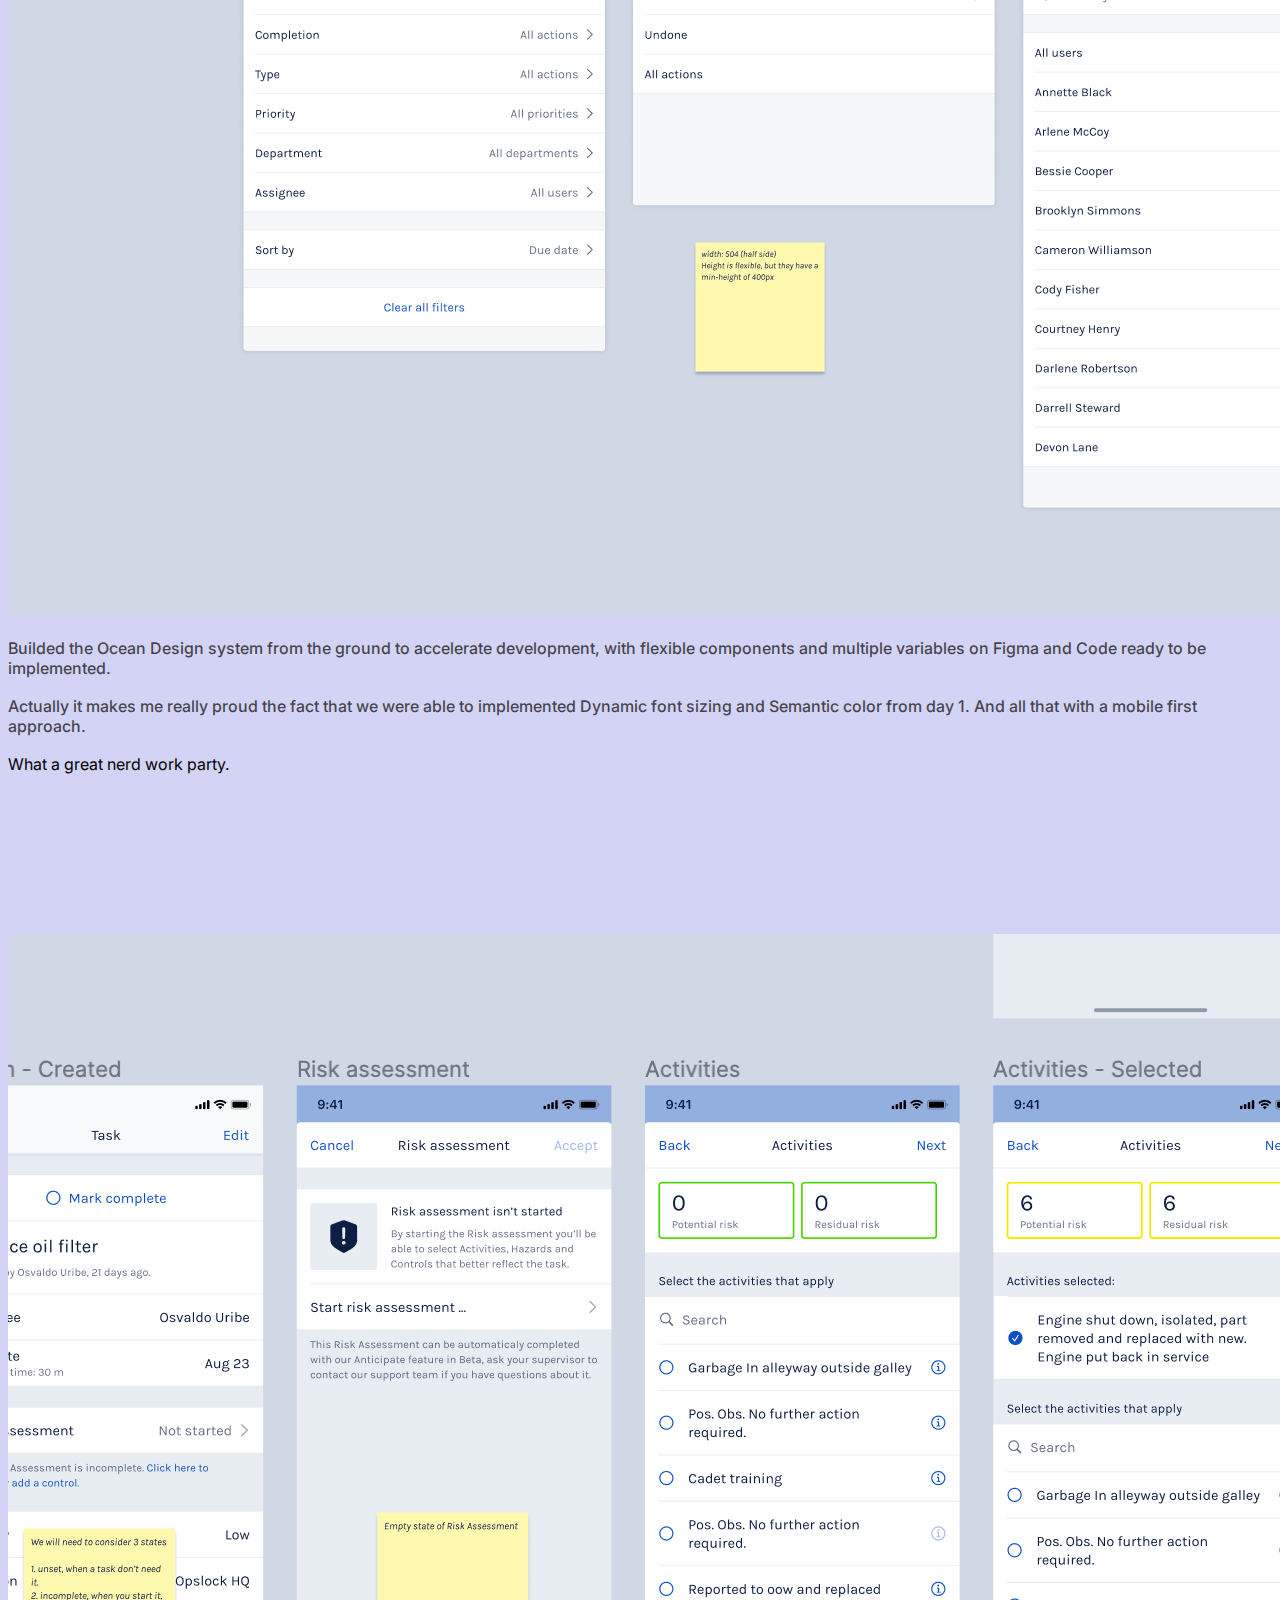
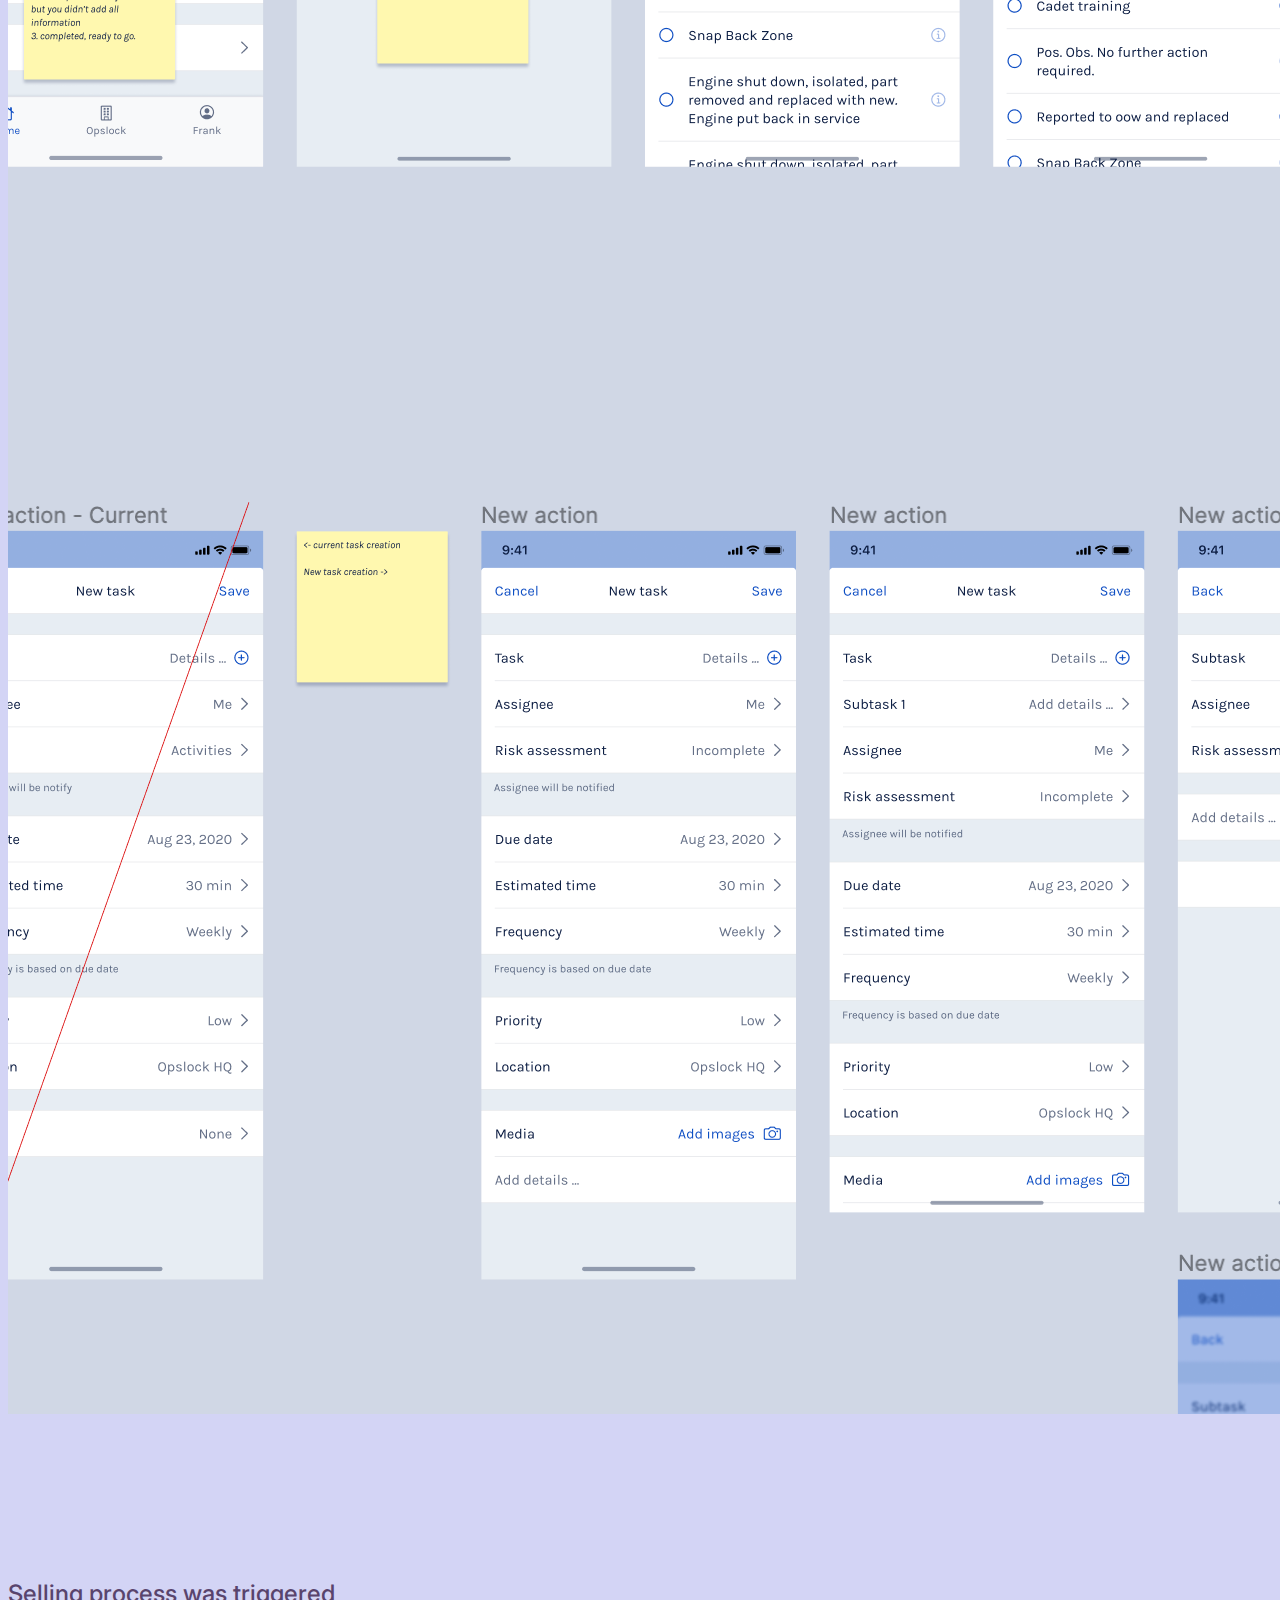
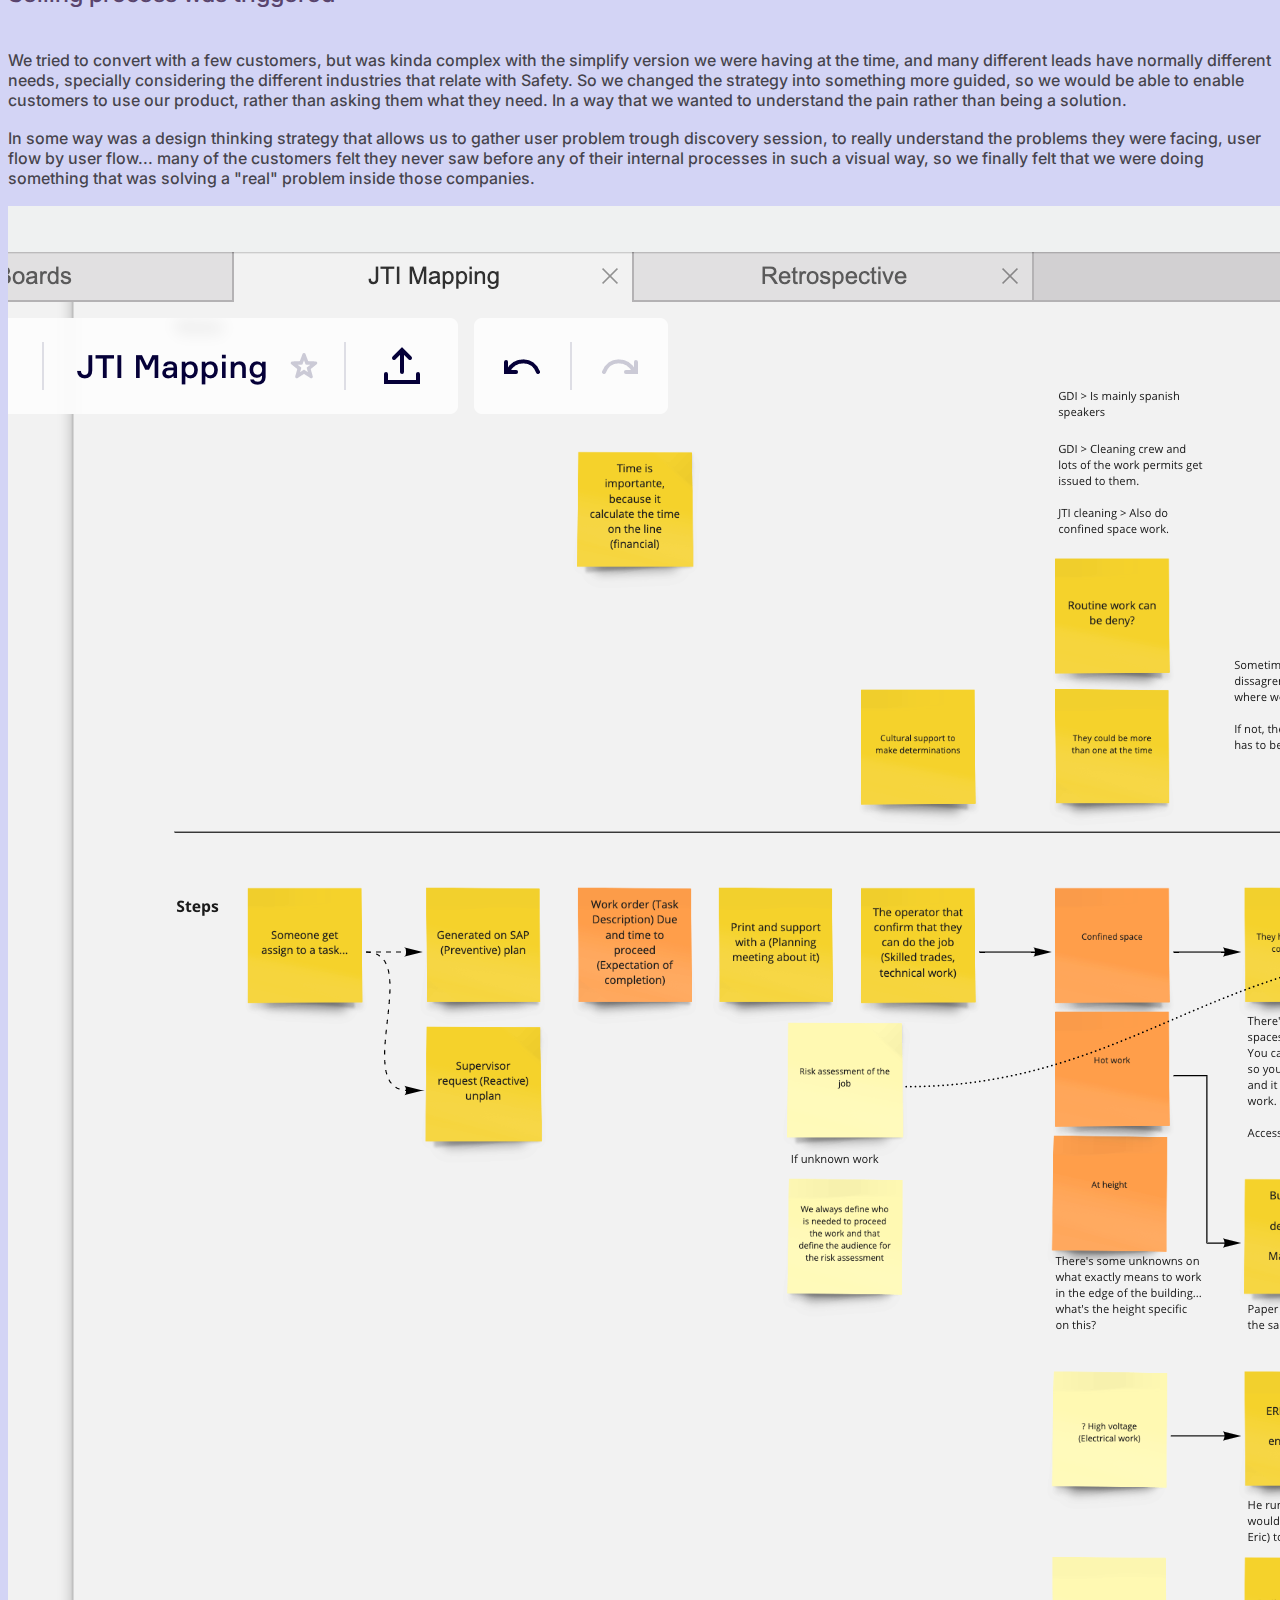
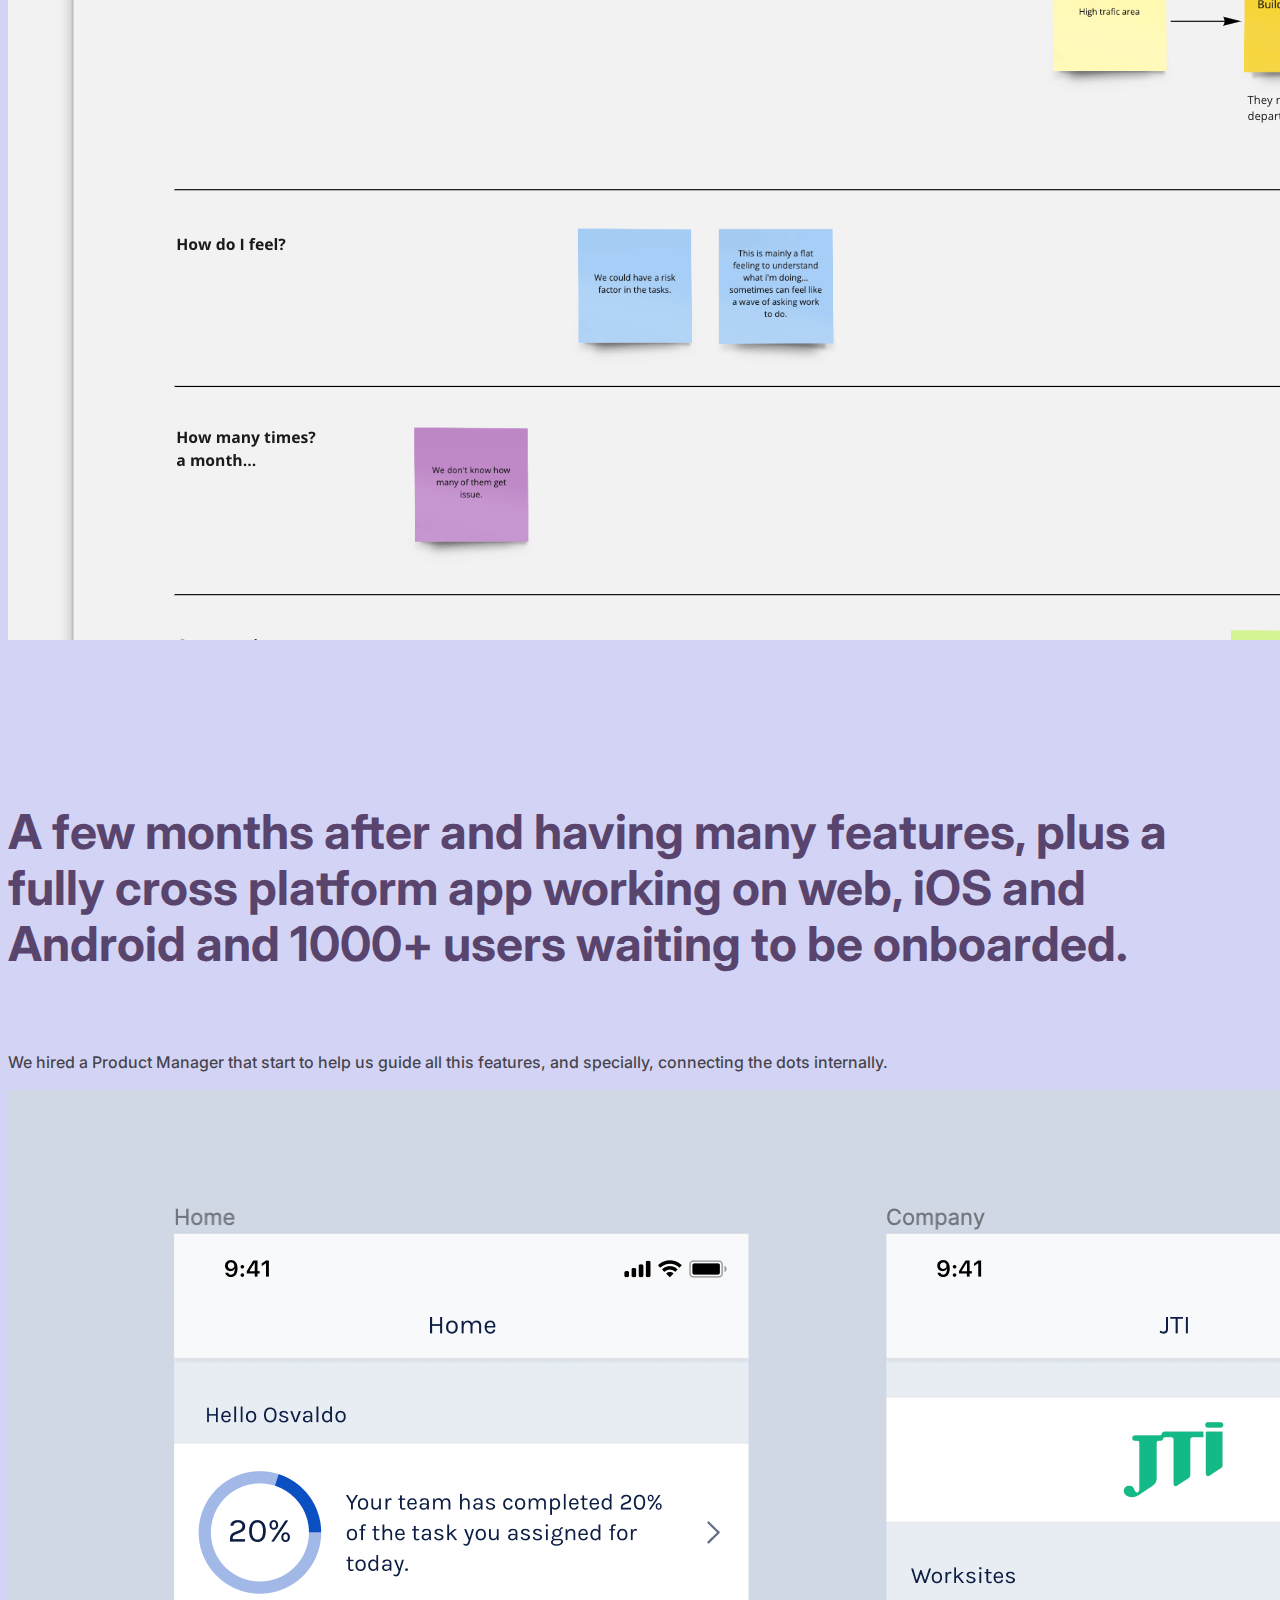
<file: opslock.html>
<!DOCTYPE html>
<html lang="en">
  <head>
    <meta charset="utf-8">
    <meta name="viewport" content="width=device-width, initial-scale=1, shrink-to-fit=no">
	<title>Osvaldo Uribe > Opslock</title>
    <!-- Bootstrap CSS -->
    <link rel="stylesheet" href="https://maxcdn.bootstrapcdn.com/bootstrap/4.0.0-beta.2/css/bootstrap.min.css" integrity="sha384-PsH8R72JQ3SOdhVi3uxftmaW6Vc51MKb0q5P2rRUpPvrszuE4W1povHYgTpBfshb" crossorigin="anonymous">
    <!-- Custom Style -->
	<link rel="stylesheet" href="style.css?=v1">
  </head>
  <body style="background-color:#D3D4F5;">
	<header class="container">
		<div class="row">
			<div class="col-md-12">
				<h1><a href="index.html">Osvaldo Uribe</a></h1>
			</div>
		</div>
	</header>
	
	<section class="container">
		<div class="row project">
			<div class="col-md-8 offset-md-2">
				<h2>Capturing risk as a variable with Opslock</h2>
				<p>When I joined Opslock, we were around 10 people, if not less, mainly composed by engineers and one sales person. The product was still in validation, based on papers that were handled on digital, and with a big gap in the way the mobile version of it was worked.</p>
				<p>From day one, I started to map information on how processes where put in place and also mapping the Information Architecture of what we know as Legacy product today.</p>
			</div>
		</div><!--row-->
		<div class="row project">
			<div class="col-md-12"><img src="img/legacy-ia.png" class="img-fluid rounded"></div>
		</div>

		<div class="row project">
			<div class="col-md-4">
				<p>I mainly started to create some project posters for design; How the information architecture would be modify, all the white boarding sessions we did with the CEO to understand the uses cases of Safety in the Maritime industry, all the unknowns and possible user flows, but pretty much mapped out as user journey map, so we were able to capture what was the minimal version for each of them.</p>
			</div>
			<div class="col-md-7 offset-md-1">
				<img src="img/project-posters.png" class="img-fluid rounded">
			</div>
		</div>
		<div class="row project">
			<div class="col-md-4">
				<img src="img/ocean-ds-1.png" class="img-fluid rounded">
				<p>After that the technical challenge came in place, we tried to modify what we had in place, but users were already requesting Offline mode and many features that already didn't work well in legacy, so the CTO, proposed me to start with a minimal version, mainly base in Tasks and build in a lean way from the ground up, because in any case they would need to re-write the app.</p>
				<caption>Seeing it from far, I don't know if was it the best idea, but at least we accomplish with more learnings than victories.</caption>
			</div>
			<div class="col-md-4">
				<img src="img/ocean-ds-2.png" class="img-fluid rounded">
				<p>We put in process a design driven development and development sprints, we split the work and features in different buckets and we started. We saw a lot of iterations and internal negotiations, but we accomplished what we were aiming for... a few months later tho...</p>
			</div>
			<div class="col-md-4">
				<img src="img/ocean-ds-3.png" class="img-fluid rounded">
				<p>Builded the Ocean Design system from the ground to accelerate development, with flexible components and multiple variables on Figma and Code ready to be implemented.</p>
				<p>Actually it makes me really proud the fact that we were able to implemented Dynamic font sizing and Semantic color from day 1. And all that with a mobile first approach.</p>
				<caption>What a great nerd work party.</caption>
			</div>
		</div><!--row-->
		<div class="row project">
			<div class="col-md-12"><img src="img/opslock-ui.png" class="img-fluid rounded"></div>
		</div><!--row-->
		<div class="row project">
			<div class="col-md-8 offset-md-2">
				<h3>Selling process was triggered</h3>
			</div>
			<div class="col-md-4 offset-md-2">
				<p>We tried to convert with a few customers, but was kinda complex with the simplify version we were having at the time, and many different leads have normally different needs, specially considering the different industries that relate with Safety. So we changed the strategy into something more guided, so we would be able to enable customers to use our product, rather than asking them what they need. In a way that we wanted to understand the pain rather than being a solution.</p>
			</div>
			<div class="col-md-4">
				<p>In some way was a design thinking strategy that allows us to gather user problem trough discovery session, to really understand the problems they were facing, user flow by user flow... many of the customers felt they never saw before any of their internal processes in such a visual way, so we finally felt that we were doing something that was solving a "real" problem inside those companies.</p>
			</div>
			<div class="col-md-8 offset-md-2">
				<img src="img/jti-mapping.png" class="img-fluid rounded">
			</div>
		</div>
		<div class="row project">
			<div class="col-md-12">
				<h2>A few months after and having many features, plus a fully cross platform app working on web, iOS and Android and 1000+ users waiting to be onboarded.</h2>
				<p>We hired a Product Manager that start to help us guide all this features, and specially, connecting the dots internally.</p>
				<img src="img/opslock-ui-2.png" class="img-fluid rounded">
			</div>
			<div class="col-md-4 offset-md-2">
				<p>Currently we are working in enabling this onboarding process, by removing requirements and adding some easier ways to report internally, plus giving some sense of easiness on who's is best to proceed each task depending on risk based on Activities, Hazards and Controls (which is the basis of risk assessments).</p>
			</div>
			<div class="col-md-4">
				<p>By doing so, we are enabling customers to curate and annotate their own items, so they have access to a Register of Risk, where they can figure, in a very modern interface, how Risk relate to hazards, how hazards relate to other hazards and whats the best way to mitigate them with controls, Isolations or Work permits. Pretty much empowering Safety professionals to curate the risk in their industries.</p>
			</div>
		</div><!--row-->	
		<div class="row project">
			<div class="col-md-4">
				<p>In this project I'm mainly worked with:</br>
				<a href="https://www.linkedin.com/in/joejmeadows/">Joe Meadows</a> as a CEO, and</br>
				<a href="https://www.linkedin.com/in/bryan-goldberg/">Bryan Goldberg</a> as a CTO.</p>
				<p><a href="index.html">Back to home page.</a></p>
			</div>
		</div><!--Project-->
	</section>
	
	<!--RELATED PROJECT-->	
	<div style="background:#F6C4E6; margin:4px; border-radius:8px;">
	<section class="container">
		<div class="row">
			<div class="col-md-4">
				<h2>Mural, enabling collaboration on the go</h2>
				
				<p>This is by far, one of the most increible web app I ever used, because it allows you not just to visualize your thinking, but also to collaborate with others at the same time.</p>
                <p>My role is to enable this collaboration to happen on the go, by normalizing all interface for Mobile and Tablet.</p>
				<a href="mural.html" class="cta-main">Start collaborating</a>
			</div>
			<div class="col-md-6 offset-md-2">
				<img src="img/project-mural.jpg" class="rounded img-fluid">
			</div>
		</div>
	</section>
	</div><!--Project-->
	
	
	<footer class="fluid-container">
		<section class="container">
			<div class="row">
				<div class="col-md-8">
					<h3>Would you like to know a bit more about me and what i’m doing? Let’s talk!</h3>
					<h3>Send me an email to osvaldouribeescobar (at) gmail (dot-com)</h3>
					<p>You like it the portfolio?<br />
					Well, I’d really appreciate if you share it with your friends.</p>
				</div>
			</div><!--row-->
		</section>
	</footer>
  </body>
</html>
</file>
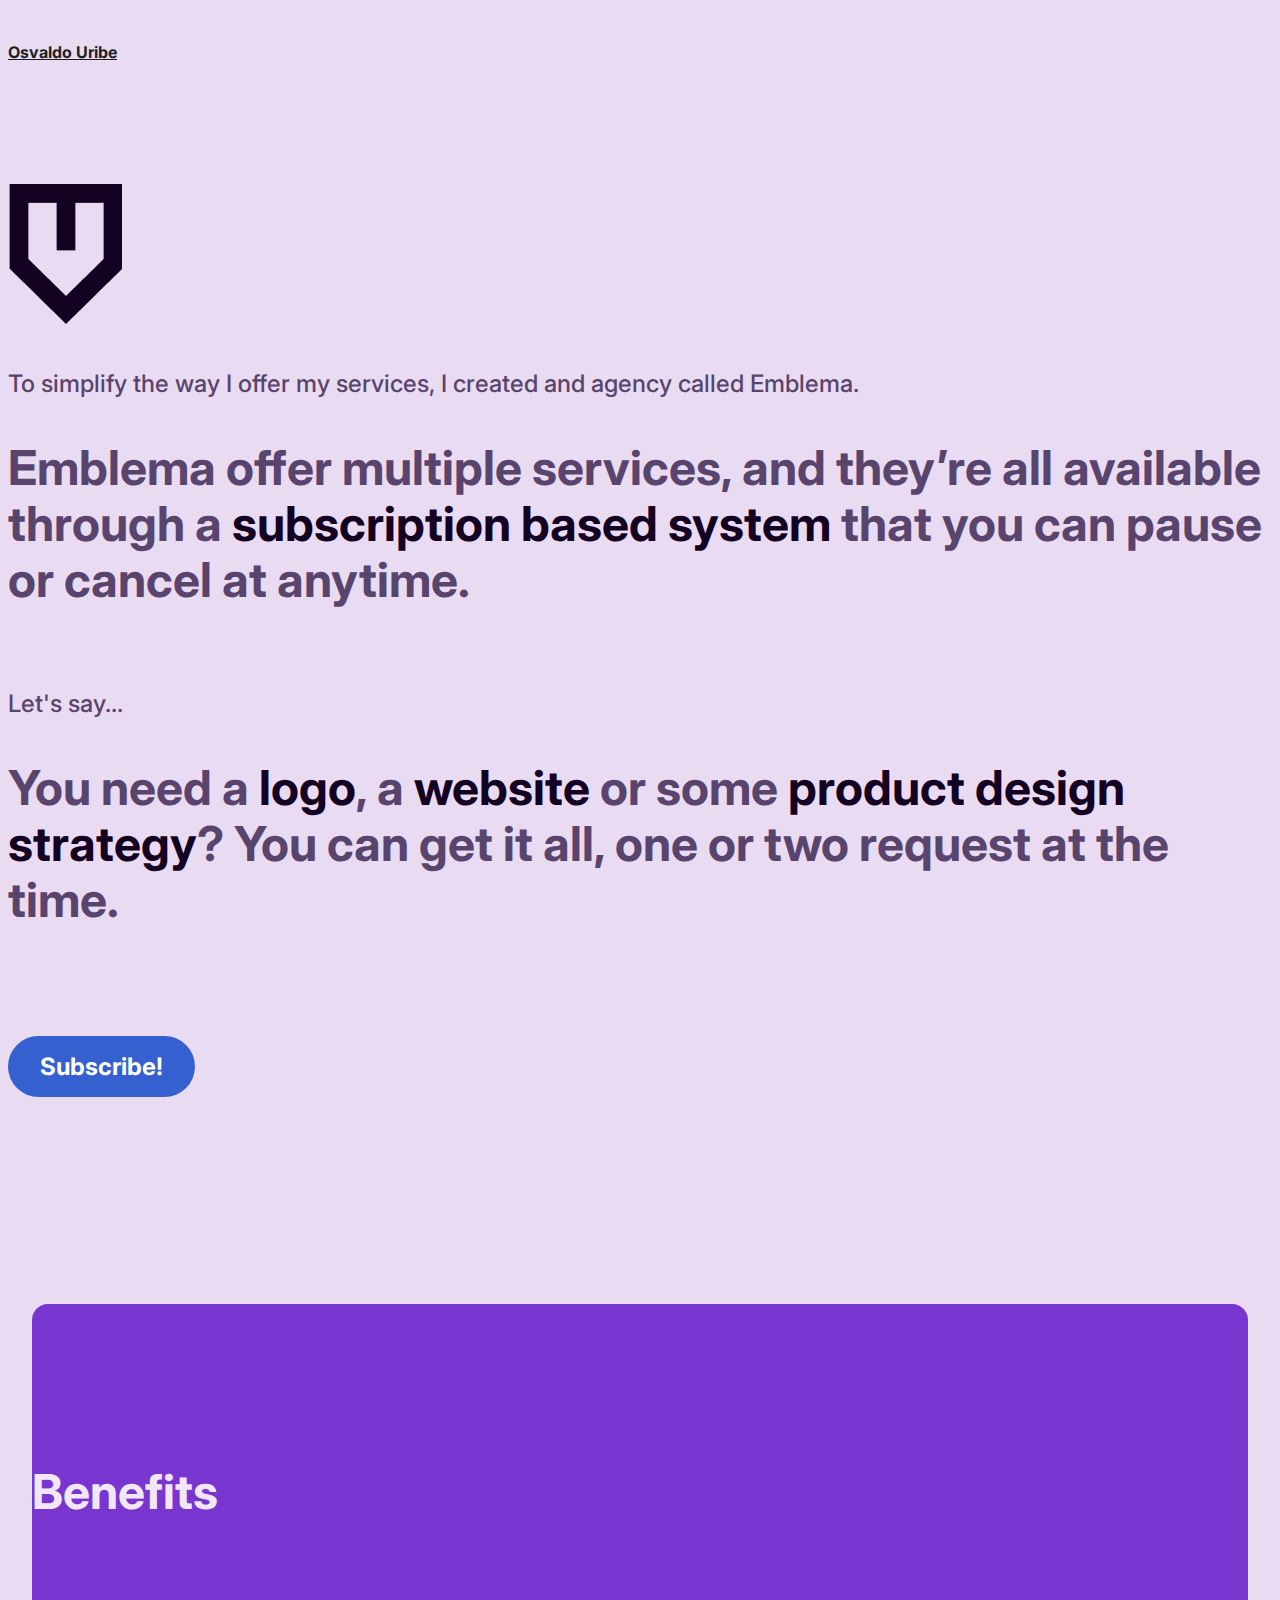
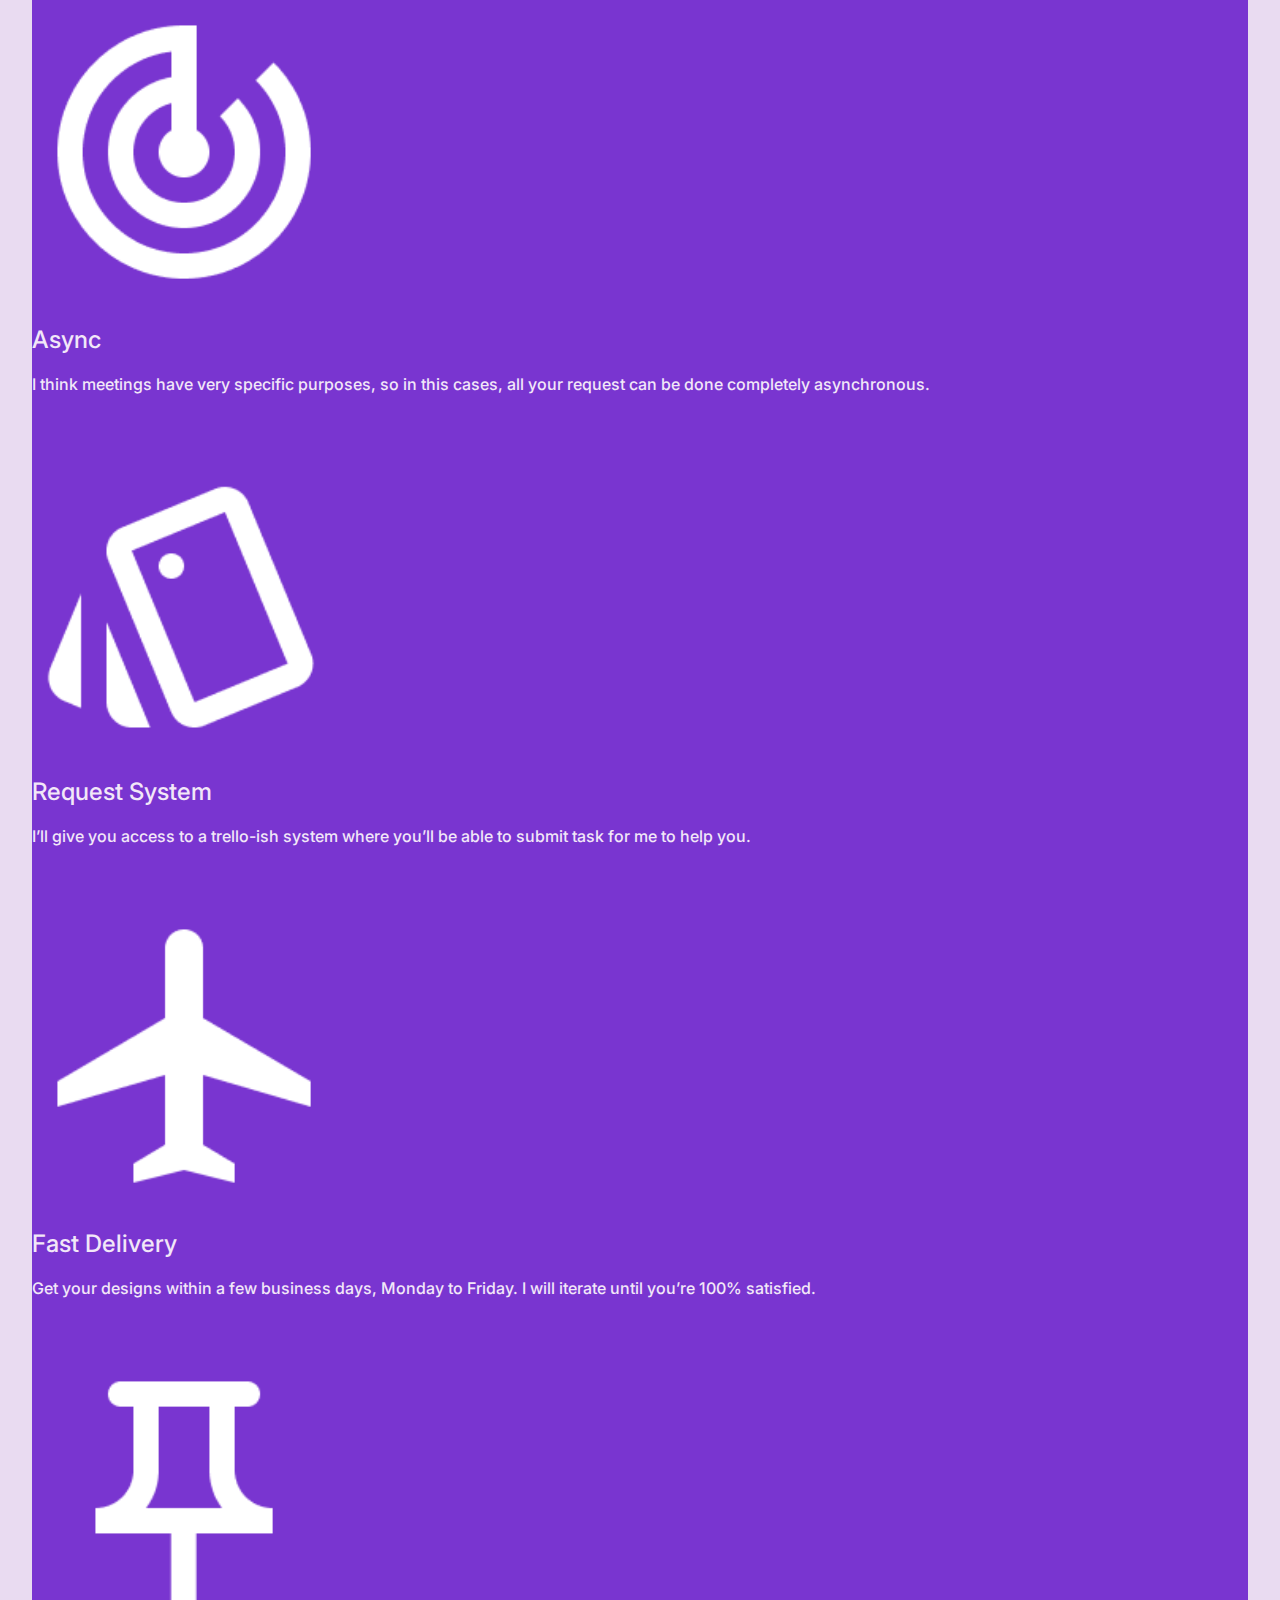
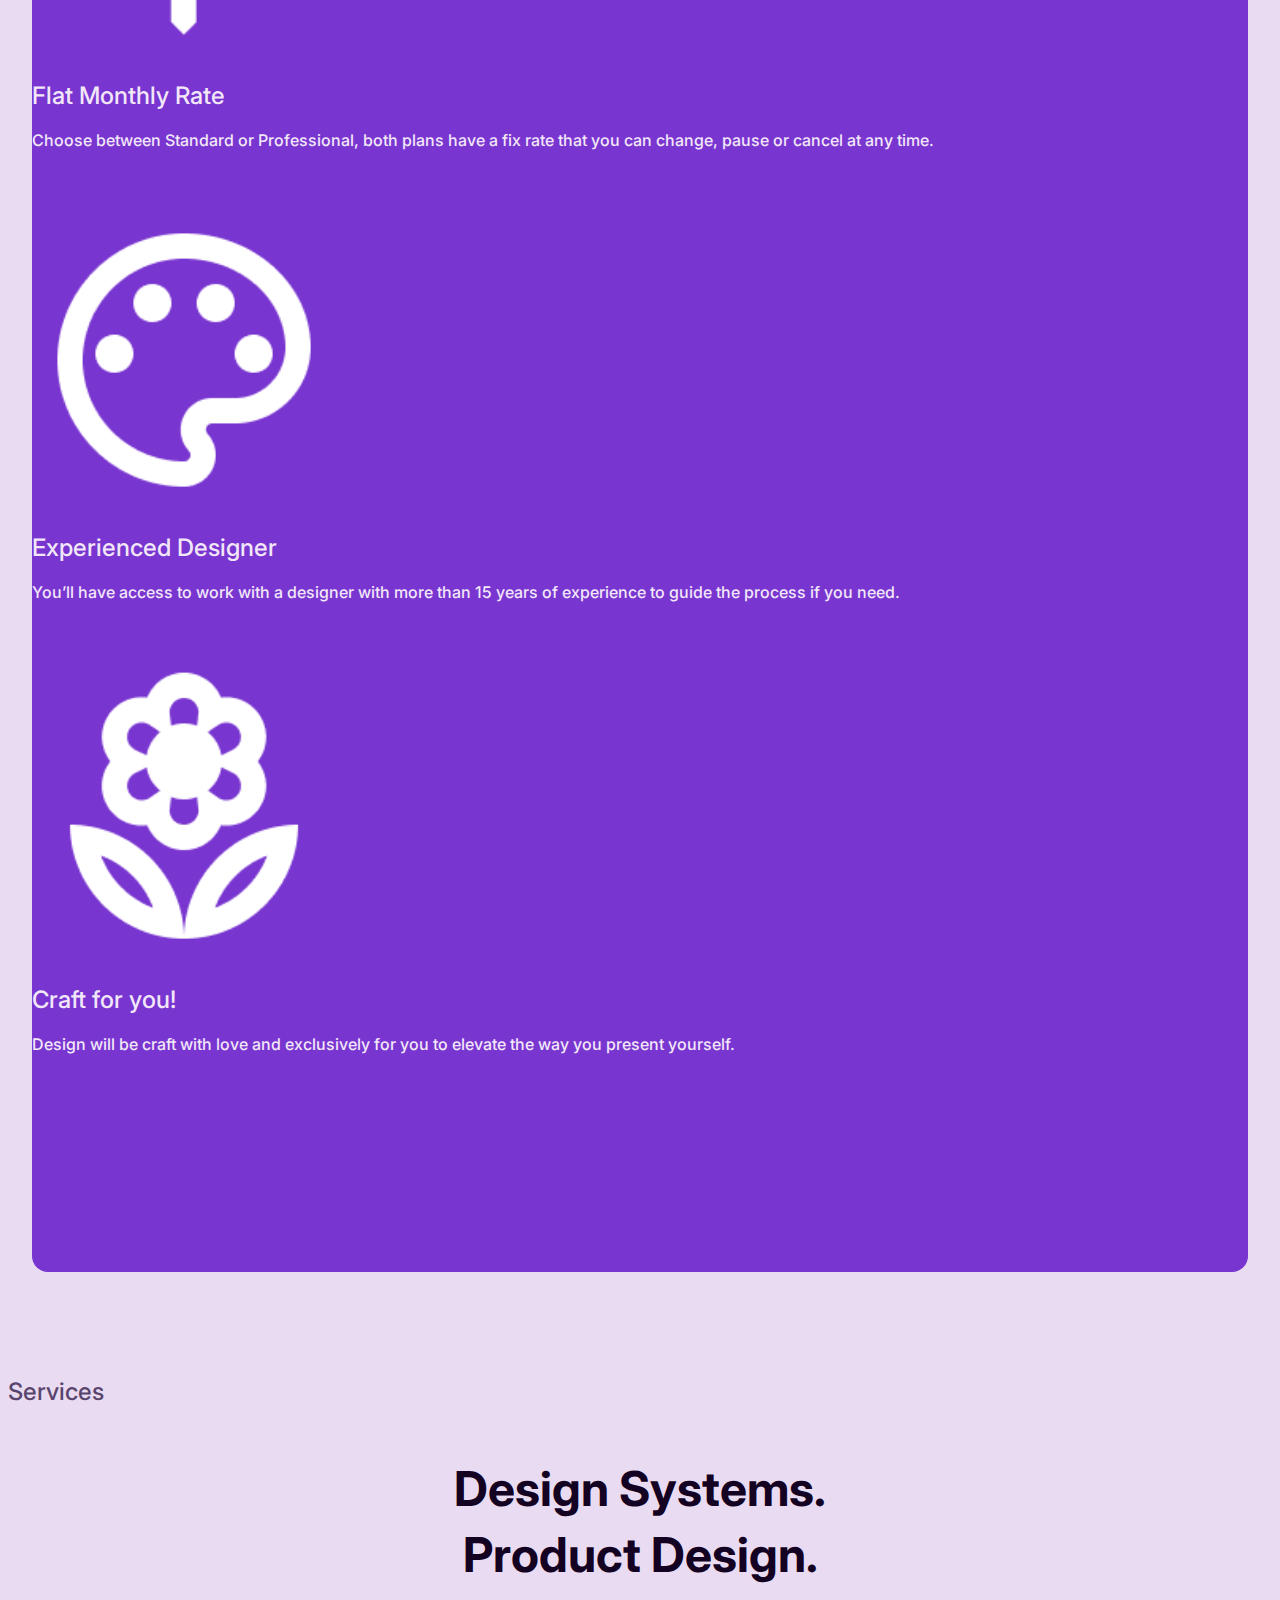
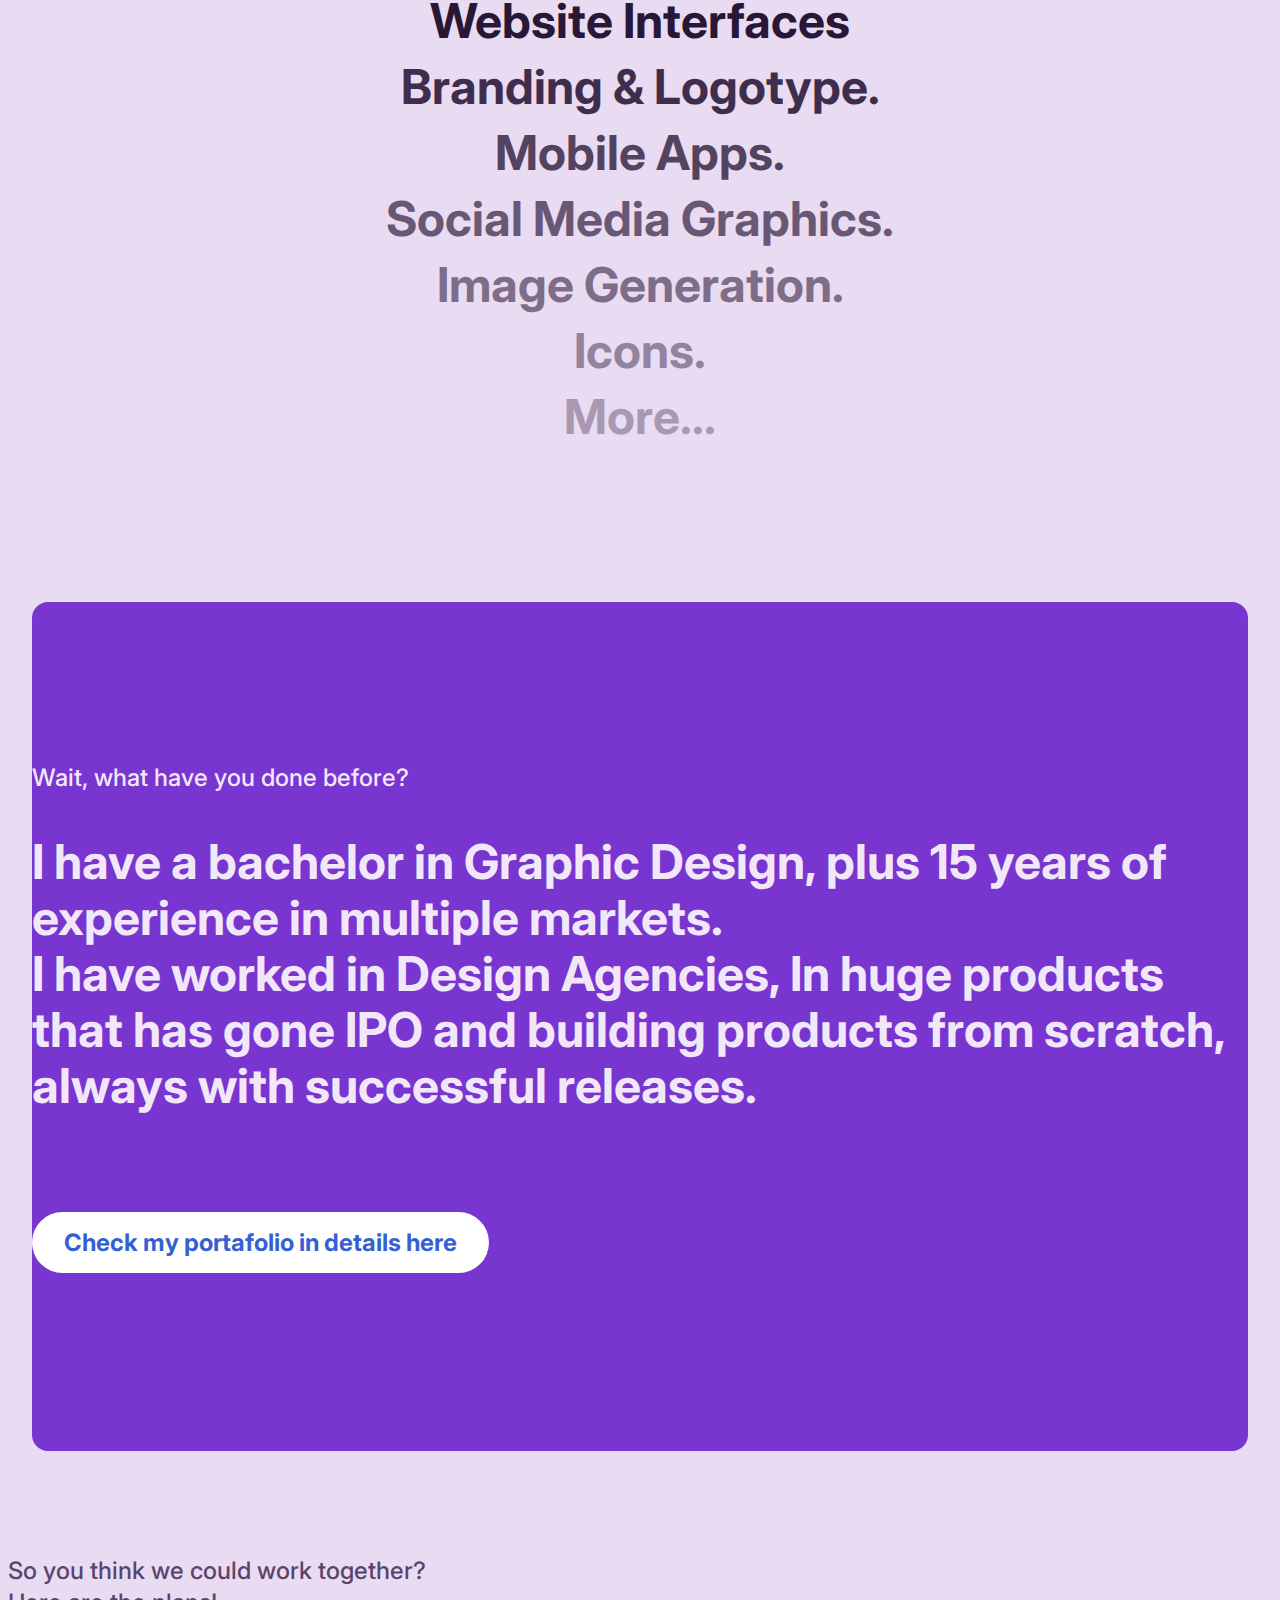
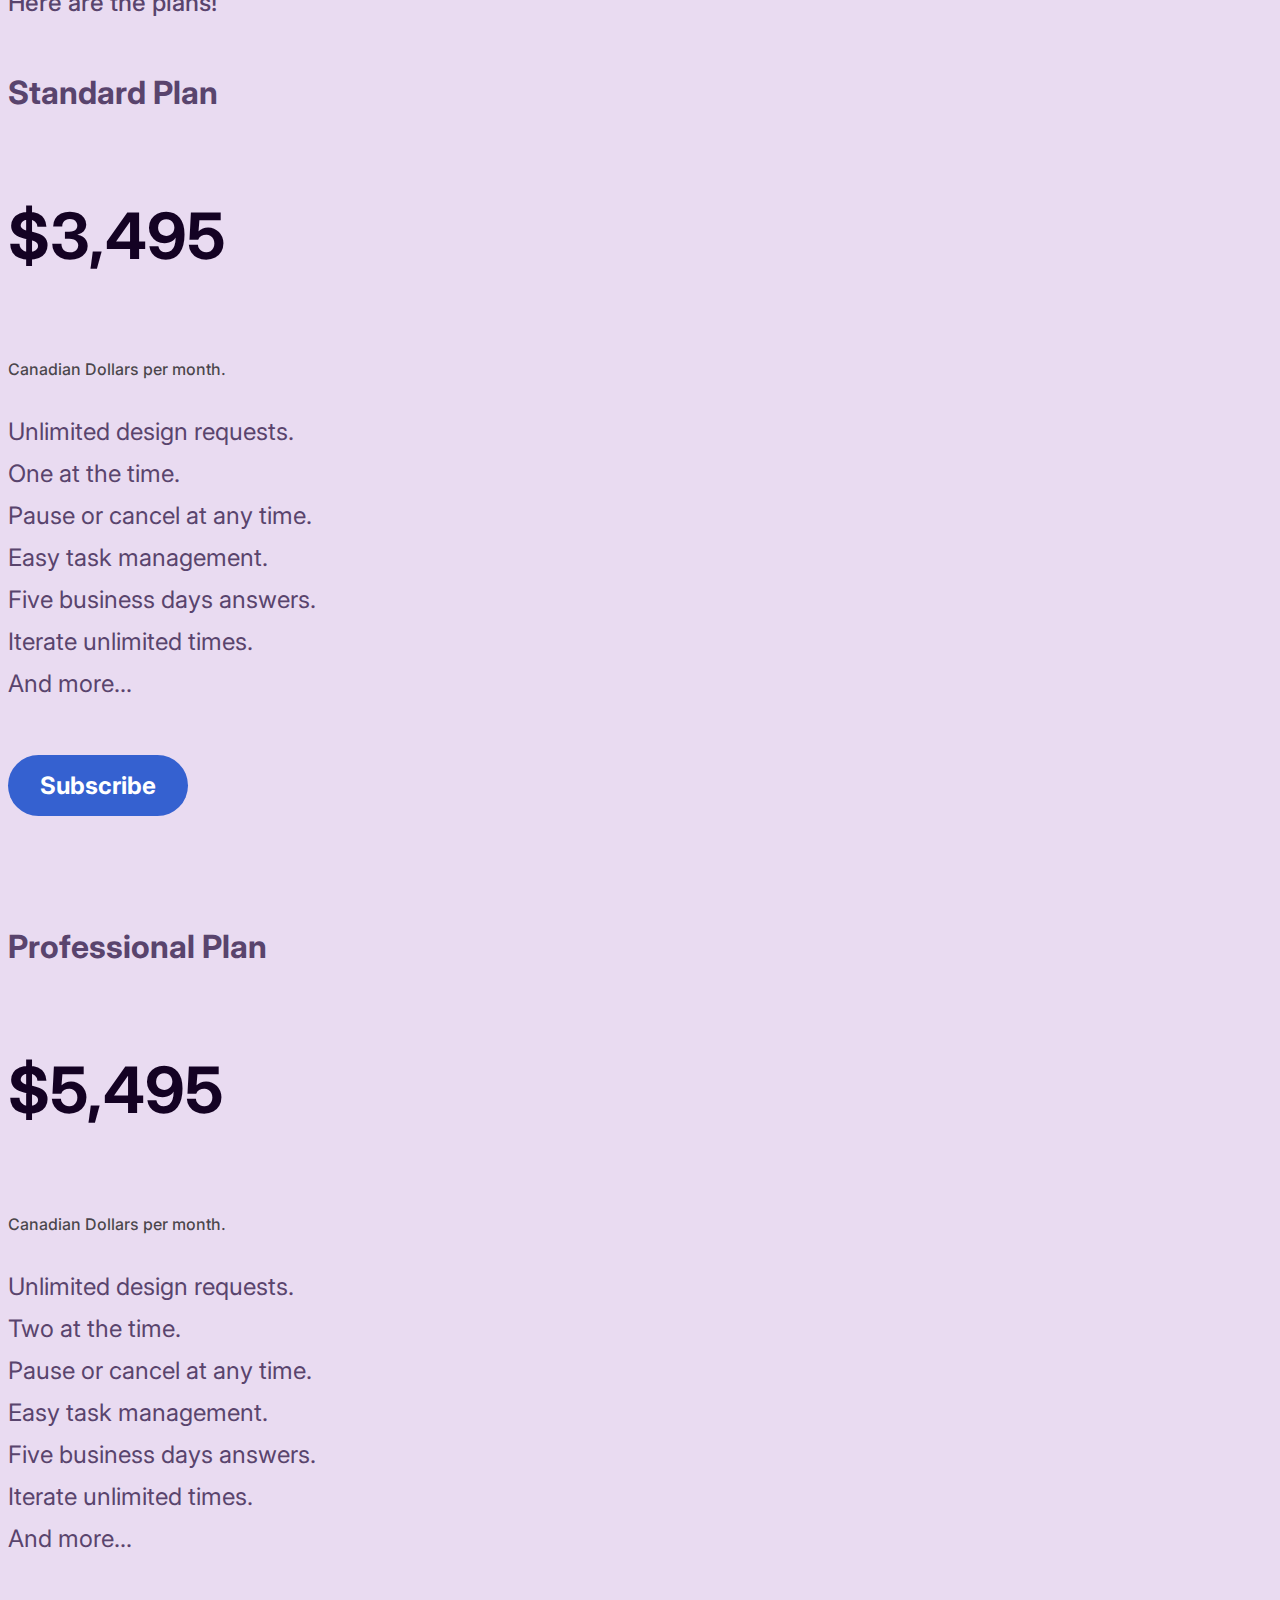
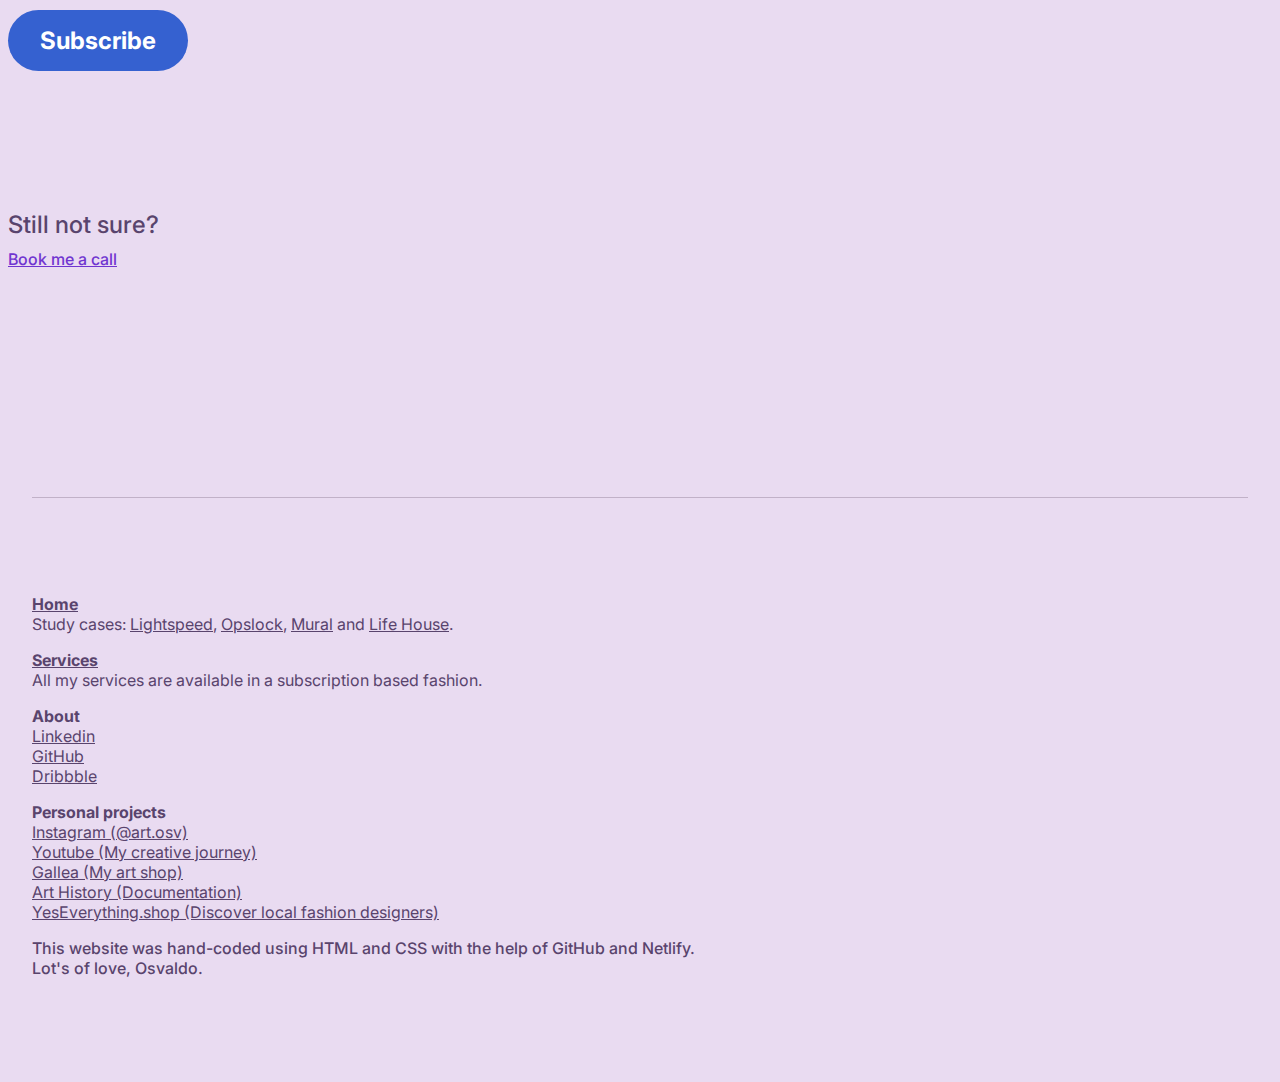
<file: services.html>
<!DOCTYPE html>
<html lang="en">
  <head>
    <meta charset="utf-8">
    <meta name="viewport" content="width=device-width, initial-scale=1, shrink-to-fit=no">
	<title>Osvaldo Uribe Escobar – Product Designer</title>
    <!-- Bootstrap CSS -->
    <link rel="stylesheet" href="https://maxcdn.bootstrapcdn.com/bootstrap/4.0.0-beta.2/css/bootstrap.min.css" integrity="sha384-PsH8R72JQ3SOdhVi3uxftmaW6Vc51MKb0q5P2rRUpPvrszuE4W1povHYgTpBfshb" crossorigin="anonymous">
    <!-- Custom Style -->
	<link rel="stylesheet" href="style.css?=v6">
  </head>
  <body style="background:#E9DBF1;">
	<header class="container">
		<div class="row">
			<div class="col-md-6">
				<h1><a href="index.html">Osvaldo Uribe</a></h1>
			</div>
			<div id="navigation" class="col-md-6">
				<ul>
					<!--<li><a href="services.html">Services</a>-->
					<!-- <li><a href="about.html">About</a> -->
				</ul>
			</div>
		</div>
	</header>
	
	<section class="container text-center" >
	<div class="row justify-content-md-center">
		<div class="col-md-1">
			<img src="img/services/icon-emblema.png" class="img-fluid small-spacing-bottom logotype">
		</div>
	</div>
	<div class="row">
		<div class="col-md-10 offset-md-1">
			<h3 class="text-center">To simplify the way I offer my services, I created and agency called Emblema.</h3>
			<h2 class="text-center">Emblema offer multiple services, and they’re all available through a <span>subscription based system</span> that you can pause or cancel at anytime.</h2>
			<h3 class="text-center">Let's say...</h3>
			<h2 class="text-center">You need a <span>logo</span>, a <span>website</span> or some <span>product design strategy</span>? You can get it all, one or two request at the time.</h2>
			<h4 class="text-center"><a href="#subscribe" class="cta-main">Subscribe!</a></h4>
		</div><!--columns-->
	</div><!--row-->
	</section>
    
    <div class="content-spacing">
	<section class="container dark benefits extra-spacing">
	<div class="row">
		<div class="col-md-12">
			<h2 class="text-center">Benefits</h2>
		</div>
	</div><!--row-->
	<div class="row">
		<div class="col-md-4 text-center small-spacing-bottom">
			<img src="img/services/icon-async.png" style="width: 25%;">
			<h3 class="text-center">Async</h3>
			<p class="text-center">I think meetings have very specific purposes, so in this cases, all your request can be done completely asynchronous.</p>
		</div>
		<div class="col-md-4 text-center small-spacing-bottom">
			<img src="img/services/icon-request.png" style="width: 25%;">
			<h3 class="text-center">Request System</h3>
			<p class="text-center">I’ll give you access to a trello-ish system where you’ll be able to submit task for me to help you.</p>
		</div>
		<div class="col-md-4 text-center small-spacing-bottom">
			<img src="img/services/icon-fast-delivery.png" style="width: 25%;">
			<h3 class="text-center">Fast Delivery</h3>
			<p class="text-center">Get your designs within a few business days, Monday to Friday. I will iterate until you’re 100% satisfied.</p>
		</div>
		<div class="col-md-4 text-center small-spacing-bottom">
			<img src="img/services/icon-flat-rate.png" style="width: 25%;">
			<h3 class="text-center">Flat Monthly Rate</h3>
			<p class="text-center">Choose between Standard or Professional, both plans have a fix rate that you can change, pause or cancel at any time.</p>
		</div>
		<div class="col-md-4 text-center small-spacing-bottom">
			<img src="img/services/icon-experienced.png" style="width: 25%;">
			<h3 class="text-center">Experienced Designer</h3>
			<p class="text-center">You’ll have access to work with a designer with more than 15 years of experience to guide the process if you need.</p>
		</div>
		<div class="col-md-4 text-center small-spacing-bottom">
			<img src="img/services/icon-craft.png" style="width: 25%;">
			<h3 class="text-center">Craft for you!</h3>
			<p class="text-center">Design will be craft with love and exclusively for you to elevate the way you present yourself.</p>
		</div>
	</div><!--row-->
	</section>
	</div><!--background color-->
	
	<section class="container">
	<div class="row">
		<div class="col-md-8 offset-md-2">
			<h3 class="text-center">Services</h3>
			<ul class="services">
				<li>Design Systems.</li>
				<li>Product Design.</li>
				<li style="opacity:.9;">Website Interfaces</li>
				<li style="opacity:.8;">Branding & Logotype.</li>
				<li style="opacity:.7;">Mobile Apps.</li>
				<li style="opacity:.6;">Social Media Graphics.</li>
				<li style="opacity:.5;">Image Generation.</li>
				<li style="opacity:.4;">Icons.</li>
				<li style="opacity:.3;">More...</li>
			</ul>
		</div><!--columns-->
	</div><!--row-->
	</section>
	
	<div class="content-spacing">
	<section class="container dark extra-spacing">
	<div class="row">
		<div class="col-md-10 offset-md-1">
			<h3>Wait, what have you done before?</h3>
			<h2>I have a bachelor in Graphic Design, plus 15 years of experience in multiple markets.</br>
I have worked in Design Agencies, In huge products that has gone IPO and building products from scratch, always with successful releases.</h2>
			<a href="lightspeed.html" class="cta-main-dark">Check my portafolio in details here</a>
			<!--<a href="about.html" class="cta-secondary">Read about everything I'm doing.</a>-->
		</div>
	</div><!--row-->
	</section>
	</div><!--background color-->
	
	<section class="container" id="subscribe">
	<div class="row">
		<div class="col-md-10 offset-md-1">
			<h3>So you think we could work together?</br>
			Here are the plans!</h3>
		</div>
	</div><!--row-->
	<div class="row">
		<div class="col-md-4 offset-md-1 small-spacing-bottom">
			<h5>Standard Plan</h5>
			<h4>$3,495</h4>
			<p>Canadian Dollars per month.</p>
			<ul>
				<li>Unlimited design requests.</li>
				<li>One at the time.</li>
				<li>Pause or cancel at any time.</li>
				<li>Easy task management.</li>
				<li>Five business days answers.</li>
				<li>Iterate unlimited times.</li>
				<li>And more...</li>
			</ul>
			<a href="https://breeew.com/api/stripe/checkout-session-link/emblem?prices=price_1OB1kcJSN2PZUOg7r0VQk5Nz" class="cta-main">Subscribe</a>
		</div>
		<div class="col-md-4 offset-md-1 small-spacing-bottom">
			<h5>Professional Plan</h5>
			<h4>$5,495</h4>
			<p>Canadian Dollars per month.</p>
			<ul>
				<li>Unlimited design requests.</li>
				<li>Two at the time.</li>
				<li>Pause or cancel at any time.</li>
				<li>Easy task management.</li>
				<li>Five business days answers.</li>
				<li>Iterate unlimited times.</li>
				<li>And more...</li>
			</ul>
			<a href="https://breeew.com/api/stripe/checkout-session-link/emblem?prices=price_1OB2CqJSN2PZUOg7K5oHcvwS" class="cta-main">Subscribe</a>
		</div>
	</div><!--row-->
	<div class="row medium-spacing">
		<div class="col-md-10 offset-md-1">
			<h3>Still not sure?</br>
			<a href="#" class="cta-secondary">Book me a call</a></h3>
		</div>
	</div><!--row-->
	</section>
	
	<footer class="fluid-container">
	<section class="container">
		<div class="row">
			<div class="col-md-3">
				<ul>
					<li><a href="index.html">Home</a></li>
					<li>Study cases: <a href="lightspeed.html">Lightspeed</a>, <a href="opslock.html">Opslock</a>, <a href="mural.html">Mural</a> and <a href="lifehouse.html">Life House</a>.</li>
				</ul>
				<ul>
					<li><a href="services.html">Services</a></li>
					<li>All my services are available in a subscription based fashion.</li>
				</ul>
				<ul>
					<li>About</li>
					<li><a href="https://www.linkedin.com/in/osvaldouribe/" target="_blank">Linkedin</a></li>
					<li><a href="https://github.com/osvaldouribe" target="_blank">GitHub</a></li>
					<li><a href="https://dribbble.com/osvaldouribe" target="_blank">Dribbble</a></li>
				</ul>
			</div>
			<div class="col-md-3 offset-md-1">
				<ul>
					<li>Personal projects</li>
					<li><a href="https://www.instagram.com/art.osv/" target="_blank">Instagram (@art.osv)</a></li>
					<li><a href="https://www.youtube.com/@osvaldouribe" target="_blank">Youtube (My creative journey)</a></li>
					<li><a href="https://www.gallea.ca/en/artists/osv" target="_blank">Gallea (My art shop)</a></li>
					<li><a href="https://artosv.netlify.app" target="_blank">Art History (Documentation)</a></li>
					<li><a href="https://yeseverything.shop" target="_blank">YesEverything.shop (Discover local fashion designers)</a></li>
				</ul>
			</div>
			<div class="col-md-3 offset-md-2">
				<p>This website was hand-coded using HTML and CSS with the help of GitHub and Netlify.</br>
				Lot's of love, Osvaldo.</p>
			</div>
		</div><!--row-->
	</section>
</footer>
  </body>
</html>
</file>
<file: style.css>
@import url('https://fonts.googleapis.com/css2?family=Inter:wght@400;500;700&display=swap');
body{font-family: 'Inter', sans-serif; background-color: #E9DBF1;}

section, .project{padding:80px 0;}
footer{border-top:1px solid #C1B1C8; margin:24px;}

/*typography*/

h1{
	font-size: 16px;
	font-weight: 700;
	margin: 40px 0 0 0;
	line-height:1.5;
}
h1 a{
	color: #201F1F;
}
h2{
	font-size: 48px;
	line-height: 56px;
	font-weight: 700;
	font-style: normal;
	margin: 0 0 80px 0;
	color: #59446D;
}
h2 span{
	color: #140223;
}
h3{
	font-size: 24px;
	line-height: 32px;
	font-weight: 500;
	font-style: normal;
	margin: 0 0 40px 0;
	color: #59446D;
}
h4{
	color: #140223;
	font-size: 64px;
	font-style: normal;
	font-weight: 700;
	line-height: normal;
}
h5{
	color: #59446D;
	font-size: 32px;
	font-style: normal;
	font-weight: 700;
	line-height: normal;
}
p{
	font-size: 16px;
	font-weight: 500;
	margin: 18px 0;
	color: rgba(30, 27, 32, 0.80);
}
p.timeline{
	font-size:10px;
	margin:0;
}
figcaption{
	font-size:10px;
	margin: 4px 0;
	color: #4f5255;
}
a.cta-secondary{font-size:16px; text-decoration:underline; color:#7035D0; font-weight: 500;line-height: normal;}
a.cta-secondary:hover{text-decoration:underline;color: #7935D0;}

a.cta-main{font-size:24px; color: #fff; padding: 16px 32px; margin: 18px 0; border-radius: 32px; transition: .5s; background: #3561D0; text-decoration: none; font-weight: 700; display:inline-block;}
a.cta-main:hover{color: #fff; background-color: #7935D0; text-decoration: none;}

a.cta-main-dark{font-size:24px; color: #3561D0; padding: 16px 32px; margin: 18px 0; border-radius: 32px; transition: 1s; background: #fff; text-decoration: none; font-weight: 700; display:inline-block;}

.dark h2, .dark h3, .dark h4, .dark p{color:#F2E7F8;}

h2 a, h3 a, p a, figcaption a{color: #7035D0; text-decoration:underline;}
h1 a:hover, h2 a:hover, h3 a:hover, p a:hover, figcaption a:hover, #navigation ul li a:hover {text-decoration: none; color: #7D349D;}
/*specifics*/

.benefits h3{margin:16px 0;}
#navigation ul {list-style:none;padding:0;margin:40px 0 0 0;text-align:right; font-size:16px; line-height:1.5;}
#navigation ul li a {color: #201F1F;}
ul.services{list-style:none; text-align:center; width:100%; padding:0;font-size:48px; font-weight:700; line-height:66px; color:#140223;}

/*Spacing*/
.extra-spacing{padding:160px 0;}
.medium-spacing{padding:80px 0;}
.small-spacing-bottom{padding-bottom:40px}

.content-spacing{background:#7935D0; margin:24px; border-radius:16px;}

#subscribe ul{font-size: 24px;font-style: normal;font-weight: 400;line-height: 42px;list-style:none;padding:0;color: #59446D;margin:32px 0;}

footer ul{list-style:none;padding:0;color:#59446D;}
footer ul li:first-child{font-weight:700;}
footer a, footer p{color:#59446D;}
footer p{margin:0;}

/*Not sure what "#doing" is*/
#doing{
	background: url(img/graph.png) left top no-repeat fixed #D8D8D8;
	background-size: 1030px;
}
#doing p:first-child{padding-top: 320px;}
#doing p:last-child{padding-bottom: 70px;}

/* Responsive */
@media only screen and (max-width:1024px){
	#doing{
		background: url(img/graph.png) left top no-repeat #D8D8D8;
		background-size: 960px;
	}
	#doing p:first-child{padding-top: 680px;}
}
@media only screen and (max-width:768px){
	#doing{
		background: url(img/graph.png) center top no-repeat #D8D8D8;
		background-size: 780px;
	}
	#doing p:first-child{padding-top: 620px;	}
	#doing p:last-child{padding-bottom: 0;
	}

	h2, ul.services{font-size:32px;line-height:42px;} h2{margin: 0 0 40px 0;}
	.logotype{width:10%;}
	.extra-spacing{padding:40px 8px;}
	.medium-spacing{padding:8px;}
	.content-spacing{margin:8px;padding:16px;}
}

.video-responsive{
    position: relative; padding-bottom: 56.25%; padding-top: 30px; height: 0; overflow: hidden;
}
.video-responsive iframe{
    position: absolute; top: 0; left: 0; width: 100%; height: 100%; 
}
</file>
